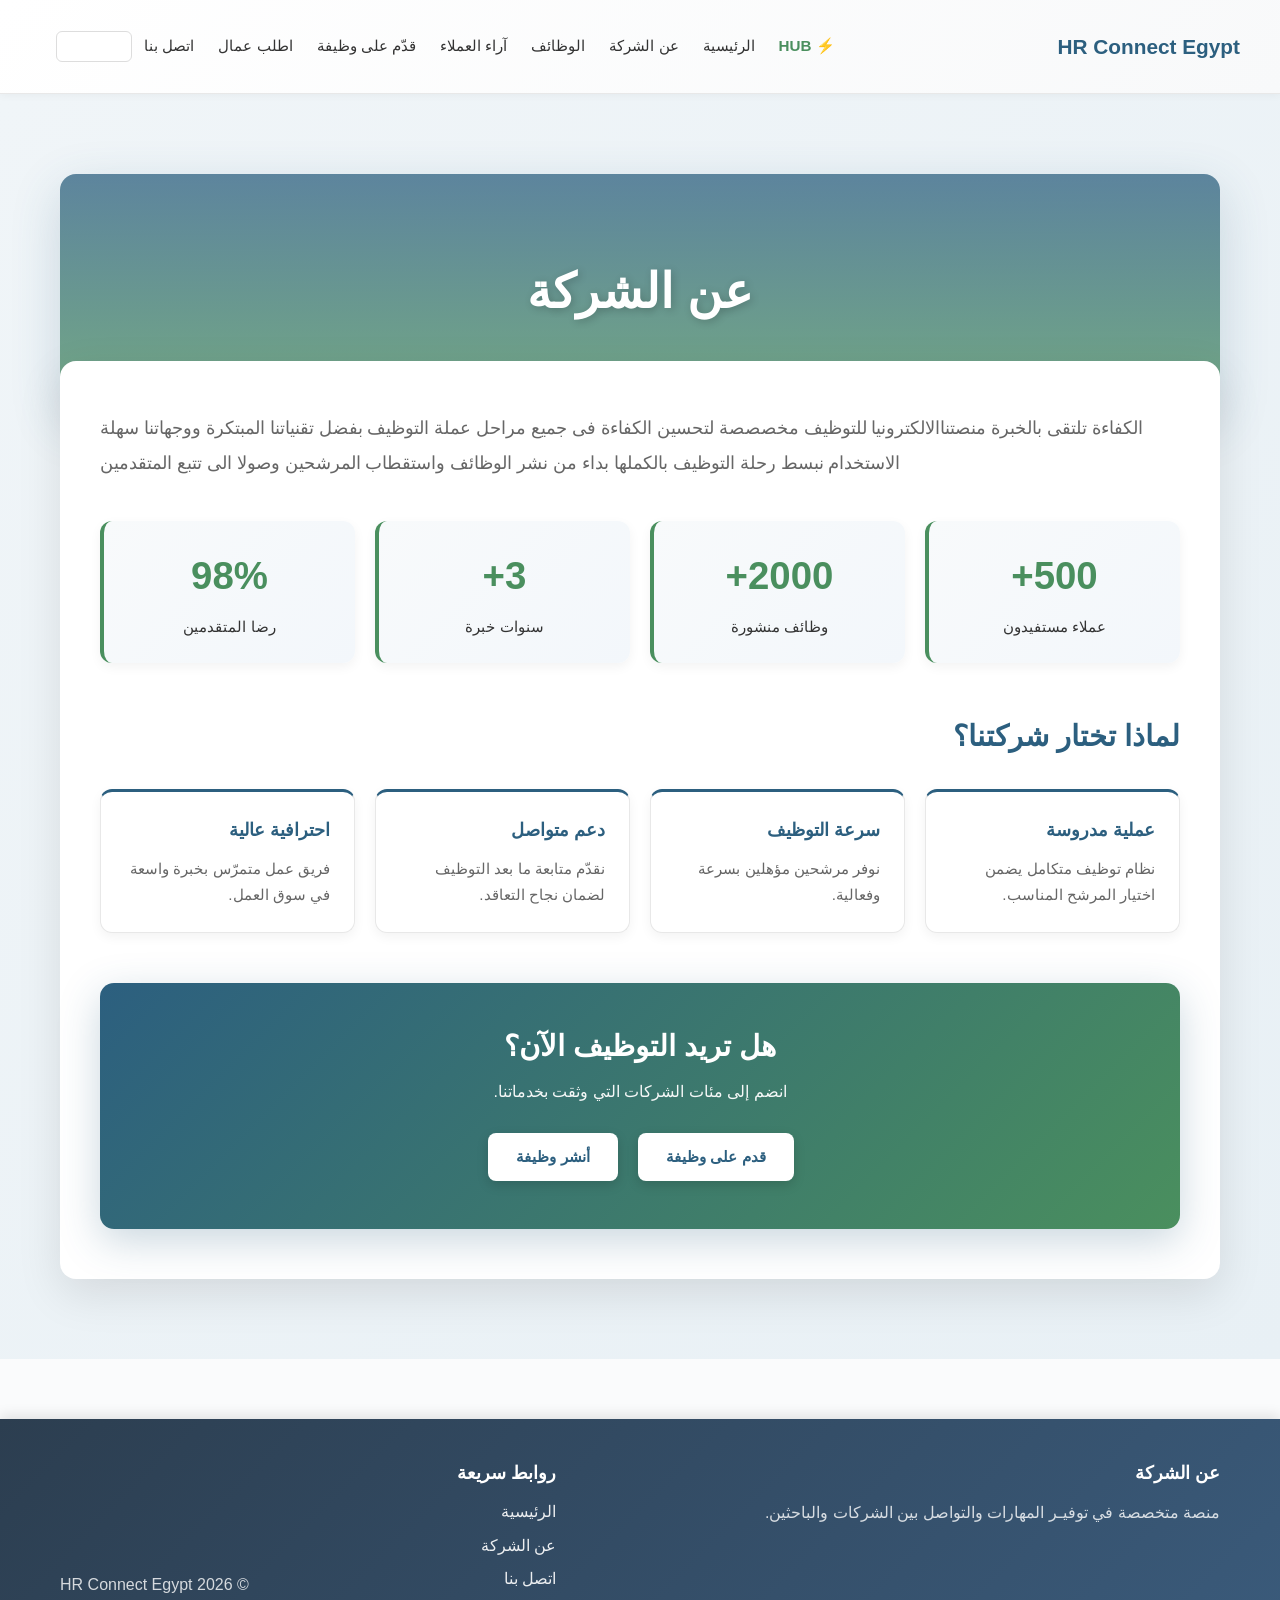
<file: about.html>
<!DOCTYPE html>
<html lang="ar">
<head>
  <meta charset="UTF-8">
  <meta name="viewport" content="width=device-width, initial-scale=1.0">
  <meta name="theme-color" content="#2c5f7f">
  <title>عن الشركة - HR Connect Egypt</title>
  <link rel="stylesheet" href="index.css">
  <style>
    :root{--primary:#2c5f7f;--accent:#4a8f5e;--light-bg:#f0f5f8;--text:#333;--text-light:#666}
    body{font-family:'Segoe UI',Tahoma,Geneva,Verdana,sans-serif;margin:0;color:var(--text);background:#fafbfc}
    .container{max-width:1200px;margin:0 auto;padding:0 20px}
    .navbar{background:linear-gradient(135deg,#fff 0%,#f8f9fa 100%);border-bottom:1px solid #e8e8e8;box-shadow:0 2px 8px rgba(0,0,0,0.04)}
    .navbar .container{display:flex;align-items:center;justify-content:space-between;padding:14px 0}
    .nav-brand{font-size:1.3rem;font-weight:700;color:var(--primary);display:flex;align-items:center;gap:6px}
    .nav-links{list-style:none;margin:0;padding:0;display:flex;gap:24px;align-items:center}
    .nav-links a{color:var(--text);text-decoration:none;font-weight:500;transition:color 0.3s;font-size:0.95rem}
    .nav-links a:hover{color:var(--accent)}
    .lang-switch{display:flex;gap:8px}
    .lang-btn{padding:7px 14px;border-radius:6px;border:1.5px solid #ddd;background:#fff;cursor:pointer;font-weight:600;font-size:0.8rem;transition:all 0.3s}
    .lang-btn:hover{border-color:var(--primary);color:var(--primary)}
    .lang-btn.active{background:linear-gradient(135deg,var(--primary),var(--accent));color:#fff;border-color:transparent;box-shadow:0 4px 12px rgba(44,95,127,0.2)}

    .about-page{padding:80px 0;background:linear-gradient(135deg,#f0f5f8 0%,#e8f0f5 100%);min-height:100vh}
    .about-page-header{background:linear-gradient(rgba(44,95,127,0.75),rgba(74,143,94,0.75)),url('https://images.unsplash.com/photo-1552664730-d307ca884978?w=1200&h=600&fit=crop');background-size:cover;background-position:center;padding:80px 40px;border-radius:16px;color:#fff;text-align:center;box-shadow:0 15px 50px rgba(44,95,127,0.2);animation:slideDown 0.6s ease}
    @keyframes slideDown{from{opacity:0;transform:translateY(-20px)}to{opacity:1;transform:translateY(0)}}
    .about-page-header h1{margin:0;font-size:3rem;font-weight:800;text-shadow:2px 2px 8px rgba(0,0,0,0.2)}
    .about-container{background:#fff;margin-top:-50px;padding:50px 40px;border-radius:16px;box-shadow:0 15px 45px rgba(0,0,0,0.1);position:relative;z-index:2;animation:slideUp 0.6s ease}
    @keyframes slideUp{from{opacity:0;transform:translateY(20px)}to{opacity:1;transform:translateY(0)}}
    .about-description{font-size:1.1rem;line-height:2;color:var(--text-light);text-align:left;margin-bottom:2rem}
    .stats{display:grid;grid-template-columns:repeat(auto-fit,minmax(200px,1fr));gap:20px;margin-top:40px}
    .stat{background:linear-gradient(135deg,#f8fafb 0%,#f3f7fb 100%);padding:24px;border-radius:12px;text-align:center;border-left:4px solid var(--accent);transition:all 0.3s;box-shadow:0 4px 12px rgba(0,0,0,0.05)}
    .stat:hover{transform:translateY(-4px);box-shadow:0 8px 24px rgba(74,143,94,0.15)}
    .stat h3{margin:0 0 0.5rem 0;color:var(--accent);font-size:2.4rem;font-weight:800}
    .stat p{margin:0;color:var(--text);font-weight:500;font-size:0.95rem}
    .about-features{margin-top:50px}
    .about-features h2{color:var(--primary);font-size:1.8rem;margin-bottom:30px;font-weight:700}
    .features-grid{display:grid;grid-template-columns:repeat(auto-fit,minmax(240px,1fr));gap:20px;margin-top:30px}
    .feature{background:#fff;padding:24px;border-radius:12px;border:1px solid #e8e8e8;transition:all 0.3s;box-shadow:0 4px 12px rgba(0,0,0,0.05);border-top:3px solid var(--primary)}
    .feature:hover{transform:translateY(-6px);box-shadow:0 12px 32px rgba(44,95,127,0.15);border-top-color:var(--accent)}
    .feature h3{color:var(--primary);font-size:1.1rem;margin-top:0;margin-bottom:12px;font-weight:700}
    .feature p{color:var(--text-light);line-height:1.7;margin:0;font-size:0.95rem}
    .cta-section{background:linear-gradient(135deg,var(--primary) 0%,var(--accent) 100%);color:#fff;padding:40px;border-radius:14px;margin-top:50px;text-align:center;box-shadow:0 12px 40px rgba(44,95,127,0.25);transition:all 0.3s}
    .cta-section:hover{transform:translateY(-4px);box-shadow:0 16px 50px rgba(44,95,127,0.35)}
    .cta-section h2{font-size:1.8rem;margin:0 0 10px 0;font-weight:700}
    .cta-section p{margin:0 0 20px 0;opacity:0.95;font-size:1rem}
    .cta-btn{display:inline-block;background:#fff;color:var(--primary);padding:12px 28px;border-radius:8px;text-decoration:none;font-weight:700;font-size:0.95rem;transition:all 0.3s;margin:8px;box-shadow:0 4px 12px rgba(0,0,0,0.15)}
    .cta-btn:hover{transform:translateY(-2px);box-shadow:0 6px 20px rgba(0,0,0,0.2)}

    footer{background:linear-gradient(135deg,#2c3e50 0%,#3a5a7a 100%);color:#fff;padding:40px 0 20px;margin-top:60px;box-shadow:0 -4px 12px rgba(0,0,0,0.1)}
    footer .container{display:flex;justify-content:space-between;flex-wrap:wrap;gap:30px}
    footer h4{color:#fff;font-size:1.1rem;margin-bottom:12px;font-weight:700}
    footer p{color:rgba(255,255,255,0.8);line-height:1.8;margin:0}
    footer a{color:rgba(255,255,255,0.9);text-decoration:none;transition:color 0.3s}
    footer a:hover{color:#fff}
    footer ul{list-style:none;padding:0;margin:0}
    footer li{margin-bottom:8px}

    /* language helpers */
    .lang-en{display:none}
    [dir="ltr"] .lang-en{display:block}
    [dir="ltr"] .lang-ar{display:none}
    [dir="rtl"] .lang-ar{display:block}
    [dir="rtl"] .lang-en{display:none}

    @media(max-width:768px){
      .about-page-header{padding:50px 20px}
      .about-page-header h1{font-size:2rem}
      .about-container{padding:30px 20px;margin-top:-30px}
      .stats{grid-template-columns:repeat(auto-fit,minmax(140px,1fr));gap:15px}
      .stat{padding:18px}
      .stat h3{font-size:1.8rem}
      .features-grid{grid-template-columns:1fr}
      .cta-section{padding:30px 20px}
      .cta-btn{display:block;margin:10px auto;width:90%}
    }
  </style>
</head>
<body>

  <nav class="navbar">
    <div class="container">
      <div class="nav-brand">HR Connect Egypt</div>
      <div style="display:flex;align-items:center;gap:12px">
        <ul class="nav-links" style="margin:0;display:flex;align-items:center">
          <li><a href="start.html" style="color:#4a8f5e;font-weight:700"><span class="lang-ar">⚡ HUB</span><span class="lang-en">⚡ HUB</span></a></li>
          <li><a href="landing.html"><span class="lang-ar">الرئيسية</span><span class="lang-en">Home</span></a></li>
          <li><a href="about.html"><span class="lang-ar">عن الشركة</span><span class="lang-en">About</span></a></li>
          <li><a href="jobs.html"><span class="lang-ar">الوظائف</span><span class="lang-en">Jobs</span></a></li>
          <li><a href="testimonials.html"><span class="lang-ar">آراء العملاء</span><span class="lang-en">Testimonials</span></a></li>
          <li><a href="worker.html"><span class="lang-ar">قدّم على وظيفة</span><span class="lang-en">Apply for Job</span></a></li>
          <li><a href="company.html"><span class="lang-ar">اطلب عمال</span><span class="lang-en">Request Workers</span></a></li>
          <li><a href="index.html#contact"><span class="lang-ar">اتصل بنا</span><span class="lang-en">Contact</span></a></li>
        </ul>
        <div class="lang-switch" style="margin-left:16px">
          <button id="btnAr" class="lang-btn">عربى</button>
          <button id="btnEn" class="lang-btn">English</button>
        </div>
      </div>
    </div>
  </nav>

  <section class="about-page">
    <div class="container">
      <div class="about-page-header">
        <h1><span class="lang-ar">عن الشركة</span><span class="lang-en">About the Company</span></h1>
      </div>

      <div class="about-container">
        <p class="about-description">
          <span class="lang-ar">الكفاءة تلتقى بالخبرة منصتناالالكترونيا للتوظيف مخصصصة لتحسين الكفاءة فى جميع مراحل عملة التوظيف بفضل تقنياتنا المبتكرة  ووجهاتنا سهلة الاستخدام نبسط رحلة التوظيف بالكملها بداء من نشر الوظائف واستقطاب المرشحين وصولا الى تتبع المتقدمين</span>
          <span class="lang-en">Efficiency meets experience. Our online recruitment platform is designed to enhance efficiency at every stage of the hiring process through our innovative technologies and user-friendly interface. We simplify the entire hiring journey from job posting to candidate tracking.</span>
        </p>

        <div class="stats">
          <div class="stat">
            <h3>500+</h3>
            <p><span class="lang-ar">عملاء مستفيدون</span><span class="lang-en">Clients Served</span></p>
          </div>
          <div class="stat">
            <h3>2000+</h3>
            <p><span class="lang-ar">وظائف منشورة</span><span class="lang-en">Jobs Posted</span></p>
          </div>
          <div class="stat">
            <h3>3+</h3>
            <p><span class="lang-ar">سنوات خبرة</span><span class="lang-en">Years of Experience</span></p>
          </div>
          <div class="stat">
            <h3>98%</h3>
            <p><span class="lang-ar">رضا المتقدمين</span><span class="lang-en">Candidate Satisfaction</span></p>
          </div>
        </div>

        <div class="about-features">
          <h2><span class="lang-ar">لماذا تختار شركتنا؟</span><span class="lang-en">Why choose us?</span></h2>
          <div class="features-grid">
            <div class="feature">
              <h3><span class="lang-ar">عملية مدروسة</span><span class="lang-en">Structured Process</span></h3>
              <p><span class="lang-ar">نظام توظيف متكامل يضمن اختيار المرشح المناسب.</span><span class="lang-en">A complete recruitment system that ensures the right fit.</span></p>
            </div>
            <div class="feature">
              <h3><span class="lang-ar">سرعة التوظيف</span><span class="lang-en">Fast Hiring</span></h3>
              <p><span class="lang-ar">نوفر مرشحين مؤهلين بسرعة وفعالية.</span><span class="lang-en">We deliver qualified candidates quickly and effectively.</span></p>
            </div>
            <div class="feature">
              <h3><span class="lang-ar">دعم متواصل</span><span class="lang-en">Ongoing Support</span></h3>
              <p><span class="lang-ar">نقدّم متابعة ما بعد التوظيف لضمان نجاح التعاقد.</span><span class="lang-en">We provide post-hire follow-up to ensure success.</span></p>
            </div>
            <div class="feature">
              <h3><span class="lang-ar">احترافية عالية</span><span class="lang-en">High Professionalism</span></h3>
              <p><span class="lang-ar">فريق عمل متمرّس بخبرة واسعة في سوق العمل.</span><span class="lang-en">An experienced team with deep market knowledge.</span></p>
            </div>
          </div>
        </div>

        <div class="cta-section">
          <h2><span class="lang-ar">هل تريد التوظيف الآن؟</span><span class="lang-en">Ready to hire?</span></h2>
          <p><span class="lang-ar">انضم إلى مئات الشركات التي وثقت بخدماتنا.</span><span class="lang-en">Join hundreds of companies that trusted our services.</span></p>
          <div style="margin-top:16px">
            <a href="worker.html" class="cta-btn"><span class="lang-ar">قدم على وظيفة</span><span class="lang-en">Apply for a job</span></a>
            <a href="company.html" class="cta-btn" style="margin-left:10px"><span class="lang-ar">أنشر وظيفة</span><span class="lang-en">Post a job</span></a>
          </div>
        </div>

      </div>
    </div>
  </section>

  <footer>
    <div class="container">
      <div>
        <h4><span class="lang-ar">عن الشركة</span><span class="lang-en">About</span></h4>
        <p><span class="lang-ar">منصة متخصصة في توفيـر المهارات والتواصل بين الشركات والباحثين.</span><span class="lang-en">A platform specialized in matching skills and connecting companies with seekers.</span></p>
      </div>
      <div>
        <h4><span class="lang-ar">روابط سريعة</span><span class="lang-en">Quick Links</span></h4>
        <ul>
          <li><a href="landing.html"><span class="lang-ar">الرئيسية</span><span class="lang-en">Home</span></a></li>
          <li><a href="about.html"><span class="lang-ar">عن الشركة</span><span class="lang-en">About</span></a></li>
          <li><a href="index.html#contact"><span class="lang-ar">اتصل بنا</span><span class="lang-en">Contact</span></a></li>
        </ul>
      </div>
      <div style="align-self:flex-end">
        <p>&copy; 2026 HR Connect Egypt</p>
      </div>
    </div>
  </footer>

  <script>
    (function(){
      const btnAr = document.getElementById('btnAr');
      const btnEn = document.getElementById('btnEn');
      function setLang(lang){
        if(lang==='en'){
          document.documentElement.lang='en';
          document.documentElement.dir='ltr';
          btnEn.classList.add('active'); btnAr.classList.remove('active');
        } else {
          document.documentElement.lang='ar';
          document.documentElement.dir='rtl';
          btnAr.classList.add('active'); btnEn.classList.remove('active');
        }
        // show only the opposite-language button
        updateLangButtons(lang);
        localStorage.setItem('siteLang',lang);
      }

      function updateLangButtons(lang){
        if(lang==='en'){
          btnAr.style.display = 'inline-block';
          btnEn.style.display = 'none';
        } else {
          btnEn.style.display = 'inline-block';
          btnAr.style.display = 'none';
        }
      }

      btnAr.addEventListener('click',()=>setLang('ar'));
      btnEn.addEventListener('click',()=>setLang('en'));
      // initialize
      const saved = localStorage.getItem('siteLang') || 'ar';
      setLang(saved);
    })();
  </script>
</body>
</html>
</file>
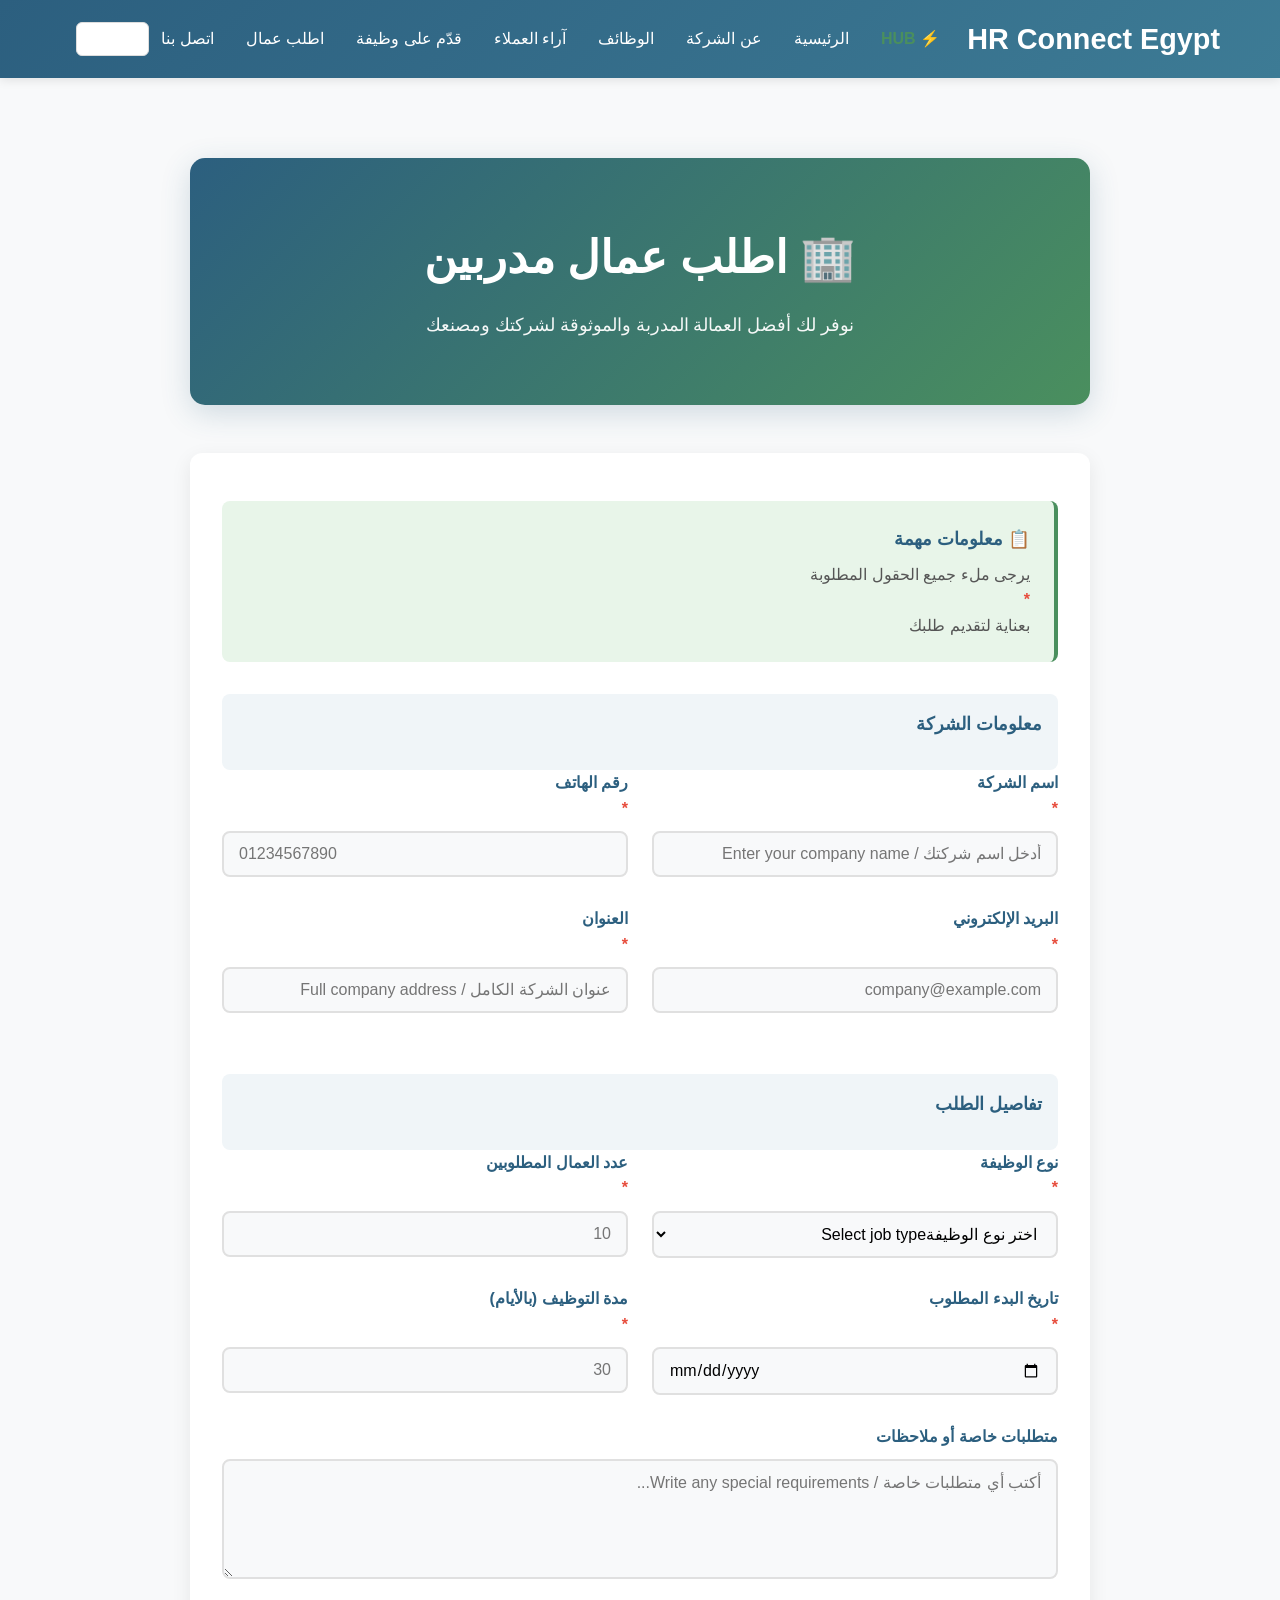
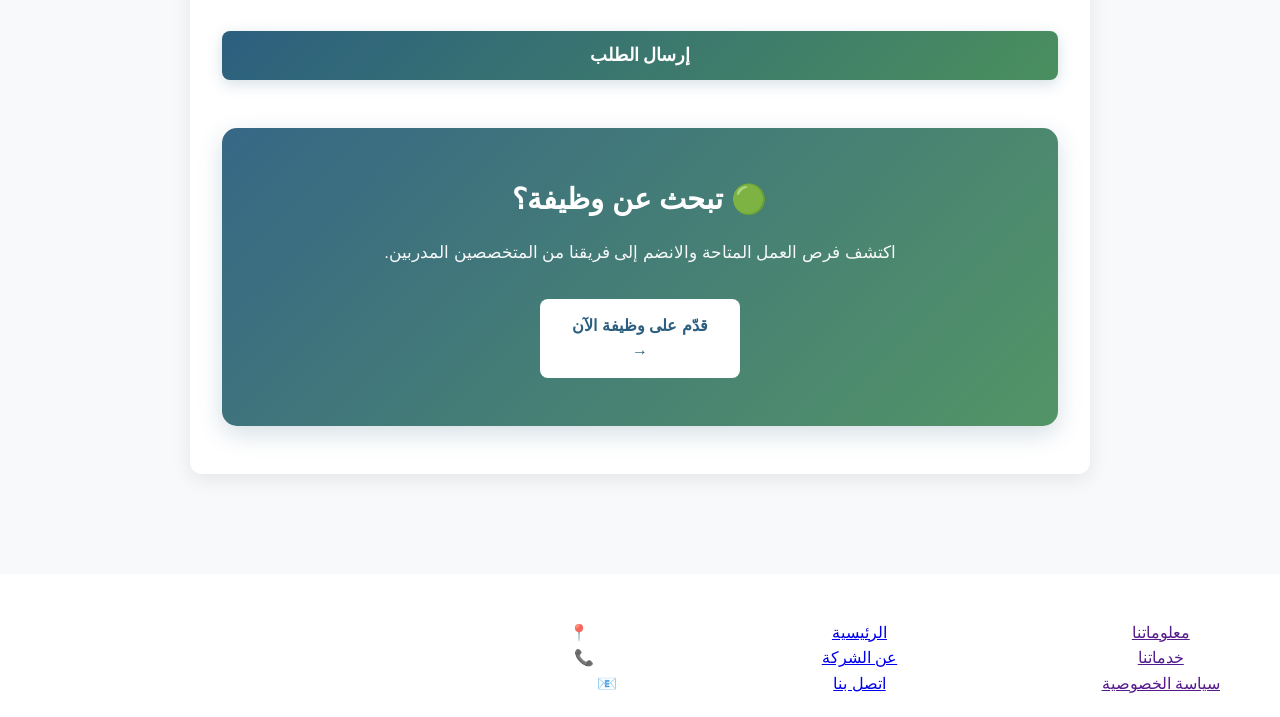
<file: company.html>
<!DOCTYPE html>
<html lang="ar">
<head>
  <meta charset="UTF-8">
  <meta name="viewport" content="width=device-width, initial-scale=1.0">
  <meta name="theme-color" content="#2c5f7f">
  <title>اطلب عمال - HR Connect Egypt</title>
  <link rel="stylesheet" href="index.css">
  <style>
    /* language helpers */
    :root{--primary:#2c5f7f;--accent:#4a8f5e}
    .lang-en{display:none}
    [dir="ltr"] .lang-en{display:block}
    [dir="ltr"] .lang-ar{display:none}
    [dir="rtl"] .lang-ar{display:block}
    [dir="rtl"] .lang-en{display:none}

    .lang-btn{padding:8px 12px;border-radius:6px;border:1px solid #ddd;background:#fff;cursor:pointer}
    .lang-btn.active{background:var(--primary);color:#fff;border-color:var(--primary)}

    /* Request Workers Page Styles */
    .request-page {
      padding: 80px 20px;
      background-color: #f8f9fa;
      min-height: 100vh;
    }

    .request-container {
      max-width: 900px;
      margin: 0 auto;
    }

    .request-header {
      background: linear-gradient(135deg, #2c5f7f 0%, #4a8f5e 100%);
      color: white;
      padding: 4rem 2rem;
      border-radius: 15px;
      text-align: center;
      margin-bottom: 3rem;
      box-shadow: 0 8px 30px rgba(44, 95, 127, 0.2);
    }

    .request-header h1 {
      font-size: 2.8rem;
      margin-bottom: 1rem;
      font-weight: bold;
    }

    .request-header p {
      font-size: 1.1rem;
      opacity: 0.95;
      line-height: 1.8;
    }

    .request-form-wrapper {
      background: white;
      padding: 3rem 2rem;
      border-radius: 12px;
      box-shadow: 0 6px 20px rgba(0, 0, 0, 0.08);
    }

    .form-group {
      margin-bottom: 1.8rem;
    }

    .form-group label {
      display: block;
      margin-bottom: 0.6rem;
      font-weight: 600;
      color: #2c5f7f;
      font-size: 1rem;
    }

    .form-group input,
    .form-group select,
    .form-group textarea {
      width: 100%;
      padding: 12px 15px;
      border: 2px solid #e0e0e0;
      border-radius: 8px;
      font-size: 1rem;
      font-family: inherit;
      transition: all 0.3s ease;
      background-color: #f8f9fa;
    }

    .form-group input:focus,
    .form-group select:focus,
    .form-group textarea:focus {
      outline: none;
      border-color: #4a8f5e;
      background-color: white;
      box-shadow: 0 0 0 3px rgba(74, 143, 94, 0.1);
    }

    .form-group textarea {
      resize: vertical;
      min-height: 120px;
    }

    .form-row {
      display: grid;
      grid-template-columns: 1fr 1fr;
      gap: 1.5rem;
    }

    .form-group-full {
      grid-column: 1 / -1;
    }

    .btn-submit {
      width: 100%;
      padding: 14px 30px;
      background: linear-gradient(135deg, #2c5f7f 0%, #4a8f5e 100%);
      color: white;
      border: none;
      border-radius: 8px;
      font-size: 1.1rem;
      font-weight: 600;
      cursor: pointer;
      transition: all 0.3s ease;
      box-shadow: 0 4px 15px rgba(44, 95, 127, 0.2);
      margin-top: 1rem;
    }

    .btn-submit:hover {
      transform: translateY(-3px);
      box-shadow: 0 6px 25px rgba(44, 95, 127, 0.3);
    }

    .btn-submit:active {
      transform: translateY(-1px);
    }

    .form-info {
      background: #e8f5e9;
      padding: 1.5rem;
      border-radius: 8px;
      margin-bottom: 2rem;
      border-right: 4px solid #4a8f5e;
    }

    .form-info h3 {
      color: #2c5f7f;
      margin-bottom: 0.5rem;
      font-size: 1.1rem;
    }

    .form-info p {
      color: #555;
      margin: 0;
      line-height: 1.6;
    }

    .required {
      color: #e74c3c;
      font-weight: bold;
    }

    .form-columns {
      display: grid;
      grid-template-columns: 1fr 1fr;
      gap: 1.5rem;
    }

    .form-column {
      padding: 1rem;
      background: #f0f5f8;
      border-radius: 8px;
    }

    .form-column h3 {
      color: #2c5f7f;
      margin-bottom: 1rem;
      font-size: 1.1rem;
    }

    @media (max-width: 768px) {
      .request-page {
        padding: 40px 15px;
      }

      .request-header {
        padding: 3rem 1.5rem;
      }

      .request-header h1 {
        font-size: 2rem;
      }

      .request-form-wrapper {
        padding: 2rem 1.5rem;
      }

      .form-row {
        grid-template-columns: 1fr;
      }

      .form-columns {
        grid-template-columns: 1fr;
      }

      .form-column {
        padding: 1rem;
      }
    }

    .success-message {
      display: none;
      background: #d4edda;
      color: #155724;
      padding: 1.5rem;
      border-radius: 8px;
      margin-bottom: 1.5rem;
      border-left: 4px solid #28a745;
    }

    .success-message.show {
      display: block;
    }
  </style>
</head>
<body>

  <!-- شريط التنقل -->
  <nav class="navbar">
    <div class="container">
      <div class="nav-brand">HR Connect Egypt</div>
      <div style="display:flex;align-items:center;gap:12px">
        <ul class="nav-links" style="margin:0;display:flex;align-items:center">
          <li><a href="start.html" style="color:#4a8f5e;font-weight:700"><span class="lang-ar">⚡ HUB</span><span class="lang-en">⚡ HUB</span></a></li>
          <li><a href="landing.html"><span class="lang-ar">الرئيسية</span><span class="lang-en">Home</span></a></li>
          <li><a href="about.html"><span class="lang-ar">عن الشركة</span><span class="lang-en">About</span></a></li>
          <li><a href="jobs.html"><span class="lang-ar">الوظائف</span><span class="lang-en">Jobs</span></a></li>
          <li><a href="testimonials.html"><span class="lang-ar">آراء العملاء</span><span class="lang-en">Testimonials</span></a></li>
          <li><a href="worker.html"><span class="lang-ar">قدّم على وظيفة</span><span class="lang-en">Apply for Job</span></a></li>
          <li><a href="company.html"><span class="lang-ar">اطلب عمال</span><span class="lang-en">Request Workers</span></a></li>
          <li><a href="index.html#contact"><span class="lang-ar">اتصل بنا</span><span class="lang-en">Contact</span></a></li>
        </ul>
        <div class="lang-switch" style="margin-left:16px;display:flex;gap:8px">
          <button id="btnAr" class="lang-btn">عربى</button>
          <button id="btnEn" class="lang-btn">English</button>
        </div>
      </div>
    </div>
  </nav>

  <!-- صفحة طلب عمال -->
  <section class="request-page">
    <div class="request-container">
      <!-- Header -->
      <div class="request-header">
        <h1 id="pageTitle"><span class="lang-ar">🏢 اطلب عمال مدربين</span><span class="lang-en">Request Trained Workers</span></h1>
        <p id="pageSubtitle"><span class="lang-ar">نوفر لك أفضل العمالة المدربة والموثوقة لشركتك ومصنعك</span><span class="lang-en">We provide the best trained and reliable workforce for your company and factory</span></p>
      </div>

      <!-- Form -->
      <div class="request-form-wrapper">
        <div class="form-info">
          <h3 id="infoTitle"><span class="lang-ar">📋 معلومات مهمة</span><span class="lang-en">Important Information</span></h3>
          <p id="infoText"><span class="lang-ar">يرجى ملء جميع الحقول المطلوبة</span><span class="lang-en">Please fill all required fields</span> <span class="required">*</span> <span class="lang-ar">بعناية لتقديم طلبك</span><span class="lang-en">carefully to submit your request</span></p>
        </div>

        <form id="companyRequestForm">
          <!-- Section 1: Company Information -->
          <div class="form-column">
            <h3 id="companyInfoTitle"><span class="lang-ar">معلومات الشركة</span><span class="lang-en">Company Information</span></h3>
          </div>

          <div class="form-row">
            <div class="form-group">
              <label for="companyNameInput" id="companyNameLabel"><span class="lang-ar">اسم الشركة</span><span class="lang-en">Company Name</span> <span class="required">*</span></label>
              <input type="text" id="companyNameInput" placeholder="أدخل اسم شركتك / Enter your company name" required>
            </div>
            <div class="form-group">
              <label for="companyPhoneInput" id="companyPhoneLabel"><span class="lang-ar">رقم الهاتف</span><span class="lang-en">Phone Number</span> <span class="required">*</span></label>
              <input type="tel" id="companyPhoneInput" placeholder="01234567890" required>
            </div>
          </div>

          <div class="form-row">
            <div class="form-group">
              <label for="companyEmailInput" id="companyEmailLabel"><span class="lang-ar">البريد الإلكتروني</span><span class="lang-en">Email</span> <span class="required">*</span></label>
              <input type="email" id="companyEmailInput" placeholder="company@example.com" required>
            </div>
            <div class="form-group">
              <label for="companyAddressInput" id="companyAddressLabel"><span class="lang-ar">العنوان</span><span class="lang-en">Address</span> <span class="required">*</span></label>
              <input type="text" id="companyAddressInput" placeholder="عنوان الشركة الكامل / Full company address" required>
            </div>
          </div>

          <!-- Section 2: Job Request Information -->
          <div class="form-column" style="margin-top: 2rem;">
            <h3 id="jobRequestTitle"><span class="lang-ar">تفاصيل الطلب</span><span class="lang-en">Request Details</span></h3>
          </div>

          <div class="form-row">
            <div class="form-group">
              <label for="jobTypeSelect" id="jobTypeLabel"><span class="lang-ar">نوع الوظيفة</span><span class="lang-en">Job Type</span> <span class="required">*</span></label>
              <select id="jobTypeSelect" required>
                <option value=""><span class="lang-ar">اختر نوع الوظيفة</span><span class="lang-en">Select job type</span></option>
                <option value="electrical"><span class="lang-ar">كهربائي</span><span class="lang-en">Electrical</span></option>
                <option value="mechanical"><span class="lang-ar">ميكانيكي</span><span class="lang-en">Mechanical</span></option>
                <option value="construction"><span class="lang-ar">عمال بناء</span><span class="lang-en">Construction</span></option>
                <option value="security"><span class="lang-ar">أمن وحراسة</span><span class="lang-en">Security</span></option>
                <option value="cleaning"><span class="lang-ar">نظافة</span><span class="lang-en">Cleaning</span></option>
                <option value="maintenance"><span class="lang-ar">صيانة</span><span class="lang-en">Maintenance</span></option>
                <option value="other"><span class="lang-ar">أخرى</span><span class="lang-en">Other</span></option>
              </select>
            </div>
            <div class="form-group">
              <label for="numWorkersInput" id="numWorkersLabel"><span class="lang-ar">عدد العمال المطلوبين</span><span class="lang-en">Number of Workers</span> <span class="required">*</span></label>
              <input type="number" id="numWorkersInput" min="1" max="1000" placeholder="10" required>
            </div>
          </div>

          <div class="form-row">
            <div class="form-group">
              <label for="startDateInput" id="startDateLabel"><span class="lang-ar">تاريخ البدء المطلوب</span><span class="lang-en">Start Date</span> <span class="required">*</span></label>
              <input type="date" id="startDateInput" required>
            </div>
            <div class="form-group">
              <label for="durationInput" id="durationLabel"><span class="lang-ar">مدة التوظيف (بالأيام)</span><span class="lang-en">Duration (Days)</span> <span class="required">*</span></label>
              <input type="number" id="durationInput" min="1" max="365" placeholder="30" required>
            </div>
          </div>

          <!-- Section 3: Special Requirements -->
          <div class="form-group form-group-full">
            <label for="requirementsInput" id="requirementsLabel"><span class="lang-ar">متطلبات خاصة أو ملاحظات</span><span class="lang-en">Special Requirements or Notes</span></label>
            <textarea id="requirementsInput" placeholder="أكتب أي متطلبات خاصة / Write any special requirements..."></textarea>
          </div>

          <!-- Submit Button -->
          <button type="submit" class="btn-submit" id="submitBtn"><span class="lang-ar">إرسال الطلب</span><span class="lang-en">Submit Request</span></button>
        </form>

        <div class="success-message" id="successMessage">
          <strong><span class="lang-ar">✓ تم إرسال طلبك بنجاح!</span><span class="lang-en">✓ Your request submitted successfully!</span></strong> <span class="lang-ar">سيقوم فريقنا بالتواصل معك قريباً.</span><span class="lang-en">Our team will contact you soon.</span>
        </div>

        <!-- Cross Promotion CTA -->
        <div style="background:linear-gradient(135deg,rgba(44,95,127,0.95),rgba(74,143,94,0.95));color:white;padding:3rem 2rem;border-radius:15px;margin-top:3rem;text-align:center;box-shadow:0 8px 25px rgba(44,95,127,0.2)">
          <h3 style="font-size:1.8rem;margin-bottom:1rem;font-weight:bold"><span class="lang-ar">🟢 تبحث عن وظيفة؟</span><span class="lang-en">🟢 Looking for a Job?</span></h3>
          <p style="font-size:1.05rem;margin-bottom:2rem;opacity:0.95;line-height:1.7"><span class="lang-ar">اكتشف فرص العمل المتاحة والانضم إلى فريقنا من المتخصصين المدربين.</span><span class="lang-en">Discover available job opportunities and join our team of trained professionals.</span></p>
          <a href="worker.html" style="display:inline-block;background:white;color:#2c5f7f;padding:14px 32px;border-radius:8px;text-decoration:none;font-weight:700;transition:all 0.3s;font-size:1rem"><span class="lang-ar">قدّم على وظيفة الآن</span><span class="lang-en">Apply Now</span> →</a>
        </div>
      </div>
    </div>
  </section>
  <script>
    (function(){
      const btnAr = document.getElementById('btnAr');
      const btnEn = document.getElementById('btnEn');
      function setLang(lang){
        if(lang==='en'){
          document.documentElement.lang='en';
          document.documentElement.dir='ltr';
          btnEn.classList.add('active'); btnAr.classList.remove('active');
        } else {
          document.documentElement.lang='ar';
          document.documentElement.dir='rtl';
          btnAr.classList.add('active'); btnEn.classList.remove('active');
        }
        // show only the opposite-language button
        updateLangButtons(lang);
        localStorage.setItem('companySiteLang',lang);
      }

      function updateLangButtons(lang){
        if(lang==='en'){
          btnAr.style.display = 'inline-block';
          btnEn.style.display = 'none';
        } else {
          btnEn.style.display = 'inline-block';
          btnAr.style.display = 'none';
        }
      }

      btnAr.addEventListener('click',()=>setLang('ar'));
      btnEn.addEventListener('click',()=>setLang('en'));
      // initialize
      const saved = localStorage.getItem('companySiteLang') || 'ar';
      setLang(saved);
    })();

    // Handle form submission
    document.getElementById('companyRequestForm').addEventListener('submit', function(e) {
      e.preventDefault();
      
      // Get form data
      const formData = {
        companyName: document.getElementById('companyNameInput').value,
        phone: document.getElementById('companyPhoneInput').value,
        email: document.getElementById('companyEmailInput').value,
        address: document.getElementById('companyAddressInput').value,
        jobType: document.getElementById('jobTypeSelect').value,
        numWorkers: document.getElementById('numWorkersInput').value,
        startDate: document.getElementById('startDateInput').value,
        duration: document.getElementById('durationInput').value,
        requirements: document.getElementById('requirementsInput').value
      };

      // Log form data for demonstration
      console.log('Form Data:', formData);

      // Show success message
      document.getElementById('successMessage').classList.add('show');

      // Reset form
      this.reset();

      // Hide success message after 5 seconds
      setTimeout(() => {
        document.getElementById('successMessage').classList.remove('show');
      }, 5000);

      // Scroll to success message
      document.getElementById('successMessage').scrollIntoView({ behavior: 'smooth' });
    });
  </script>
  <script src="index.js"></script>
  <!-- Footer Start -->
  <footer class="footer" style="background:#fff;padding:20px 0;margin-top:20px">
    <div class="container" style="display:flex;justify-content:space-between;flex-wrap:wrap;gap:16px">
      <div>
        <h4><span class="lang-ar">الشركة</span><span class="lang-en">Company</span></h4>
        <ul style="list-style:none;padding:0;margin:0">
          <li><a href=""><span class="lang-ar">معلوماتنا</span><span class="lang-en">About Us</span></a></li>
          <li><a href=""><span class="lang-ar">خدماتنا</span><span class="lang-en">Services</span></a></li>
          <li><a href=""><span class="lang-ar">سياسة الخصوصية</span><span class="lang-en">Privacy Policy</span></a></li>
        </ul>
      </div>
      <div>
        <h4><span class="lang-ar">روابط سريعة</span><span class="lang-en">Quick Links</span></h4>
        <ul style="list-style:none;padding:0;margin:0">
          <li><a href="landing.html"><span class="lang-ar">الرئيسية</span><span class="lang-en">Home</span></a></li>
          <li><a href="about.html"><span class="lang-ar">عن الشركة</span><span class="lang-en">About</span></a></li>
          <li><a href="index.html#contact"><span class="lang-ar">اتصل بنا</span><span class="lang-en">Contact</span></a></li>
        </ul>
      </div>
      <div>
        <h4><span class="lang-ar">اتصل بنا</span><span class="lang-en">Contact Us</span></h4>
        <p style="margin:0"><span class="lang-ar">📍 القاهرة, مصر</span><span class="lang-en">📍 Cairo, Egypt</span></p>
        <p style="margin:0"><span class="lang-ar">📞 01096705064</span><span class="lang-en">📞 +20 109 6705064</span></p>
        <p style="margin:0">📧 hirenow@gmail.com</p>
      </div>
      <div style="align-self:flex-end">
        <p>&copy; 2026 HR Connect Egypt</p>
      </div>
    </div>
  </footer>
</body>
</html>
</file>
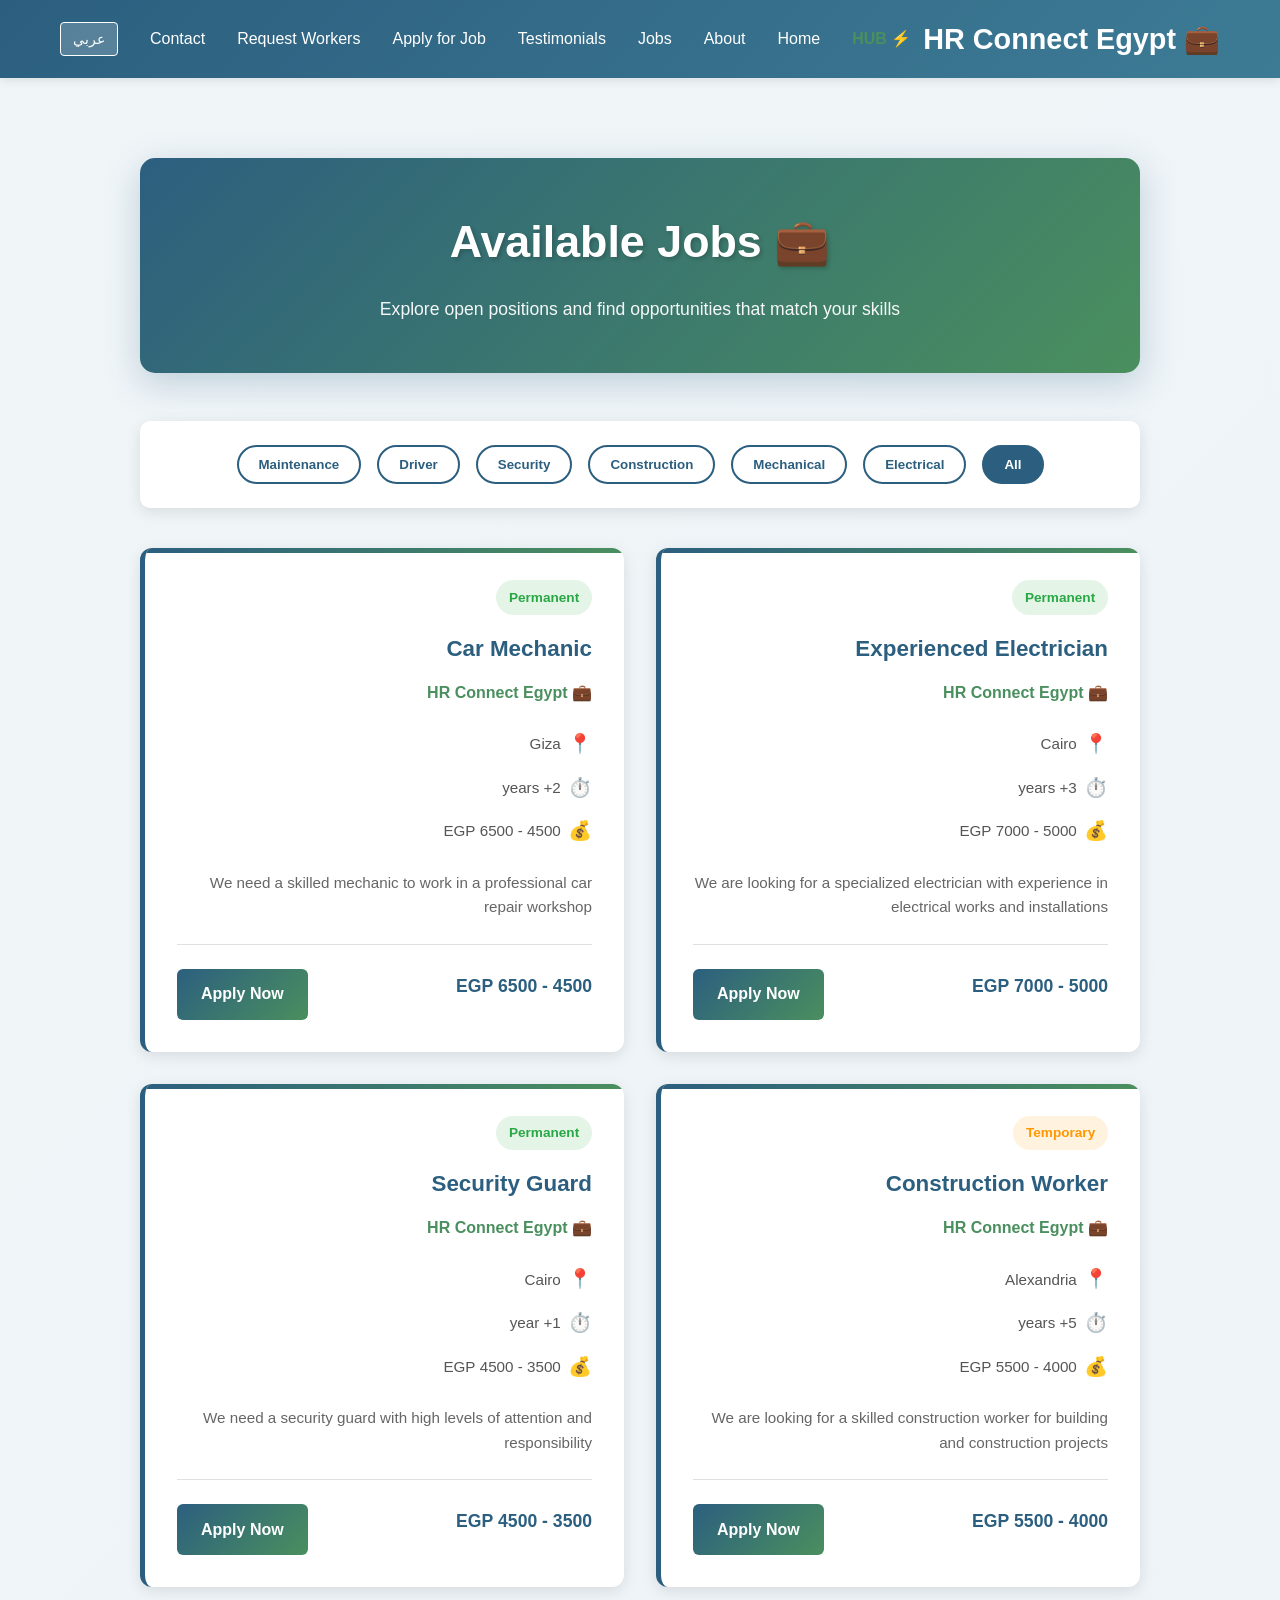
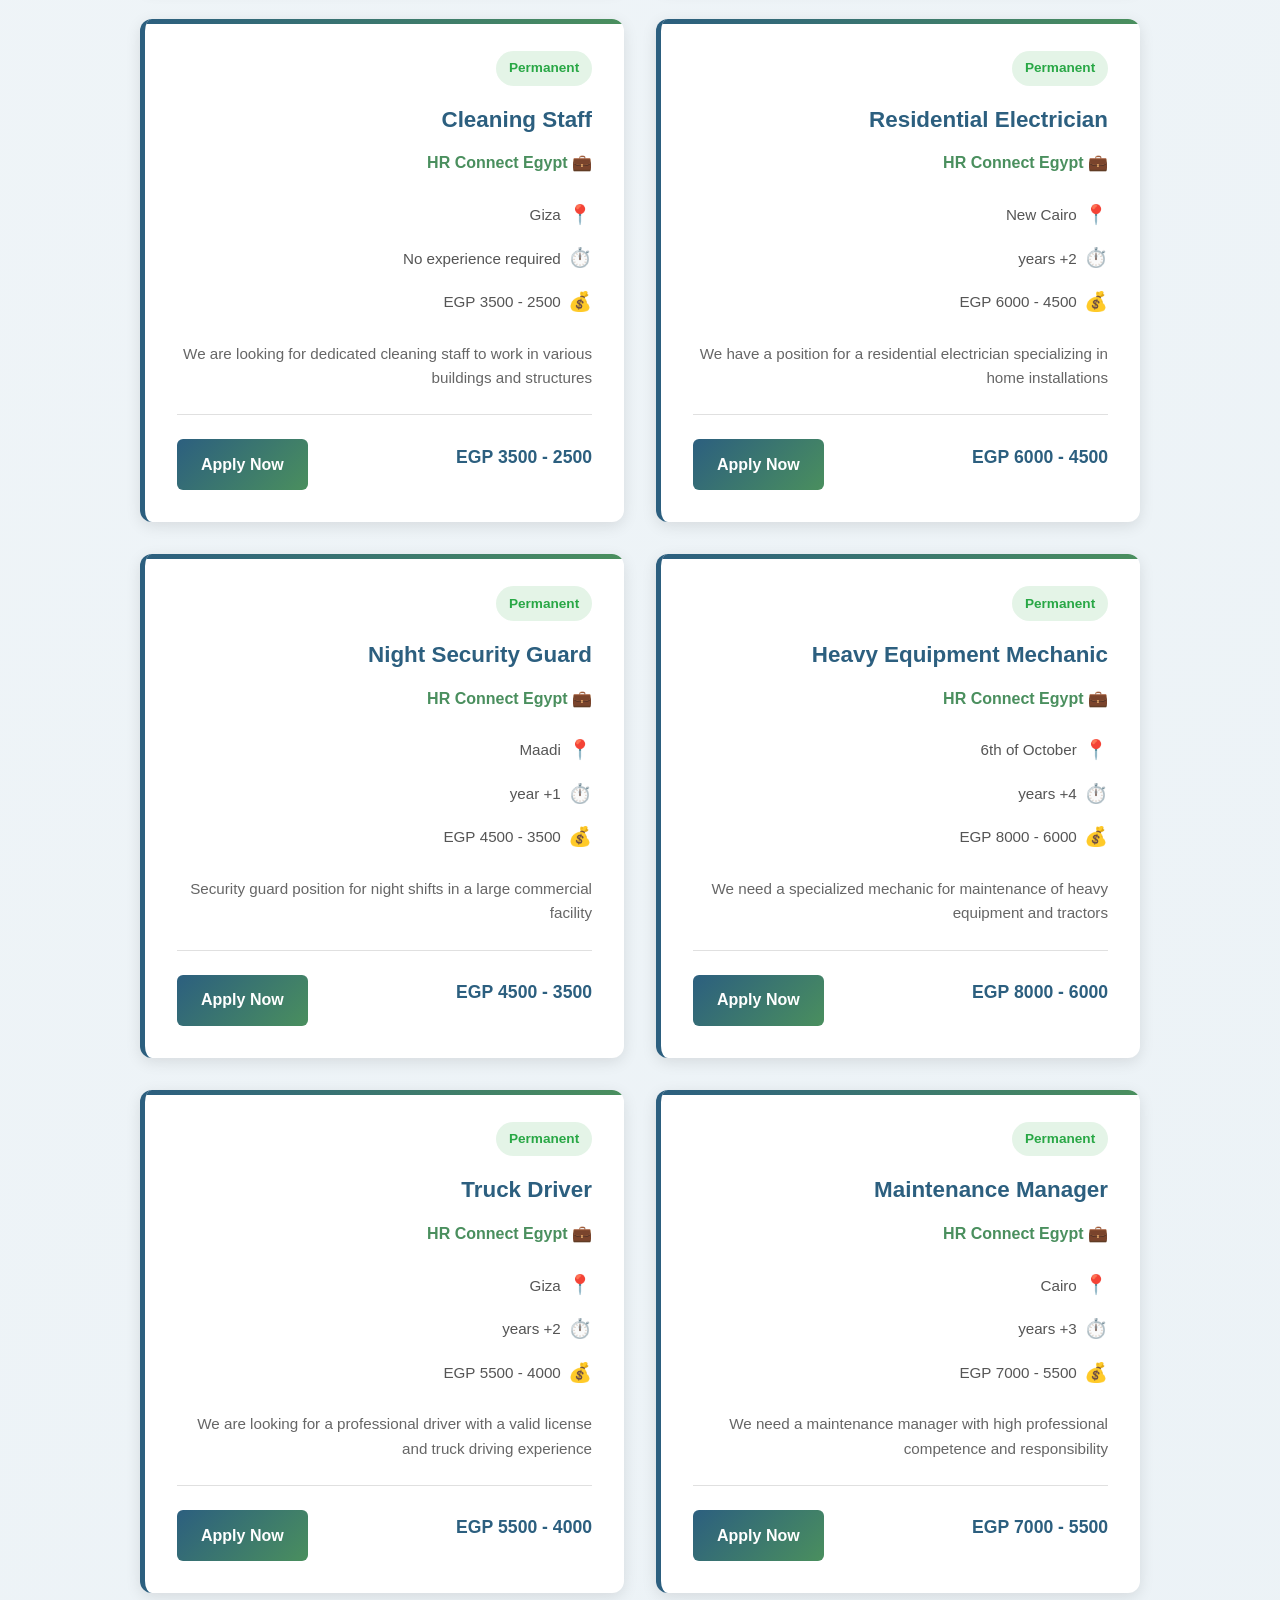
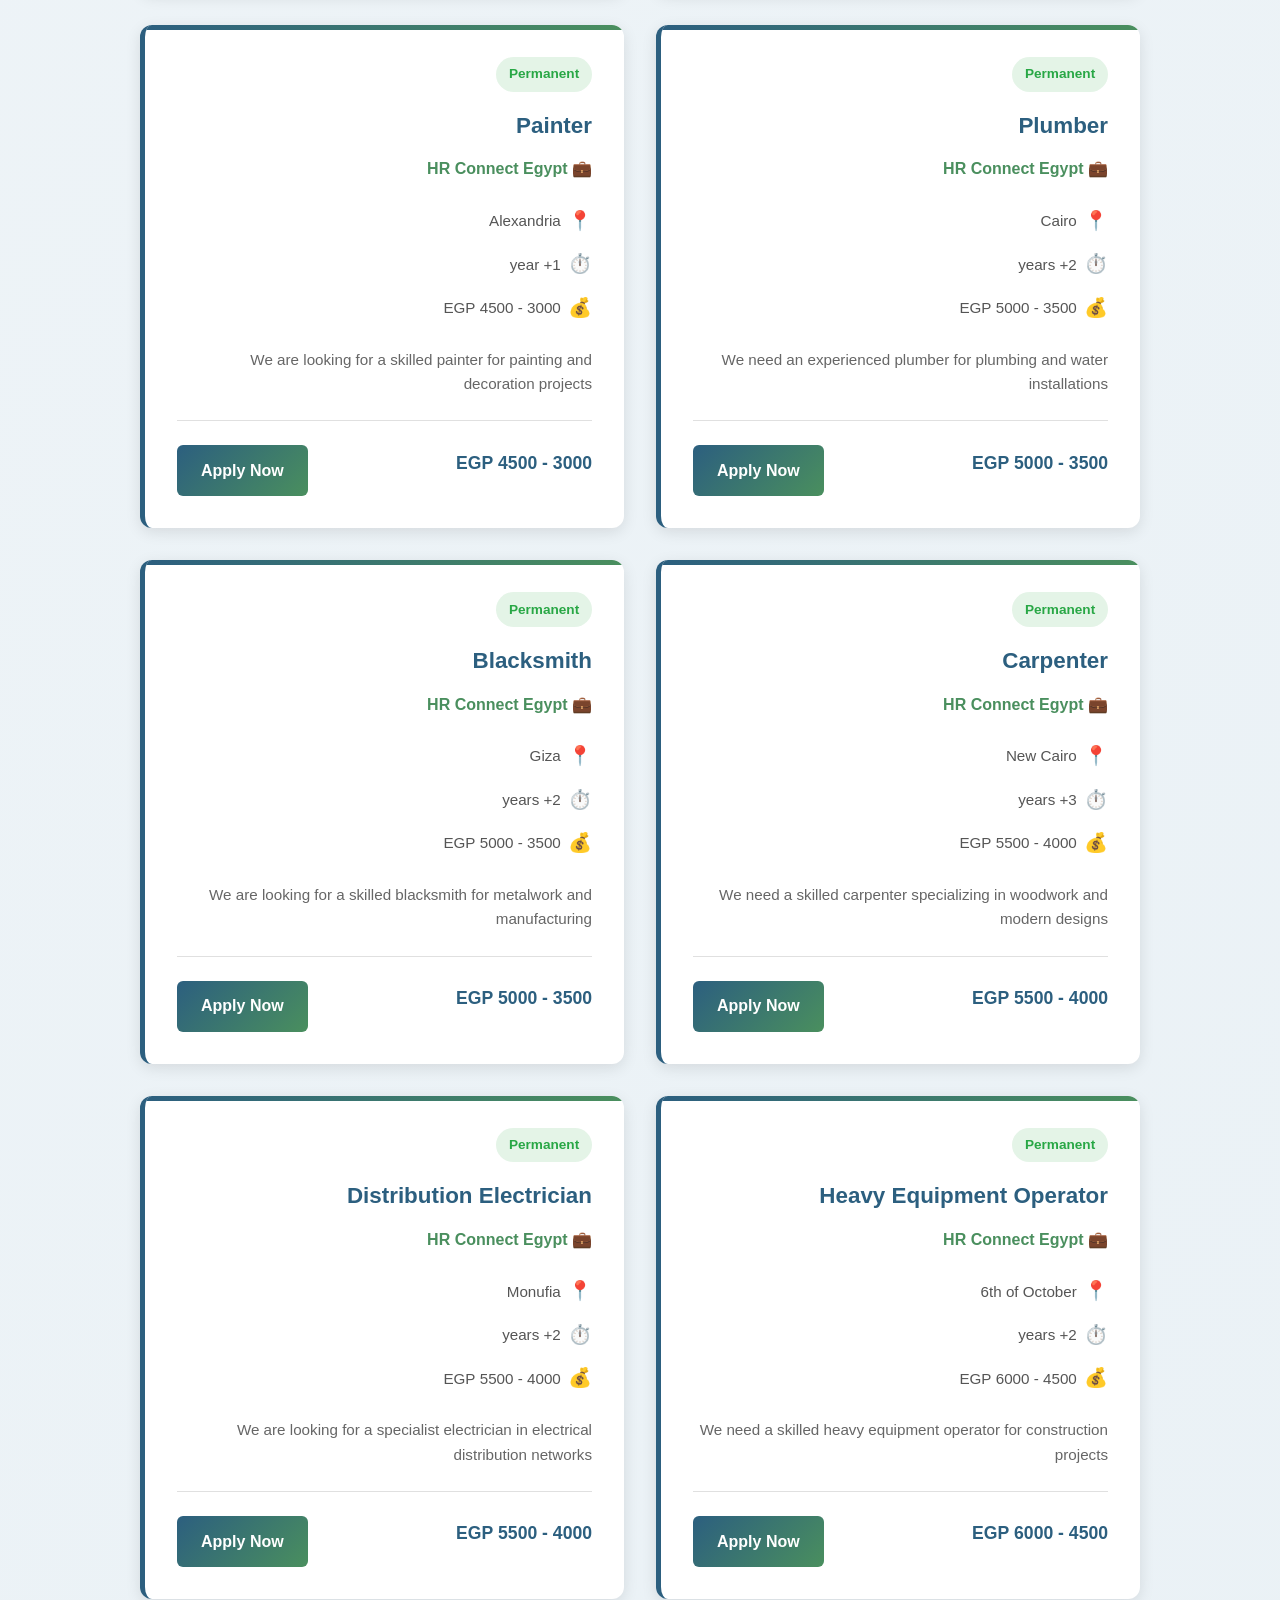
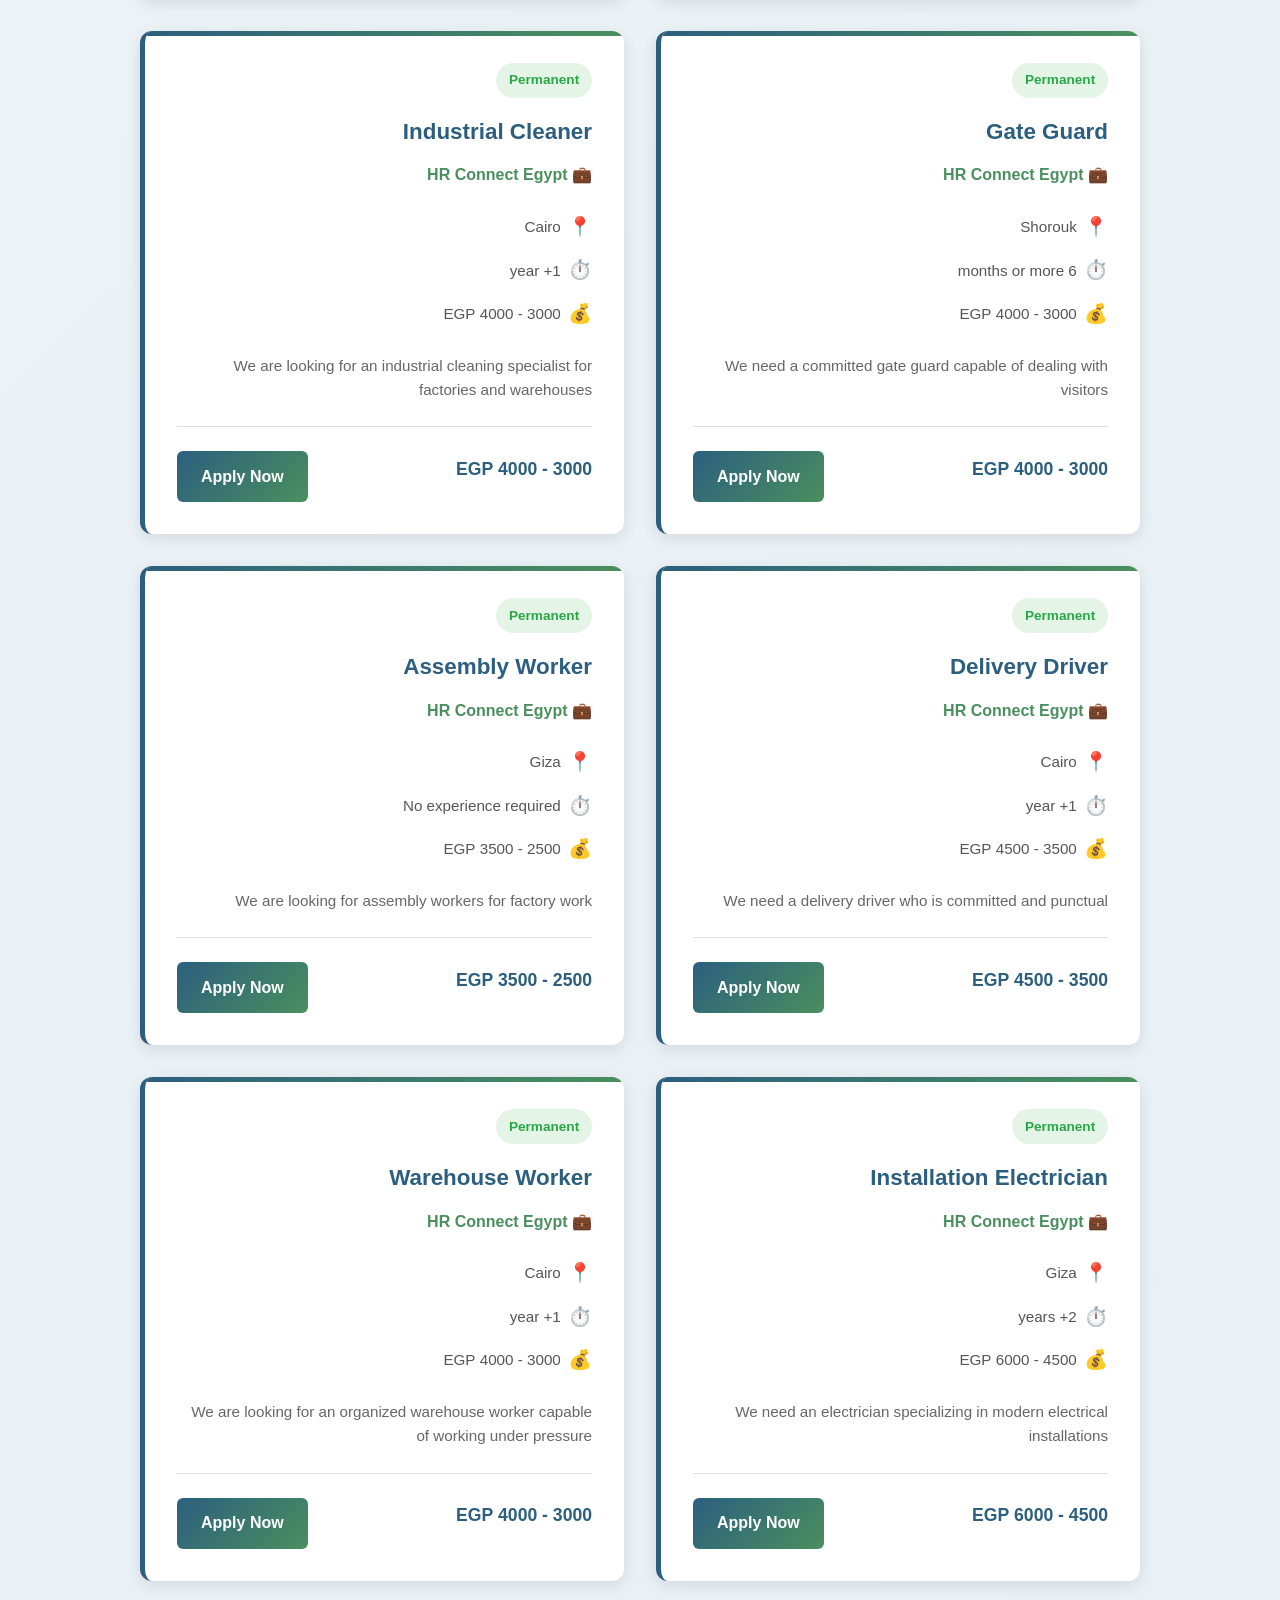
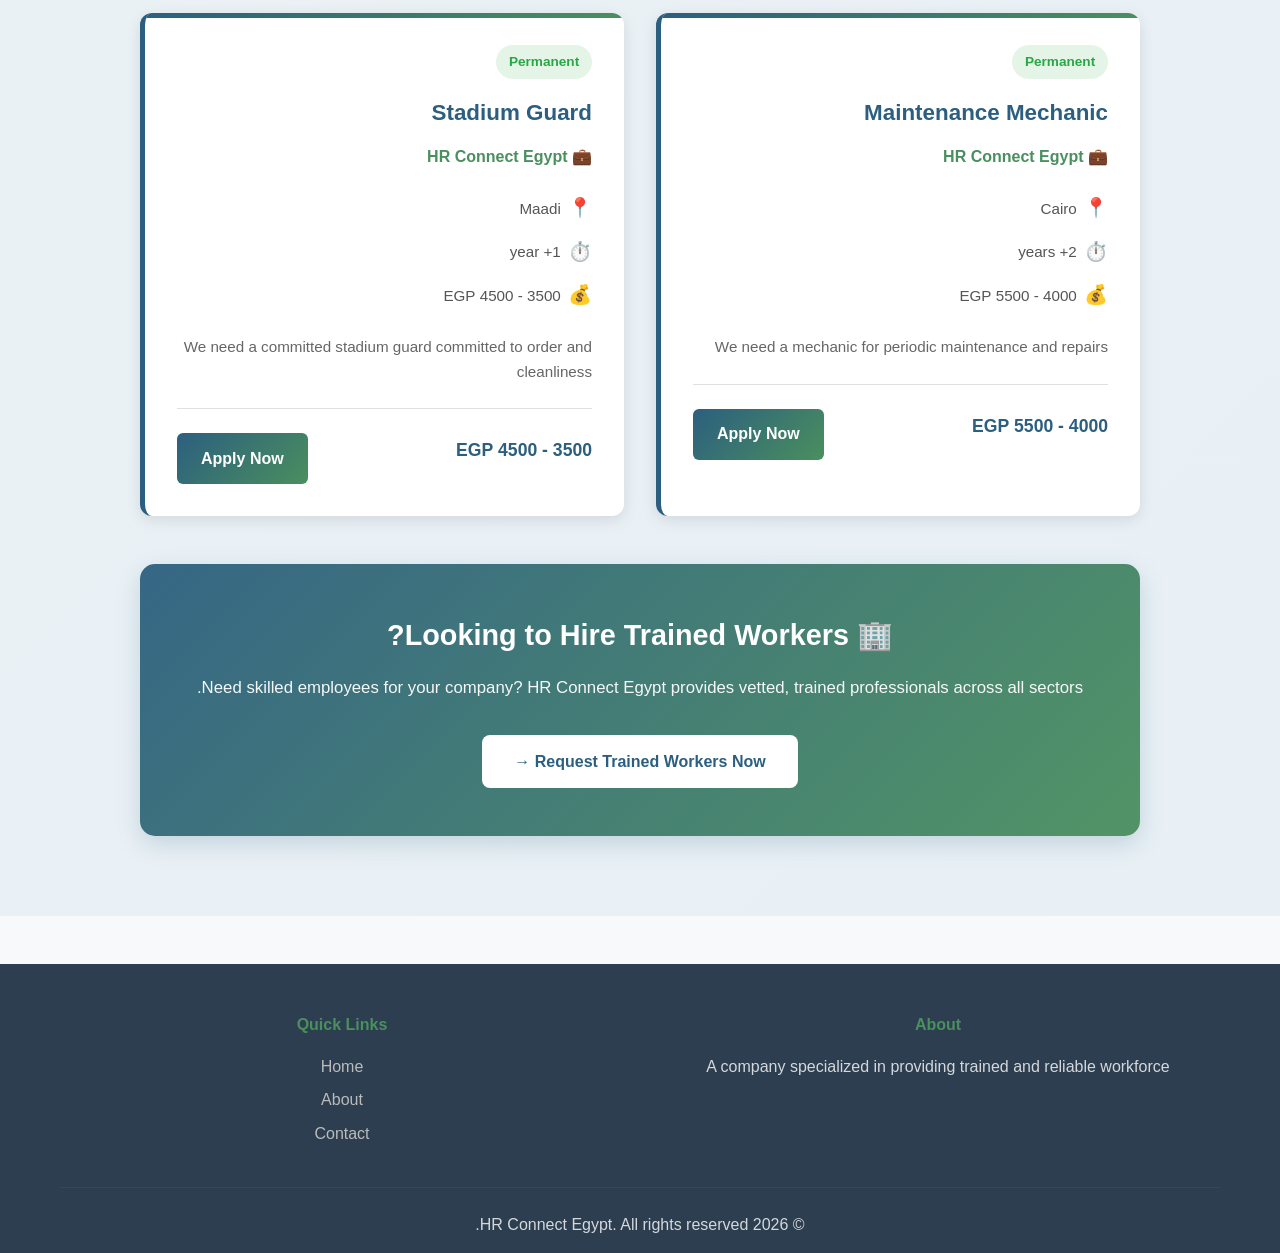
<file: jobs.html>
<!DOCTYPE html>
<html lang="en">
<head>
  <meta charset="UTF-8">
  <meta name="viewport" content="width=device-width, initial-scale=1.0">
  <meta name="description" content="Available jobs at HR Connect Egypt">
  <meta name="theme-color" content="#2c5f7f">
  <title>Available Jobs - HR Connect Egypt</title>
  <link rel="stylesheet" href="index.css">
  <style>
    .lang-btn.hidden { display: none; }
    .rtl { direction: rtl; }
    /* Jobs Page Styles */
    .jobs-page {
      padding: 80px 20px;
      background: linear-gradient(135deg, #f0f5f8 0%, #e8f0f5 100%);
      min-height: 100vh;
    }

    .jobs-container {
      max-width: 1000px;
      margin: 0 auto;
    }

    .jobs-header {
      background: linear-gradient(135deg, #2c5f7f 0%, #4a8f5e 100%);
      color: white;
      padding: 3rem 2rem;
      border-radius: 15px;
      text-align: center;
      margin-bottom: 3rem;
      box-shadow: 0 10px 35px rgba(44, 95, 127, 0.25);
      animation: slideDown 0.6s ease;
    }

    @keyframes slideDown {
      from {
        opacity: 0;
        transform: translateY(-30px);
      }
      to {
        opacity: 1;
        transform: translateY(0);
      }
    }

    .jobs-header h1 {
      font-size: 2.8rem;
      margin-bottom: 1rem;
      font-weight: bold;
      text-shadow: 2px 2px 4px rgba(0, 0, 0, 0.2);
    }

    .jobs-header p {
      font-size: 1.1rem;
      opacity: 0.95;
      line-height: 1.8;
    }

    .jobs-filter {
      background: white;
      padding: 1.5rem;
      border-radius: 10px;
      margin-bottom: 2.5rem;
      box-shadow: 0 4px 15px rgba(0, 0, 0, 0.1);
      display: flex;
      gap: 1rem;
      flex-wrap: wrap;
      align-items: center;
      justify-content: center;
    }

    .filter-btn {
      padding: 10px 20px;
      border: 2px solid #2c5f7f;
      background: white;
      color: #2c5f7f;
      border-radius: 25px;
      cursor: pointer;
      font-weight: 600;
      transition: all 0.3s ease;
    }

    .filter-btn:hover,
    .filter-btn.active {
      background: #2c5f7f;
      color: white;
    }

    .jobs-grid {
      display: grid;
      grid-template-columns: repeat(auto-fill, minmax(320px, 1fr));
      gap: 2rem;
      animation: slideUp 0.6s ease;
    }

    @keyframes slideUp {
      from {
        opacity: 0;
        transform: translateY(30px);
      }
      to {
        opacity: 1;
        transform: translateY(0);
      }
    }

    .job-card {
      background: white;
      padding: 2rem;
      border-radius: 12px;
      box-shadow: 0 4px 15px rgba(0, 0, 0, 0.1);
      transition: all 0.3s ease;
      border-left: 5px solid #2c5f7f;
      cursor: pointer;
      position: relative;
      overflow: hidden;
    }

    .job-card:hover {
      transform: translateY(-8px);
      box-shadow: 0 8px 30px rgba(44, 95, 127, 0.2);
      border-left-color: #4a8f5e;
    }

    .job-card::before {
      content: '';
      position: absolute;
      top: 0;
      left: 0;
      right: 0;
      height: 5px;
      background: linear-gradient(90deg, #2c5f7f 0%, #4a8f5e 100%);
    }

    .job-badge {
      display: inline-block;
      background: #e8f5e9;
      color: #2c5f7f;
      padding: 0.4rem 0.8rem;
      border-radius: 20px;
      font-size: 0.85rem;
      font-weight: 600;
      margin-bottom: 1rem;
    }

    .job-title {
      font-size: 1.4rem;
      font-weight: bold;
      color: #2c5f7f;
      margin-bottom: 0.8rem;
    }

    .job-company {
      color: #4a8f5e;
      font-weight: 600;
      margin-bottom: 0.5rem;
    }

    .job-details {
      display: flex;
      flex-direction: column;
      gap: 0.8rem;
      margin: 1.5rem 0;
      font-size: 0.95rem;
      color: #555;
    }

    .job-detail {
      display: flex;
      align-items: center;
      gap: 0.7rem;
    }

    .job-detail-icon {
      font-size: 1.2rem;
      color: #4a8f5e;
      width: 20px;
      text-align: center;
    }

    .job-description {
      color: #666;
      line-height: 1.6;
      margin: 1.5rem 0;
      font-size: 0.95rem;
    }

    .job-footer {
      display: flex;
      justify-content: space-between;
      align-items: center;
      padding-top: 1.5rem;
      border-top: 1px solid #e0e0e0;
      margin-top: 1.5rem;
    }

    .job-salary {
      font-weight: 600;
      color: #2c5f7f;
      font-size: 1.1rem;
    }

    .job-apply-btn {
      background: linear-gradient(135deg, #2c5f7f 0%, #4a8f5e 100%);
      color: white;
      border: none;
      padding: 0.8rem 1.5rem;
      border-radius: 6px;
      cursor: pointer;
      font-weight: 600;
      transition: all 0.3s ease;
      text-decoration: none;
    }

    .job-apply-btn:hover {
      transform: scale(1.05);
      box-shadow: 0 4px 12px rgba(44, 95, 127, 0.3);
    }

    .empty-state {
      text-align: center;
      padding: 3rem;
      color: #666;
    }

    .empty-state h3 {
      color: #2c5f7f;
      font-size: 1.5rem;
      margin-bottom: 1rem;
    }

    @media (max-width: 768px) {
      .jobs-page {
        padding: 40px 15px;
      }

      .jobs-header {
        padding: 2rem 1.5rem;
      }

      .jobs-header h1 {
        font-size: 2rem;
      }

      .jobs-grid {
        grid-template-columns: 1fr;
      }

      .jobs-filter {
        flex-direction: column;
        align-items: stretch;
      }

      .filter-btn {
        width: 100%;
      }

      .job-footer {
        flex-direction: column;
        gap: 1rem;
        text-align: center;
      }

      .job-apply-btn {
        width: 100%;
      }
    }
  </style>
</head>
<body>

  <nav class="navbar">
    <div class="container">
      <div class="nav-brand">💼 HR Connect Egypt</div>
      <ul class="nav-links">
        <li><a href="start.html" style="color:#4a8f5e;font-weight:700">⚡ HUB</a></li>
        <li><a href="landing.html" id="navHome">Home</a></li>
        <li><a href="about.html" id="navAbout">About</a></li>
        <li><a href="jobs.html" id="navJobs">Jobs</a></li>
        <li><a href="testimonials.html" id="navTestimonials">Testimonials</a></li>
        <li><a href="worker.html" id="navApply">Apply for Job</a></li>
        <li><a href="company.html" id="navRequest">Request Workers</a></li>
        <li><a href="index.html#contact" id="navContact">Contact</a></li>
        <li class="lang-switch">
          <button onclick="setLanguage('ar')" class="lang-btn hidden" id="btnArabic">عربي</button>
          <button onclick="setLanguage('en')" class="lang-btn hidden" id="btnEnglish">EN</button>
        </li>
      </ul>
    </div>
  </nav>

  <section class="jobs-page">
    <div class="jobs-container">
      <!-- Header -->
      <div class="jobs-header">
        <h1 id="jobsPageTitle">💼 Available Jobs</h1>
        <p id="jobsPageSubtitle">Explore open positions and find opportunities that match your skills</p>
      </div>

      <!-- Filter -->
      <div class="jobs-filter">
        <button class="filter-btn active" onclick="filterJobs(event,'all')" id="filterAll">All</button>
        <button class="filter-btn" onclick="filterJobs(event,'electrical')" id="filterElectrical">Electrical</button>
        <button class="filter-btn" onclick="filterJobs(event,'mechanical')" id="filterMechanical">Mechanical</button>
        <button class="filter-btn" onclick="filterJobs(event,'construction')" id="filterConstruction">Construction</button>
        <button class="filter-btn" onclick="filterJobs(event,'security')" id="filterSecurity">Security</button>
        <button class="filter-btn" onclick="filterJobs(event,'driver')" id="filterDriver">Driver</button>
        <button class="filter-btn" onclick="filterJobs(event,'maintenance')" id="filterMaintenance">Maintenance</button>
      </div>

      <!-- Jobs Grid -->
      <div class="jobs-grid" id="jobsGrid">
        <!-- Jobs will be inserted here by JavaScript -->
      </div>

      <!-- Cross Promotion CTA -->
      <div style="background:linear-gradient(135deg,rgba(44,95,127,0.95),rgba(74,143,94,0.95));color:white;padding:3rem 2rem;border-radius:15px;margin-top:3rem;text-align:center;box-shadow:0 8px 25px rgba(44,95,127,0.2)">
        <h3 style="font-size:1.8rem;margin-bottom:1rem;font-weight:bold">🏢 Looking to Hire Trained Workers?</h3>
        <p style="font-size:1.05rem;margin-bottom:2rem;opacity:0.95;line-height:1.7">Need skilled employees for your company? HR Connect Egypt provides vetted, trained professionals across all sectors.</p>
        <a href="company.html" style="display:inline-block;background:white;color:#2c5f7f;padding:14px 32px;border-radius:8px;text-decoration:none;font-weight:700;transition:all 0.3s;font-size:1rem">Request Trained Workers Now →</a>
      </div>
    </div>
  </section>

  <footer class="footer">
    <div class="container">
      <div class="footer-content">
        <div class="footer-section">
          <h4 id="footerAbout">About</h4>
          <p id="footerAboutText">A company specialized in providing trained and reliable workforce</p>
        </div>
        <div class="footer-section">
          <h4 id="footerLinks">Quick Links</h4>
          <ul>
            <li><a href="landing.html" id="footerHome">Home</a></li>
            <li><a href="about.html" id="footerAboutLink">About</a></li>
            <li><a href="index.html#contact" id="footerContact">Contact</a></li>
          </ul>
        </div>
      </div>
      <hr>
      <p id="footerText">&copy; 2026 HR Connect Egypt. All rights reserved.</p>
    </div>
  </footer>

  <script>
    // Jobs Data
    const jobsData = {
      ar: [
        {
          id: 1,
          title: 'كهربائي متخصص',
          category: 'electrical',
          location: 'القاهرة',
          salary: '5000 - 7000 جنيه',
          experience: '3+ سنوات',
          type: 'دائم',
          description: 'نبحث عن كهربائي متخصص بخبرة في الأعمال التنقسية والتركيبات الكهربائية'
        },
        {
          id: 2,
          title: 'ميكانيكي سيارات',
          category: 'mechanical',
          location: 'الجيزة',
          salary: '4500 - 6500 جنيه',
          experience: '2+ سنوات',
          type: 'دائم',
          description: 'متطلب ميكانيكي ذو كفاءة عالية للعمل في ورشة إصلاح سيارات محترفة'
        },
        {
          id: 3,
          title: 'عامل بناء ماهر',
          category: 'construction',
          location: 'الإسكندرية',
          salary: '4000 - 5500 جنيه',
          experience: '5+ سنوات',
          type: 'مؤقت',
          description: 'نحتاج عامل بناء متميز للعمل في مشاريع البناء والتشييد'
        },
        {
          id: 4,
          title: 'حارس أمن',
          category: 'security',
          location: 'القاهرة',
          salary: '3500 - 4500 جنيه',
          experience: 'سنة فأكثر',
          type: 'دائم',
          description: 'بحثاً عن حارس أمن على درجة عالية من الانتباه والمسؤولية'
        },
        {
          id: 5,
          title: 'كهربائي منازل',
          category: 'electrical',
          location: 'القاهرة الجديدة',
          salary: '4500 - 6000 جنيه',
          experience: '2+ سنوات',
          type: 'دائم',
          description: 'لدينا طلب على كهربائي متخصص في أعمال المنازل والتركيبات الداخلية'
        },
        {
          id: 6,
          title: 'عامل نظافة',
          category: 'construction',
          location: 'الجيزة',
          salary: '2500 - 3500 جنيه',
          experience: 'بدون خبرة',
          type: 'دائم',
          description: 'نبحث عن عمال نظافة جادين وملتزمين للعمل في مباني وهياكل متعددة'
        },
        {
          id: 7,
          title: 'ميكانيكي معدات ثقيلة',
          category: 'mechanical',
          location: 'السادس من أكتوبر',
          salary: '6000 - 8000 جنيه',
          experience: '4+ سنوات',
          type: 'دائم',
          description: 'متطلب ميكانيكي متخصص في صيانة المعدات الثقيلة والجرارات'
        },
        {
          id: 8,
          title: 'حارس أمن ليلي',
          category: 'security',
          location: 'المعادي',
          salary: '3500 - 4500 جنيه',
          experience: 'سنة فأكثر',
          type: 'دائم',
          description: 'وظيفة حارس أمن للعمل بنوبات ليلية في منشأة تجارية كبرى'
        },
        {
          id: 9,
          title: 'مسؤول صيانة',
          category: 'electrical',
          location: 'القاهرة',
          salary: '5500 - 7000 جنيه',
          experience: '3+ سنوات',
          type: 'دائم',
          description: 'نحتاج لمسؤول صيانة على درجة عالية من الكفاءة والمسؤولية المهنية'
        },
        {
          id: 10,
          title: 'سائق شاحنة',
          category: 'driver',
          location: 'الجيزة',
          salary: '4000 - 5500 جنيه',
          experience: '2+ سنوات',
          type: 'دائم',
          description: 'نبحث عن سائق محترف برخصة سياقة سارية مع خبرة في قيادة الشاحنات'
        },
        {
          id: 11,
          title: 'سباك متخصص',
          category: 'maintenance',
          location: 'القاهرة',
          salary: '3500 - 5000 جنيه',
          experience: '2+ سنوات',
          type: 'دائم',
          description: 'متطلب سباك ذو خبرة في أعمال السباكة والتركيبات المائية'
        },
        {
          id: 12,
          title: 'عامل دهان',
          category: 'construction',
          location: 'الإسكندرية',
          salary: '3000 - 4500 جنيه',
          experience: '1+ سنة',
          type: 'دائم',
          description: 'نبحث عن عامل دهان ماهر للعمل على مشاريع الدهان والزخرفة'
        },
        {
          id: 13,
          title: 'نجار متخصص',
          category: 'maintenance',
          location: 'القاهرة الجديدة',
          salary: '4000 - 5500 جنيه',
          experience: '3+ سنوات',
          type: 'دائم',
          description: 'متطلب نجار متخصص في الأعمال الخشبية والتصاميم الحديثة'
        },
        {
          id: 14,
          title: 'حداد',
          category: 'mechanical',
          location: 'الجيزة',
          salary: '3500 - 5000 جنيه',
          experience: '2+ سنوات',
          type: 'دائم',
          description: 'نبحث عن حداد ماهر للعمل على الأعمال المعدنية والتصنيع'
        },
        {
          id: 15,
          title: 'مشغل معدات ثقيلة',
          category: 'mechanical',
          location: 'السادس من أكتوبر',
          salary: '4500 - 6000 جنيه',
          experience: '2+ سنوات',
          type: 'دائم',
          description: 'متطلب مشغل معدات ثقيلة بكفاءة عالية للمشاريع الإنشائية'
        },
        {
          id: 16,
          title: 'كهربائي توزيع',
          category: 'electrical',
          location: 'المنوفية',
          salary: '4000 - 5500 جنيه',
          experience: '2+ سنوات',
          type: 'دائم',
          description: 'نبحث عن كهربائي متخصص في شبكات التوزيع الكهربائية'
        },
        {
          id: 17,
          title: 'حارس بوابة',
          category: 'security',
          location: 'الشروق',
          salary: '3000 - 4000 جنيه',
          experience: '6 أشهر فأكثر',
          type: 'دائم',
          description: 'متطلب حارس بوابة ملتزم وقابل للتعامل مع الزوار'
        },
        {
          id: 18,
          title: 'عامل تنظيف صناعي',
          category: 'construction',
          location: 'القاهرة',
          salary: '3000 - 4000 جنيه',
          experience: '1+ سنة',
          type: 'دائم',
          description: 'نبحث عن عامل تنظيف صناعي متخصص في تنظيف المصانع والمستودعات'
        },
        {
          id: 19,
          title: 'سائق توصيل',
          category: 'driver',
          location: 'القاهرة',
          salary: '3500 - 4500 جنيه',
          experience: '1+ سنة',
          type: 'دائم',
          description: 'متطلب سائق توصيل بخبرة ملتزم ودقيق في التوقيت'
        },
        {
          id: 20,
          title: 'عامل تجميع',
          category: 'maintenance',
          location: 'الجيزة',
          salary: '2500 - 3500 جنيه',
          experience: 'بدون خبرة',
          type: 'دائم',
          description: 'نبحث عن عمال تجميع جادين للعمل في المصنع'
        },
        {
          id: 21,
          title: 'كهربائي تركيبات',
          category: 'electrical',
          location: 'الجيزة',
          salary: '4500 - 6000 جنيه',
          experience: '2+ سنوات',
          type: 'دائم',
          description: 'متطلب كهربائي متخصص في التركيبات الكهربائية الحديثة'
        },
        {
          id: 22,
          title: 'عامل مستودع',
          category: 'construction',
          location: 'القاهرة',
          salary: '3000 - 4000 جنيه',
          experience: '1+ سنة',
          type: 'دائم',
          description: 'نبحث عن عامل مستودع منظم وقابل للعمل تحت الضغط'
        },
        {
          id: 23,
          title: 'ميكانيكي صيانة',
          category: 'mechanical',
          location: 'القاهرة',
          salary: '4000 - 5500 جنيه',
          experience: '2+ سنوات',
          type: 'دائم',
          description: 'متطلب ميكانيكي للصيانة الدورية والإصلاحات'
        },
        {
          id: 24,
          title: 'حارس ملعب',
          category: 'security',
          location: 'المعادي',
          salary: '3500 - 4500 جنيه',
          experience: '1+ سنة',
          type: 'دائم',
          description: 'متطلب حارس ملعب ملتزم بالنظام والنظافة'
        }
      ],
      en: [
        {
          id: 1,
          title: 'Experienced Electrician',
          category: 'electrical',
          location: 'Cairo',
          salary: '5000 - 7000 EGP',
          experience: '3+ years',
          type: 'Permanent',
          description: 'We are looking for a specialized electrician with experience in electrical works and installations'
        },
        {
          id: 2,
          title: 'Car Mechanic',
          category: 'mechanical',
          location: 'Giza',
          salary: '4500 - 6500 EGP',
          experience: '2+ years',
          type: 'Permanent',
          description: 'We need a skilled mechanic to work in a professional car repair workshop'
        },
        {
          id: 3,
          title: 'Construction Worker',
          category: 'construction',
          location: 'Alexandria',
          salary: '4000 - 5500 EGP',
          experience: '5+ years',
          type: 'Temporary',
          description: 'We are looking for a skilled construction worker for building and construction projects'
        },
        {
          id: 4,
          title: 'Security Guard',
          category: 'security',
          location: 'Cairo',
          salary: '3500 - 4500 EGP',
          experience: '1+ year',
          type: 'Permanent',
          description: 'We need a security guard with high levels of attention and responsibility'
        },
        {
          id: 5,
          title: 'Residential Electrician',
          category: 'electrical',
          location: 'New Cairo',
          salary: '4500 - 6000 EGP',
          experience: '2+ years',
          type: 'Permanent',
          description: 'We have a position for a residential electrician specializing in home installations'
        },
        {
          id: 6,
          title: 'Cleaning Staff',
          category: 'construction',
          location: 'Giza',
          salary: '2500 - 3500 EGP',
          experience: 'No experience required',
          type: 'Permanent',
          description: 'We are looking for dedicated cleaning staff to work in various buildings and structures'
        },
        {
          id: 7,
          title: 'Heavy Equipment Mechanic',
          category: 'mechanical',
          location: '6th of October',
          salary: '6000 - 8000 EGP',
          experience: '4+ years',
          type: 'Permanent',
          description: 'We need a specialized mechanic for maintenance of heavy equipment and tractors'
        },
        {
          id: 8,
          title: 'Night Security Guard',
          category: 'security',
          location: 'Maadi',
          salary: '3500 - 4500 EGP',
          experience: '1+ year',
          type: 'Permanent',
          description: 'Security guard position for night shifts in a large commercial facility'
        },
        {
          id: 9,
          title: 'Maintenance Manager',
          category: 'electrical',
          location: 'Cairo',
          salary: '5500 - 7000 EGP',
          experience: '3+ years',
          type: 'Permanent',
          description: 'We need a maintenance manager with high professional competence and responsibility'
        },
        {
          id: 10,
          title: 'Truck Driver',
          category: 'driver',
          location: 'Giza',
          salary: '4000 - 5500 EGP',
          experience: '2+ years',
          type: 'Permanent',
          description: 'We are looking for a professional driver with a valid license and truck driving experience'
        },
        {
          id: 11,
          title: 'Plumber',
          category: 'maintenance',
          location: 'Cairo',
          salary: '3500 - 5000 EGP',
          experience: '2+ years',
          type: 'Permanent',
          description: 'We need an experienced plumber for plumbing and water installations'
        },
        {
          id: 12,
          title: 'Painter',
          category: 'construction',
          location: 'Alexandria',
          salary: '3000 - 4500 EGP',
          experience: '1+ year',
          type: 'Permanent',
          description: 'We are looking for a skilled painter for painting and decoration projects'
        },
        {
          id: 13,
          title: 'Carpenter',
          category: 'maintenance',
          location: 'New Cairo',
          salary: '4000 - 5500 EGP',
          experience: '3+ years',
          type: 'Permanent',
          description: 'We need a skilled carpenter specializing in woodwork and modern designs'
        },
        {
          id: 14,
          title: 'Blacksmith',
          category: 'mechanical',
          location: 'Giza',
          salary: '3500 - 5000 EGP',
          experience: '2+ years',
          type: 'Permanent',
          description: 'We are looking for a skilled blacksmith for metalwork and manufacturing'
        },
        {
          id: 15,
          title: 'Heavy Equipment Operator',
          category: 'mechanical',
          location: '6th of October',
          salary: '4500 - 6000 EGP',
          experience: '2+ years',
          type: 'Permanent',
          description: 'We need a skilled heavy equipment operator for construction projects'
        },
        {
          id: 16,
          title: 'Distribution Electrician',
          category: 'electrical',
          location: 'Monufia',
          salary: '4000 - 5500 EGP',
          experience: '2+ years',
          type: 'Permanent',
          description: 'We are looking for a specialist electrician in electrical distribution networks'
        },
        {
          id: 17,
          title: 'Gate Guard',
          category: 'security',
          location: 'Shorouk',
          salary: '3000 - 4000 EGP',
          experience: '6 months or more',
          type: 'Permanent',
          description: 'We need a committed gate guard capable of dealing with visitors'
        },
        {
          id: 18,
          title: 'Industrial Cleaner',
          category: 'construction',
          location: 'Cairo',
          salary: '3000 - 4000 EGP',
          experience: '1+ year',
          type: 'Permanent',
          description: 'We are looking for an industrial cleaning specialist for factories and warehouses'
        },
        {
          id: 19,
          title: 'Delivery Driver',
          category: 'driver',
          location: 'Cairo',
          salary: '3500 - 4500 EGP',
          experience: '1+ year',
          type: 'Permanent',
          description: 'We need a delivery driver who is committed and punctual'
        },
        {
          id: 20,
          title: 'Assembly Worker',
          category: 'maintenance',
          location: 'Giza',
          salary: '2500 - 3500 EGP',
          experience: 'No experience required',
          type: 'Permanent',
          description: 'We are looking for assembly workers for factory work'
        },
        {
          id: 21,
          title: 'Installation Electrician',
          category: 'electrical',
          location: 'Giza',
          salary: '4500 - 6000 EGP',
          experience: '2+ years',
          type: 'Permanent',
          description: 'We need an electrician specializing in modern electrical installations'
        },
        {
          id: 22,
          title: 'Warehouse Worker',
          category: 'construction',
          location: 'Cairo',
          salary: '3000 - 4000 EGP',
          experience: '1+ year',
          type: 'Permanent',
          description: 'We are looking for an organized warehouse worker capable of working under pressure'
        },
        {
          id: 23,
          title: 'Maintenance Mechanic',
          category: 'mechanical',
          location: 'Cairo',
          salary: '4000 - 5500 EGP',
          experience: '2+ years',
          type: 'Permanent',
          description: 'We need a mechanic for periodic maintenance and repairs'
        },
        {
          id: 24,
          title: 'Stadium Guard',
          category: 'security',
          location: 'Maadi',
          salary: '3500 - 4500 EGP',
          experience: '1+ year',
          type: 'Permanent',
          description: 'We need a committed stadium guard committed to order and cleanliness'
        }
      ]
    };

    let currentLanguage = localStorage.getItem('language') || 'en';
    let currentFilter = 'all';

    // Create Job Cards
    function createJobCard(job) {
      const typeColor = job.type.includes('دائم') || job.type === 'Permanent' ? '#28a745' : '#ff9800';
      return `
        <div class="job-card" data-category="${job.category}">
          <div class="job-badge" style="background-color: ${typeColor}20; color: ${typeColor};">${job.type}</div>
          <h3 class="job-title">${job.title}</h3>
          <p class="job-company">💼 HR Connect Egypt</p>
          
          <div class="job-details">
            <div class="job-detail">
              <span class="job-detail-icon">📍</span>
              <span>${job.location}</span>
            </div>
            <div class="job-detail">
              <span class="job-detail-icon">⏱️</span>
              <span>${job.experience}</span>
            </div>
            <div class="job-detail">
              <span class="job-detail-icon">💰</span>
              <span>${job.salary}</span>
            </div>
          </div>

          <p class="job-description">${job.description}</p>

          <div class="job-footer">
            <span class="job-salary">${job.salary}</span>
            <a href="worker.html" class="job-apply-btn">${currentLanguage === 'ar' ? 'تقدم الآن' : 'Apply Now'}</a>
          </div>
        </div>
      `;
    }

    // Render Jobs
    function renderJobs() {
      const jobs = jobsData[currentLanguage] || [];
      const jobsGrid = document.getElementById('jobsGrid');
      if (!jobsGrid) return;

      if (currentFilter === 'all') {
        jobsGrid.innerHTML = jobs.map(job => createJobCard(job)).join('');
      } else {
        const filteredJobs = jobs.filter(job => job.category === currentFilter);
        if (filteredJobs.length === 0) {
          jobsGrid.innerHTML = `
            <div class="empty-state" style="grid-column: 1 / -1;">
              <h3>${currentLanguage === 'ar' ? 'لا توجد وظائف في هذه الفئة' : 'No jobs in this category'}</h3>
              <p>${currentLanguage === 'ar' ? 'يرجى اختيار فئة أخرى أو تفقد جميع الوظائف' : 'Please select another category or view all jobs'}</p>
            </div>
          `;
        } else {
          jobsGrid.innerHTML = filteredJobs.map(job => createJobCard(job)).join('');
        }
      }
    }

    // Filter Jobs
    function filterJobs(e, category) {
      currentFilter = category || 'all';
      document.querySelectorAll('.filter-btn').forEach(btn => btn.classList.remove('active'));
      if (e && e.target) e.target.classList.add('active');
      renderJobs();
    }

    // Set language and update visible texts
    const texts = {
      en: {
        navHome: 'Home', navAbout: 'About', navJobs: 'Jobs', navTestimonials: 'Testimonials', navContact: 'Contact',
        jobsPageTitle: '💼 Available Jobs', jobsPageSubtitle: 'Explore open positions and find opportunities that match your skills',
        filterAll: 'All', filterElectrical: 'Electrical', filterMechanical: 'Mechanical', filterConstruction: 'Construction', filterSecurity: 'Security', filterDriver: 'Driver', filterMaintenance: 'Maintenance',
        footerAbout: 'About', footerAboutText: 'A company specialized in providing trained and reliable workforce', footerLinks: 'Quick Links', footerHome: 'Home', footerAboutLink: 'About', footerContact: 'Contact', footerText: '&copy; 2026 HR Connect Egypt. All rights reserved.'
      },
      ar: {
        navHome: 'الرئيسية', navAbout: 'عن الشركة', navJobs: 'الوظائف', navTestimonials: 'آراء العملاء', navContact: 'اتصل بنا',
        jobsPageTitle: '💼 الوظائف المتاحة', jobsPageSubtitle: 'استكشف فرص العمل المتاحة لدينا واختر ما يناسب مهاراتك وطموحاتك',
        filterAll: 'جميع الوظائف', filterElectrical: 'كهربائي', filterMechanical: 'ميكانيكي', filterConstruction: 'بناء', filterSecurity: 'أمن', filterDriver: 'سائق', filterMaintenance: 'صيانة',
        footerAbout: 'عن الشركة', footerAboutText: 'شركة متخصصة في توفير العمالة المدربة والموثوقة', footerLinks: 'الروابط السريعة', footerHome: 'الرئيسية', footerAboutLink: 'عن الشركة', footerContact: 'اتصل بنا', footerText: '&copy; 2026 شركة توظيف عمال. جميع الحقوق محفوظة.'
      }
    };

    function setLanguage(lang) {
      currentLanguage = lang;
      localStorage.setItem('language', lang);
      document.documentElement.lang = lang;
      document.body.dir = lang === 'ar' ? 'rtl' : 'ltr';

      // Toggle language buttons: show the other language button
      const btnAr = document.getElementById('btnArabic');
      const btnEn = document.getElementById('btnEnglish');
      if (btnAr) btnAr.classList.toggle('hidden', lang === 'ar');
      if (btnEn) btnEn.classList.toggle('hidden', lang === 'en');

      // Update static texts
      const t = texts[lang] || texts.en;
      const setIf = (id, value) => { const el = document.getElementById(id); if (el) el.innerHTML = value; };
      setIf('navHome', t.navHome);
      setIf('navAbout', t.navAbout);
      setIf('navJobs', t.navJobs);
      setIf('navTestimonials', t.navTestimonials);
      setIf('navContact', t.navContact);

      setIf('jobsPageTitle', t.jobsPageTitle);
      setIf('jobsPageSubtitle', t.jobsPageSubtitle);

      setIf('filterAll', t.filterAll);
      setIf('filterElectrical', t.filterElectrical);
      setIf('filterMechanical', t.filterMechanical);
      setIf('filterConstruction', t.filterConstruction);
      setIf('filterSecurity', t.filterSecurity);
      setIf('filterDriver', t.filterDriver);
      setIf('filterMaintenance', t.filterMaintenance);

      setIf('footerAbout', t.footerAbout);
      setIf('footerAboutText', t.footerAboutText);
      setIf('footerLinks', t.footerLinks);
      setIf('footerHome', t.footerHome);
      setIf('footerAboutLink', t.footerAboutLink);
      setIf('footerContact', t.footerContact);
      setIf('footerText', t.footerText);

      renderJobs();
    }

    // Initialize
    document.addEventListener('DOMContentLoaded', function() {
      setLanguage(currentLanguage);
      const btnAr = document.getElementById('btnArabic');
      const btnEn = document.getElementById('btnEnglish');
      if (btnAr) btnAr.classList.toggle('hidden', currentLanguage === 'ar');
      if (btnEn) btnEn.classList.toggle('hidden', currentLanguage === 'en');
      renderJobs();
    });
  </script>
  <script src="index.js"></script>
</body>
</html>
</file>
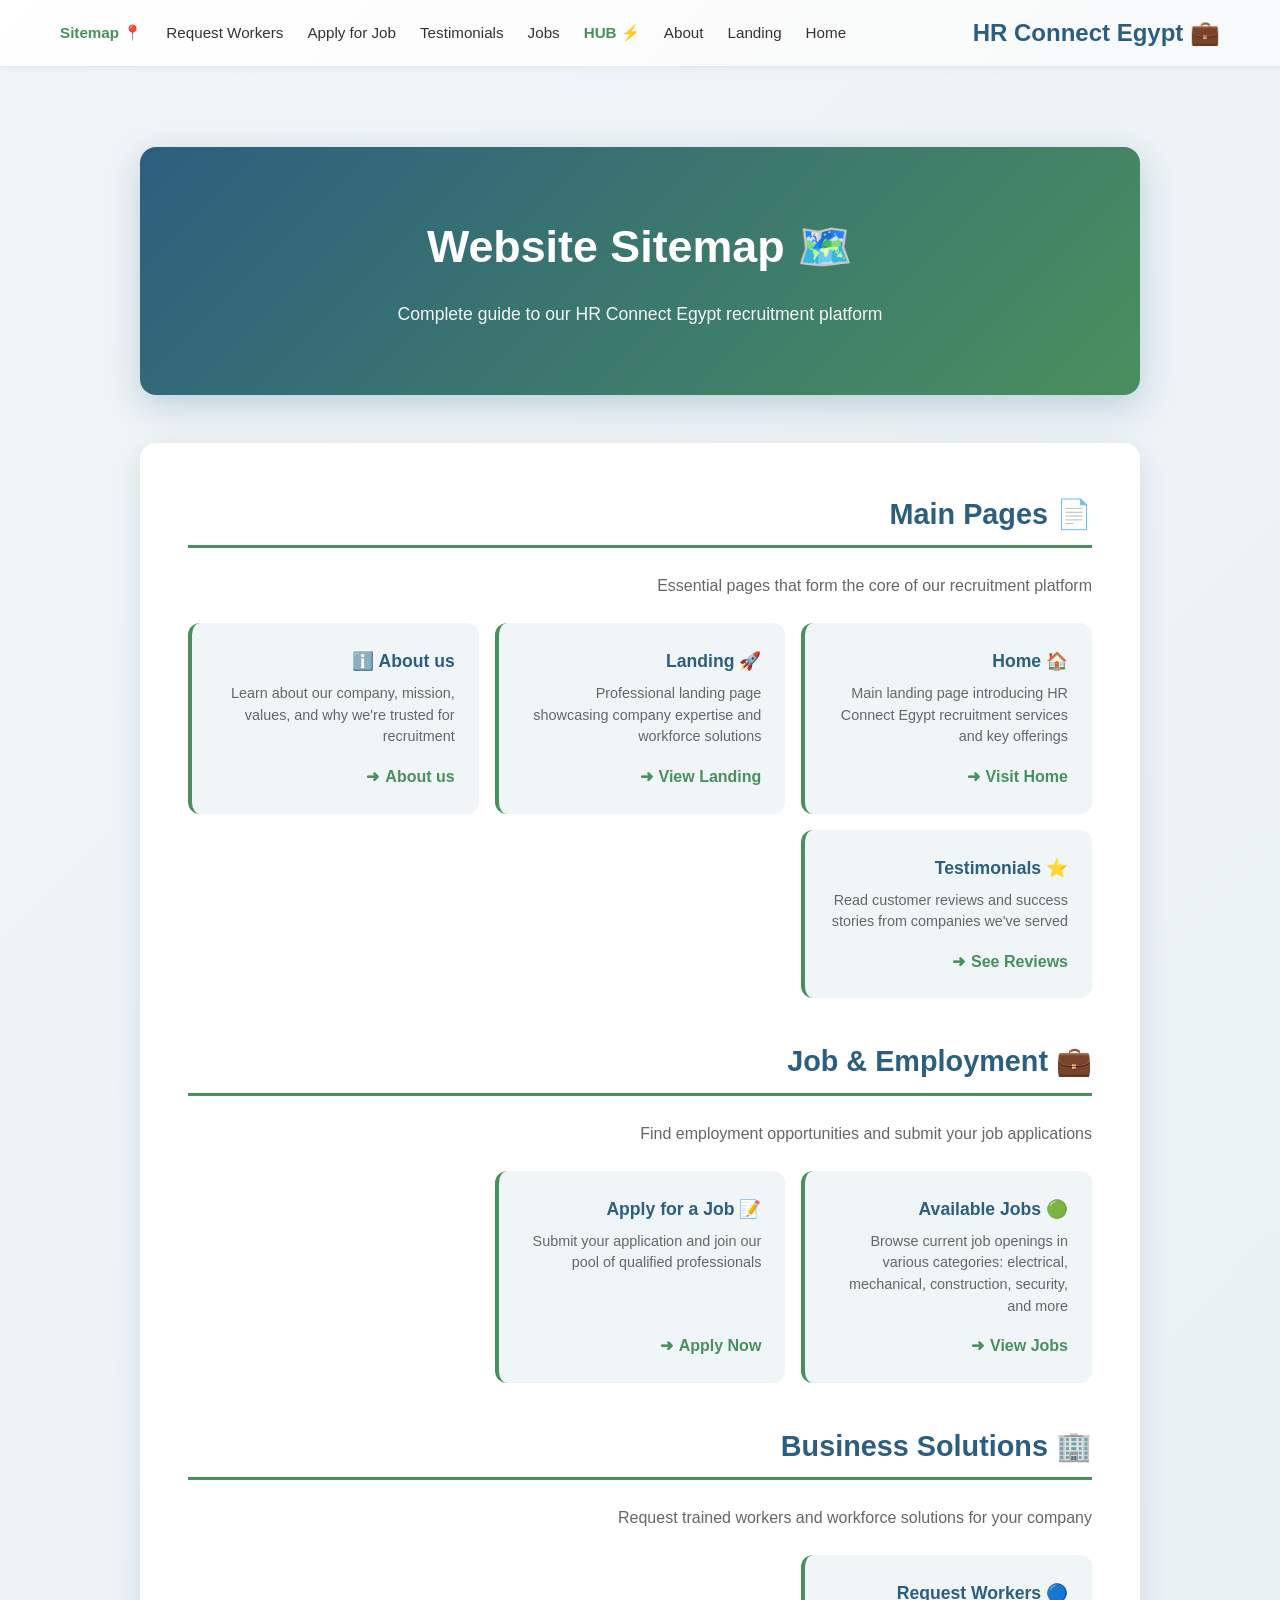
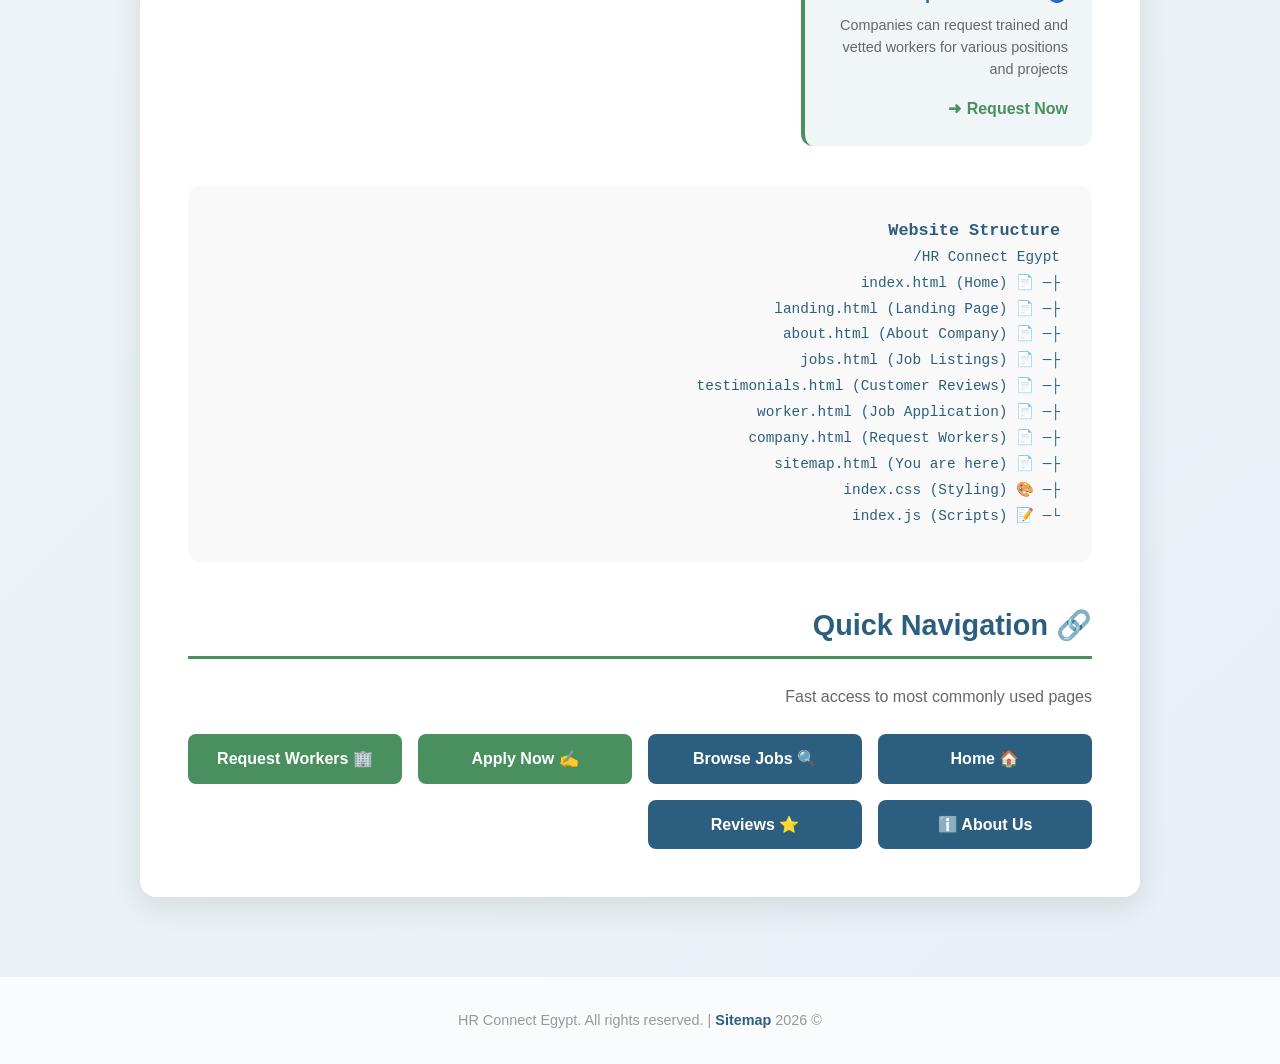
<file: sitemap.html>
<!DOCTYPE html>
<html lang="en">
<head>
  <meta charset="UTF-8">
  <meta name="viewport" content="width=device-width, initial-scale=1.0">
  <meta name="description" content="Sitemap - HR Connect Egypt - Workforce Recruitment Solutions">
  <meta name="theme-color" content="#2c5f7f">
  <title>Sitemap - HR Connect Egypt</title>
  <link rel="stylesheet" href="index.css">
  <style>
    body { font-family: 'Segoe UI', Tahoma, Geneva, Verdana, sans-serif; margin: 0; background: #fafbfc; color: #333; }
    
    :root {
      --primary: #2c5f7f;
      --accent: #4a8f5e;
      --light-bg: #f0f5f8;
    }

    .navbar {
      background: linear-gradient(135deg, #fff 0%, #f8f9fa 100%);
      border-bottom: 1px solid #e8e8e8;
      box-shadow: 0 2px 8px rgba(0,0,0,0.04);
      padding: 14px 0;
    }

    .container { max-width: 1200px; margin: 0 auto; padding: 0 20px; }
    .navbar .container { display: flex; align-items: center; justify-content: space-between; }
    
    .nav-brand { font-size: 1.5rem; font-weight: 700; color: var(--primary); }
    
    .nav-links {
      list-style: none;
      margin: 0;
      padding: 0;
      display: flex;
      gap: 24px;
      align-items: center;
      flex-wrap: wrap;
    }

    .nav-links a {
      color: #333;
      text-decoration: none;
      font-weight: 500;
      transition: color 0.3s;
      font-size: 0.95rem;
    }

    .nav-links a:hover { color: var(--accent); }

    .sitemap-page {
      padding: 80px 20px;
      background: linear-gradient(135deg, var(--light-bg) 0%, #e8f0f5 100%);
      min-height: 100vh;
    }

    .sitemap-container { max-width: 1000px; margin: 0 auto; }

    .sitemap-header {
      background: linear-gradient(135deg, var(--primary) 0%, var(--accent) 100%);
      color: white;
      padding: 4rem 2rem;
      border-radius: 16px;
      text-align: center;
      margin-bottom: 3rem;
      box-shadow: 0 10px 35px rgba(44, 95, 127, 0.25);
      animation: slideDown 0.6s ease;
    }

    @keyframes slideDown {
      from { opacity: 0; transform: translateY(-30px); }
      to { opacity: 1; transform: translateY(0); }
    }

    .sitemap-header h1 {
      font-size: 2.8rem;
      margin: 0 0 1rem 0;
      font-weight: bold;
    }

    .sitemap-header p {
      font-size: 1.1rem;
      opacity: 0.95;
      line-height: 1.8;
      margin: 0;
    }

    .sitemap-content {
      background: white;
      padding: 3rem;
      border-radius: 16px;
      box-shadow: 0 8px 30px rgba(0, 0, 0, 0.1);
      animation: slideUp 0.6s ease;
    }

    @keyframes slideUp {
      from { opacity: 0; transform: translateY(30px); }
      to { opacity: 1; transform: translateY(0); }
    }

    .section {
      margin-bottom: 2.5rem;
    }

    .section:last-child { margin-bottom: 0; }

    .section h2 {
      color: var(--primary);
      font-size: 1.8rem;
      margin-bottom: 1.5rem;
      padding-bottom: 0.5rem;
      border-bottom: 3px solid var(--accent);
      display: flex;
      align-items: center;
      gap: 10px;
    }

    .section-description {
      color: #666;
      margin-bottom: 1.5rem;
      line-height: 1.7;
    }

    .links-list {
      display: grid;
      grid-template-columns: repeat(auto-fill, minmax(280px, 1fr));
      gap: 1rem;
    }

    .link-card {
      background: #f0f5f8;
      padding: 1.5rem;
      border-radius: 12px;
      border-left: 4px solid var(--accent);
      transition: all 0.3s ease;
      display: flex;
      flex-direction: column;
    }

    .link-card:hover {
      background: #e8f0f5;
      transform: translateX(5px);
      box-shadow: 0 4px 15px rgba(44, 95, 127, 0.15);
    }

    .link-card h3 {
      color: var(--primary);
      margin: 0 0 0.5rem 0;
      font-size: 1.1rem;
    }

    .link-card p {
      color: #666;
      margin: 0 0 1rem 0;
      font-size: 0.9rem;
      line-height: 1.5;
      flex-grow: 1;
    }

    .link-card a {
      color: var(--accent);
      text-decoration: none;
      font-weight: 600;
      display: inline-flex;
      align-items: center;
      gap: 6px;
      transition: gap 0.3s;
    }

    .link-card a:hover { gap: 10px; }

    .link-card a::after { content: "➜"; }

    .sitemap-structure {
      background: #f9f9f9;
      padding: 2rem;
      border-radius: 12px;
      margin-top: 2rem;
      font-family: 'Courier New', monospace;
      font-size: 0.9rem;
      overflow-x: auto;
    }

    .site-tree {
      color: var(--primary);
      line-height: 1.8;
    }

    .tree-item { margin-left: 20px; }
    .tree-line { color: #ccc; }

    footer {
      text-align: center;
      padding: 2rem;
      color: #999;
      font-size: 0.9rem;
    }

    @media (max-width: 768px) {
      .sitemap-page { padding: 40px 15px; }
      .sitemap-header { padding: 2.5rem 1.5rem; }
      .sitemap-header h1 { font-size: 2rem; }
      .sitemap-content { padding: 1.5rem; }
      .links-list { grid-template-columns: 1fr; }
    }
  </style>
</head>
<body>

  <!-- Navigation -->
  <nav class="navbar">
    <div class="container" style="display:flex;align-items:center;gap:20px;flex-wrap:wrap">
      <div class="nav-brand">💼 HR Connect Egypt</div>
      <ul class="nav-links">
        <li><a href="index.html">Home</a></li>
        <li><a href="landing.html">Landing</a></li>
        <li><a href="about.html">About</a></li>
        <li><a href="start.html" style="color:#4a8f5e;font-weight:700">⚡ HUB</a></li>
        <li><a href="jobs.html">Jobs</a></li>
        <li><a href="testimonials.html">Testimonials</a></li>
        <li><a href="worker.html">Apply for Job</a></li>
        <li><a href="company.html">Request Workers</a></li>
        <li><a href="sitemap.html" style="color:var(--accent);font-weight:700">📍 Sitemap</a></li>
      </ul>
    </div>
  </nav>

  <!-- Main Content -->
  <section class="sitemap-page">
    <div class="sitemap-container">
      
      <!-- Header -->
      <div class="sitemap-header">
        <h1>🗺️ Website Sitemap</h1>
        <p>Complete guide to our HR Connect Egypt recruitment platform</p>
      </div>

      <!-- Content -->
      <div class="sitemap-content">

        <!-- Main Pages Section -->
        <div class="section">
          <h2>📄 Main Pages</h2>
          <p class="section-description">Essential pages that form the core of our recruitment platform</p>
          <div class="links-list">
            <div class="link-card">
              <h3>🏠 Home</h3>
              <p>Main landing page introducing HR Connect Egypt recruitment services and key offerings</p>
              <a href="index.html">Visit Home</a>
            </div>
            <div class="link-card">
              <h3>🚀 Landing</h3>
              <p>Professional landing page showcasing company expertise and workforce solutions</p>
              <a href="landing.html">View Landing</a>
            </div>
            <div class="link-card">
              <h3>ℹ️ About us</h3>
              <p>Learn about our company, mission, values, and why we're trusted for recruitment</p>
              <a href="about.html">About us</a>
            </div>
            <div class="link-card">
              <h3>⭐ Testimonials</h3>
              <p>Read customer reviews and success stories from companies we've served</p>
              <a href="testimonials.html">See Reviews</a>
            </div>
          </div>
        </div>

        <!-- Job Opportunities Section -->
        <div class="section">
          <h2>💼 Job & Employment</h2>
          <p class="section-description">Find employment opportunities and submit your job applications</p>
          <div class="links-list">
            <div class="link-card">
              <h3>🟢 Available Jobs</h3>
              <p>Browse current job openings in various categories: electrical, mechanical, construction, security, and more</p>
              <a href="jobs.html">View Jobs</a>
            </div>
            <div class="link-card">
              <h3>📝 Apply for a Job</h3>
              <p>Submit your application and join our pool of qualified professionals</p>
              <a href="worker.html">Apply Now</a>
            </div>
          </div>
        </div>

        <!-- Business Solutions Section -->
        <div class="section">
          <h2>🏢 Business Solutions</h2>
          <p class="section-description">Request trained workers and workforce solutions for your company</p>
          <div class="links-list">
            <div class="link-card">
              <h3>🔵 Request Workers</h3>
              <p>Companies can request trained and vetted workers for various positions and projects</p>
              <a href="company.html">Request Now</a>
            </div>
          </div>
        </div>

        <!-- Site Structure -->
        <div class="sitemap-structure">
          <h3 style="color:var(--primary);margin-top:0">Website Structure</h3>
          <div class="site-tree">
            HR Connect Egypt/
            <div class="tree-item">├─ 📄 index.html (Home)</div>
            <div class="tree-item">├─ 📄 landing.html (Landing Page)</div>
            <div class="tree-item">├─ 📄 about.html (About Company)</div>
            <div class="tree-item">├─ 📄 jobs.html (Job Listings)</div>
            <div class="tree-item">├─ 📄 testimonials.html (Customer Reviews)</div>
            <div class="tree-item">├─ 📄 worker.html (Job Application)</div>
            <div class="tree-item">├─ 📄 company.html (Request Workers)</div>
            <div class="tree-item">├─ 📄 sitemap.html (You are here)</div>
            <div class="tree-item">├─ 🎨 index.css (Styling)</div>
            <div class="tree-item">└─ 📝 index.js (Scripts)</div>
          </div>
        </div>

        <!-- Quick Links Section -->
        <div class="section" style="margin-top:2.5rem">
          <h2>🔗 Quick Navigation</h2>
          <p class="section-description">Fast access to most commonly used pages</p>
          <div style="display:grid;grid-template-columns:repeat(auto-fill,minmax(200px,1fr));gap:1rem">
            <a href="index.html" style="display:inline-block;padding:12px 20px;background:var(--primary);color:white;text-decoration:none;border-radius:8px;text-align:center;transition:background 0.3s;font-weight:600" onmouseover="this.style.background='var(--accent)'"  onmouseout="this.style.background='var(--primary)'">
              🏠 Home
            </a>
            <a href="jobs.html" style="display:inline-block;padding:12px 20px;background:var(--primary);color:white;text-decoration:none;border-radius:8px;text-align:center;transition:background 0.3s;font-weight:600" onmouseover="this.style.background='var(--accent)'"  onmouseout="this.style.background='var(--primary)'">
              🔍 Browse Jobs
            </a>
            <a href="worker.html" style="display:inline-block;padding:12px 20px;background:var(--accent);color:white;text-decoration:none;border-radius:8px;text-align:center;transition:background 0.3s;font-weight:600" onmouseover="this.style.background='var(--primary)'"  onmouseout="this.style.background='var(--accent)'">
              ✍️ Apply Now
            </a>
            <a href="company.html" style="display:inline-block;padding:12px 20px;background:var(--accent);color:white;text-decoration:none;border-radius:8px;text-align:center;transition:background 0.3s;font-weight:600" onmouseover="this.style.background='var(--primary)'"  onmouseout="this.style.background='var(--accent)'">
              🏢 Request Workers
            </a>
            <a href="about.html" style="display:inline-block;padding:12px 20px;background:var(--primary);color:white;text-decoration:none;border-radius:8px;text-align:center;transition:background 0.3s;font-weight:600" onmouseover="this.style.background='var(--accent)'"  onmouseout="this.style.background='var(--primary)'">
              ℹ️ About Us
            </a>
            <a href="testimonials.html" style="display:inline-block;padding:12px 20px;background:var(--primary);color:white;text-decoration:none;border-radius:8px;text-align:center;transition:background 0.3s;font-weight:600" onmouseover="this.style.background='var(--accent)'"  onmouseout="this.style.background='var(--primary)'">
              ⭐ Reviews
            </a>
          </div>
        </div>

      </div>

    </div>
  </section>

  <footer>
    <p>&copy; 2026 HR Connect Egypt. All rights reserved. | <a href="sitemap.html" style="color:#2c5f7f;text-decoration:none;font-weight:600">Sitemap</a></p>
  </footer>

</body>
</html>
</file>
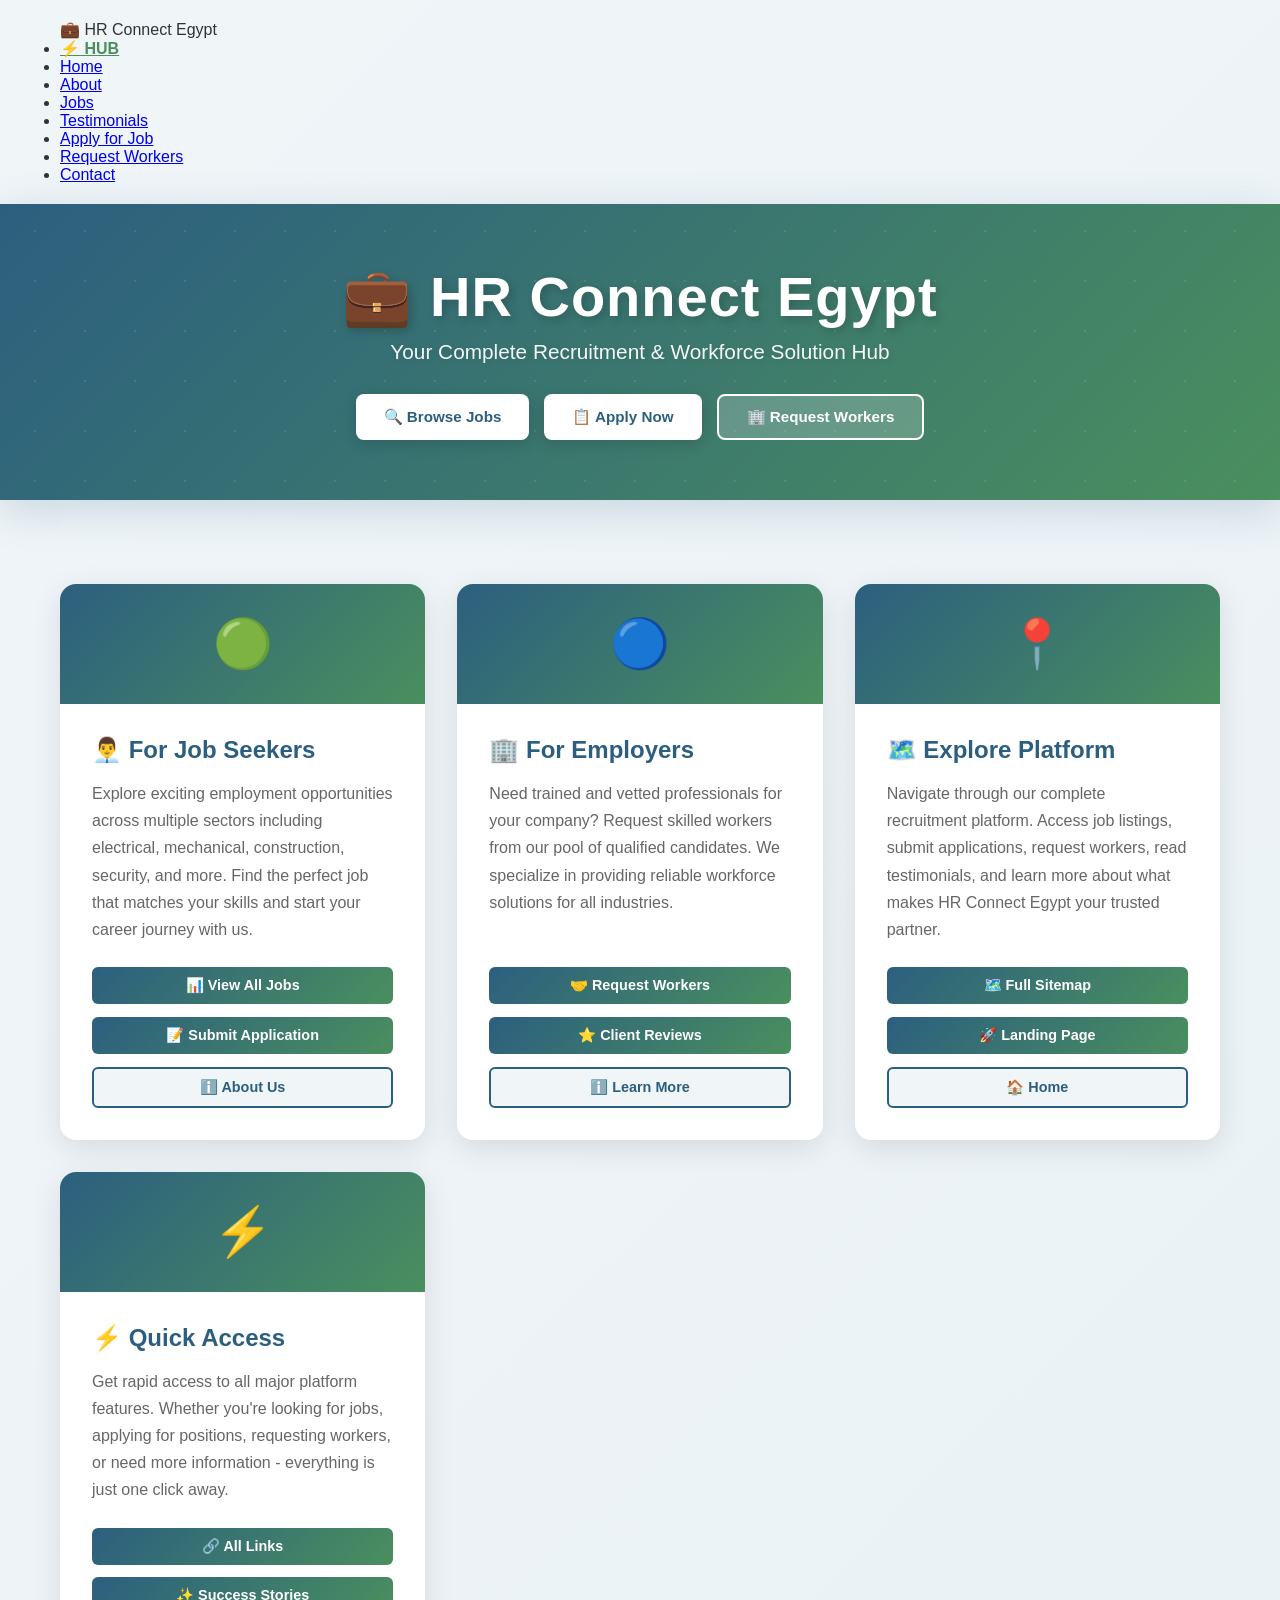
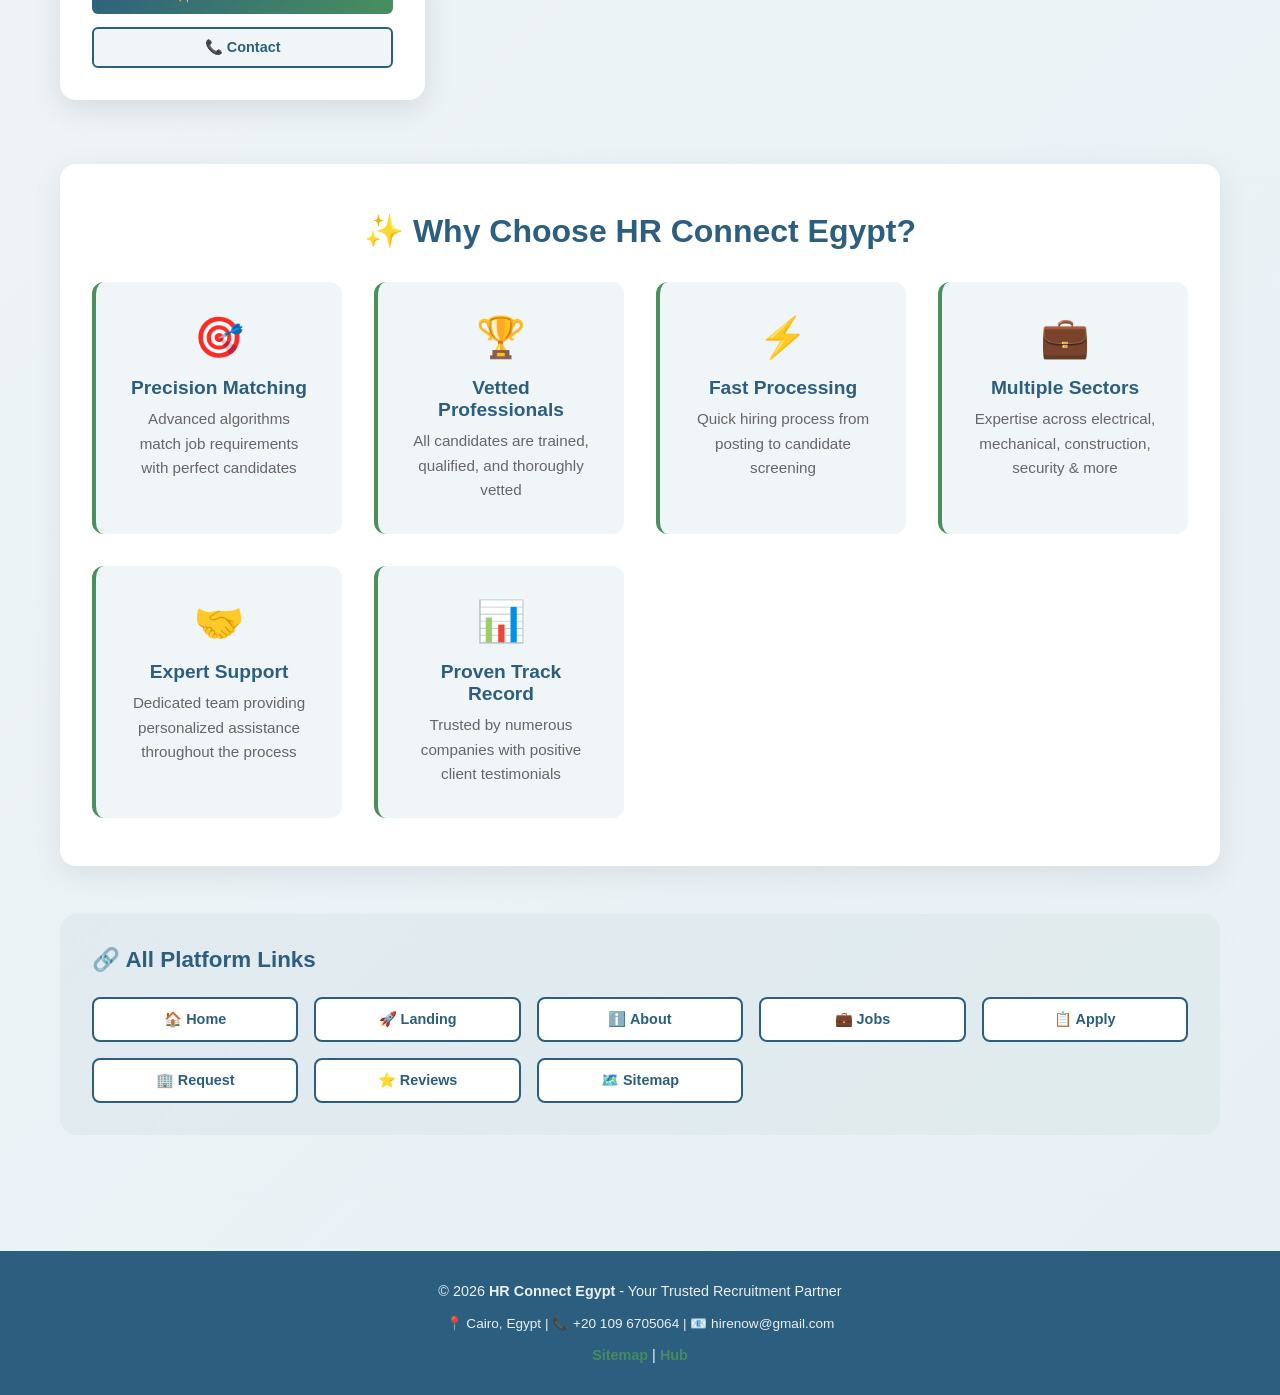
<file: start.html>
<!DOCTYPE html>
<html lang="en">
<head>
  <meta charset="UTF-8">
  <meta name="viewport" content="width=device-width, initial-scale=1.0">
  <meta name="description" content="HR Connect Egypt - Unified Recruitment Platform Hub">
  <meta name="theme-color" content="#2c5f7f">
  <title>HR Connect Egypt - Unified Hub</title>
  <style>
    * {
      margin: 0;
      padding: 0;
      box-sizing: border-box;
    }

    body {
      font-family: 'Segoe UI', Tahoma, Geneva, Verdana, sans-serif;
      background: linear-gradient(135deg, #f0f5f8 0%, #e8f0f5 100%);
      min-height: 100vh;
      color: #333;
    }

    :root {
      --primary: #2c5f7f;
      --accent: #4a8f5e;
      --light: #f0f5f8;
    }

    .container {
      max-width: 1200px;
      margin: 0 auto;
      padding: 20px;
    }

    /* Header */
    header {
      background: linear-gradient(135deg, var(--primary) 0%, var(--accent) 100%);
      color: white;
      padding: 60px 20px;
      text-align: center;
      box-shadow: 0 10px 40px rgba(44, 95, 127, 0.2);
      position: relative;
      overflow: hidden;
    }

    header::before {
      content: '';
      position: absolute;
      top: -50%;
      right: -50%;
      width: 200%;
      height: 200%;
      background: radial-gradient(circle, rgba(255,255,255,0.1) 1px, transparent 1px);
      background-size: 50px 50px;
      animation: moveBackground 20s linear infinite;
    }

    @keyframes moveBackground {
      0% { transform: translate(0, 0); }
      100% { transform: translate(50px, 50px); }
    }

    header > * {
      position: relative;
      z-index: 1;
    }

    header h1 {
      font-size: 3.5rem;
      margin-bottom: 10px;
      font-weight: 800;
      text-shadow: 3px 3px 10px rgba(0, 0, 0, 0.2);
      letter-spacing: 1px;
    }

    header p {
      font-size: 1.3rem;
      opacity: 0.95;
      margin-bottom: 30px;
      text-shadow: 2px 2px 6px rgba(0, 0, 0, 0.1);
    }

    .header-buttons {
      display: flex;
      gap: 15px;
      justify-content: center;
      flex-wrap: wrap;
    }

    .btn {
      padding: 12px 28px;
      border: none;
      border-radius: 8px;
      font-weight: 700;
      cursor: pointer;
      transition: all 0.3s ease;
      text-decoration: none;
      display: inline-flex;
      align-items: center;
      gap: 8px;
      font-size: 0.95rem;
    }

    .btn-primary {
      background: white;
      color: var(--primary);
      box-shadow: 0 4px 15px rgba(0, 0, 0, 0.15);
    }

    .btn-primary:hover {
      transform: translateY(-3px);
      box-shadow: 0 8px 25px rgba(0, 0, 0, 0.2);
    }

    .btn-secondary {
      background: rgba(255, 255, 255, 0.2);
      color: white;
      border: 2px solid white;
    }

    .btn-secondary:hover {
      background: white;
      color: var(--primary);
    }

    /* Main Content */
    .main-hub {
      display: grid;
      grid-template-columns: repeat(auto-fit, minmax(320px, 1fr));
      gap: 2rem;
      margin: 4rem 0;
    }

    .hub-card {
      background: white;
      border-radius: 16px;
      overflow: hidden;
      box-shadow: 0 8px 30px rgba(0, 0, 0, 0.1);
      transition: all 0.3s ease;
      display: flex;
      flex-direction: column;
    }

    .hub-card:hover {
      transform: translateY(-10px);
      box-shadow: 0 15px 50px rgba(44, 95, 127, 0.2);
    }

    .card-header {
      background: linear-gradient(135deg, var(--primary) 0%, var(--accent) 100%);
      color: white;
      padding: 2rem;
      text-align: center;
      font-size: 3rem;
      min-height: 100px;
      display: flex;
      align-items: center;
      justify-content: center;
    }

    .card-content {
      padding: 2rem;
      flex-grow: 1;
      display: flex;
      flex-direction: column;
    }

    .card-title {
      font-size: 1.5rem;
      font-weight: 700;
      color: var(--primary);
      margin-bottom: 1rem;
    }

    .card-description {
      color: #666;
      line-height: 1.7;
      margin-bottom: 1.5rem;
      flex-grow: 1;
    }

    .card-links {
      display: flex;
      flex-direction: column;
      gap: 0.8rem;
    }

    .card-link {
      display: inline-block;
      padding: 10px 16px;
      background: linear-gradient(135deg, var(--primary), var(--accent));
      color: white;
      text-decoration: none;
      border-radius: 6px;
      font-weight: 600;
      text-align: center;
      transition: all 0.3s ease;
      font-size: 0.9rem;
    }

    .card-link:hover {
      transform: translateX(5px);
      box-shadow: 0 6px 20px rgba(44, 95, 127, 0.3);
    }

    .card-link.secondary {
      background: #f0f5f8;
      color: var(--primary);
      border: 2px solid var(--primary);
    }

    .card-link.secondary:hover {
      background: var(--primary);
      color: white;
    }

    /* Features Grid */
    .features {
      background: white;
      padding: 3rem 2rem;
      border-radius: 16px;
      margin: 3rem 0;
      box-shadow: 0 8px 30px rgba(0, 0, 0, 0.08);
    }

    .features h2 {
      text-align: center;
      color: var(--primary);
      font-size: 2rem;
      margin-bottom: 2rem;
    }

    .feature-grid {
      display: grid;
      grid-template-columns: repeat(auto-fit, minmax(250px, 1fr));
      gap: 2rem;
    }

    .feature-item {
      text-align: center;
      padding: 2rem;
      background: var(--light);
      border-radius: 12px;
      transition: all 0.3s ease;
      border-left: 4px solid var(--accent);
    }

    .feature-item:hover {
      transform: translateY(-5px);
      box-shadow: 0 8px 25px rgba(74, 143, 94, 0.15);
    }

    .feature-icon {
      font-size: 2.5rem;
      margin-bottom: 1rem;
    }

    .feature-title {
      font-size: 1.2rem;
      font-weight: 700;
      color: var(--primary);
      margin-bottom: 0.5rem;
    }

    .feature-text {
      color: #666;
      font-size: 0.95rem;
      line-height: 1.6;
    }

    /* Quick Links */
    .quick-links {
      background: linear-gradient(135deg, rgba(44, 95, 127, 0.05), rgba(74, 143, 94, 0.05));
      padding: 2rem;
      border-radius: 16px;
      margin: 2rem 0;
    }

    .quick-links h3 {
      color: var(--primary);
      margin-bottom: 1.5rem;
      font-size: 1.4rem;
    }

    .links-grid {
      display: grid;
      grid-template-columns: repeat(auto-fill, minmax(180px, 1fr));
      gap: 1rem;
    }

    .quick-link {
      display: inline-block;
      padding: 12px 20px;
      background: white;
      color: var(--primary);
      text-decoration: none;
      border-radius: 8px;
      text-align: center;
      font-weight: 600;
      border: 2px solid var(--primary);
      transition: all 0.3s ease;
      font-size: 0.9rem;
    }

    .quick-link:hover {
      background: var(--primary);
      color: white;
      transform: translateY(-3px);
    }

    /* Footer */
    footer {
      background: var(--primary);
      color: white;
      padding: 2rem;
      text-align: center;
      margin-top: 4rem;
      font-size: 0.9rem;
    }

    footer p {
      opacity: 0.9;
    }

    footer a {
      color: var(--accent);
      text-decoration: none;
      font-weight: 600;
    }

    footer a:hover {
      text-decoration: underline;
    }

    /* Responsive */
    @media (max-width: 768px) {
      header h1 {
        font-size: 2.2rem;
      }

      header p {
        font-size: 1rem;
      }

      .header-buttons {
        flex-direction: column;
      }

      .btn {
        width: 100%;
        justify-content: center;
      }

      .main-hub {
        grid-template-columns: 1fr;
        gap: 1.5rem;
      }

      .links-grid {
        grid-template-columns: repeat(auto-fill, minmax(150px, 1fr));
      }
    }

    /* Animations */
    .fade-in {
      animation: fadeIn 0.6s ease-out;
    }

    @keyframes fadeIn {
      from {
        opacity: 0;
        transform: translateY(20px);
      }
      to {
        opacity: 1;
        transform: translateY(0);
      }
    }

    .hub-card {
      animation: fadeIn 0.6s ease-out;
    }

    .hub-card:nth-child(2) {
      animation-delay: 0.1s;
    }

    .hub-card:nth-child(3) {
      animation-delay: 0.2s;
    }

    .hub-card:nth-child(4) {
      animation-delay: 0.3s;
    }
  </style>
</head>
<body>

  <nav class="navbar">
    <div class="container">
      <div class="nav-brand">💼 HR Connect Egypt</div>
      <ul class="nav-links">
        <li><a href="start.html" style="color:#4a8f5e;font-weight:700">⚡ HUB</a></li>
        <li><a href="landing.html">Home</a></li>
        <li><a href="about.html">About</a></li>
        <li><a href="jobs.html">Jobs</a></li>
        <li><a href="testimonials.html">Testimonials</a></li>
        <li><a href="worker.html">Apply for Job</a></li>
        <li><a href="company.html">Request Workers</a></li>
        <li><a href="index.html#contact">Contact</a></li>
      </ul>
    </div>
  </nav>

  <!-- Header -->
  <header>
    <h1>💼 HR Connect Egypt</h1>
    <p>Your Complete Recruitment & Workforce Solution Hub</p>
    <div class="header-buttons">
      <a href="#jobs-section" class="btn btn-primary">🔍 Browse Jobs</a>
      <a href="#apply-section" class="btn btn-primary">📋 Apply Now</a>
      <a href="#request-section" class="btn btn-secondary">🏢 Request Workers</a>
    </div>
  </header>

  <div class="container">

    <!-- Main Hub -->
    <section class="main-hub">

      <!-- Job Seeker Hub -->
      <div class="hub-card" id="jobs-section">
        <div class="card-header">🟢</div>
        <div class="card-content">
          <h2 class="card-title">👨‍💼 For Job Seekers</h2>
          <p class="card-description">
            Explore exciting employment opportunities across multiple sectors including electrical, mechanical, construction, security, and more. Find the perfect job that matches your skills and start your career journey with us.
          </p>
          <div class="card-links">
            <a href="jobs.html" class="card-link">📊 View All Jobs</a>
            <a href="worker.html" class="card-link">📝 Submit Application</a>
            <a href="about.html" class="card-link secondary">ℹ️ About Us</a>
          </div>
        </div>
      </div>

      <!-- Employer Hub -->
      <div class="hub-card" id="request-section">
        <div class="card-header">🔵</div>
        <div class="card-content">
          <h2 class="card-title">🏢 For Employers</h2>
          <p class="card-description">
            Need trained and vetted professionals for your company? Request skilled workers from our pool of qualified candidates. We specialize in providing reliable workforce solutions for all industries.
          </p>
          <div class="card-links">
            <a href="company.html" class="card-link">🤝 Request Workers</a>
            <a href="testimonials.html" class="card-link">⭐ Client Reviews</a>
            <a href="about.html" class="card-link secondary">ℹ️ Learn More</a>
          </div>
        </div>
      </div>

      <!-- Explore Hub -->
      <div class="hub-card">
        <div class="card-header">📍</div>
        <div class="card-content">
          <h2 class="card-title">🗺️ Explore Platform</h2>
          <p class="card-description">
            Navigate through our complete recruitment platform. Access job listings, submit applications, request workers, read testimonials, and learn more about what makes HR Connect Egypt your trusted partner.
          </p>
          <div class="card-links">
            <a href="sitemap.html" class="card-link">🗺️ Full Sitemap</a>
            <a href="landing.html" class="card-link">🚀 Landing Page</a>
            <a href="index.html" class="card-link secondary">🏠 Home</a>
          </div>
        </div>
      </div>

      <!-- Quick Access -->
      <div class="hub-card">
        <div class="card-header">⚡</div>
        <div class="card-content">
          <h2 class="card-title">⚡ Quick Access</h2>
          <p class="card-description">
            Get rapid access to all major platform features. Whether you're looking for jobs, applying for positions, requesting workers, or need more information - everything is just one click away.
          </p>
          <div class="card-links">
            <a href="#" class="card-link" onclick="document.querySelector('.quick-links').scrollIntoView({behavior:'smooth'}); return false;">🔗 All Links</a>
            <a href="testimonials.html" class="card-link">✨ Success Stories</a>
            <a href="index.html#contact" class="card-link secondary">📞 Contact</a>
          </div>
        </div>
      </div>

    </section>

    <!-- Features Section -->
    <section class="features">
      <h2>✨ Why Choose HR Connect Egypt?</h2>
      <div class="feature-grid">
        <div class="feature-item">
          <div class="feature-icon">🎯</div>
          <div class="feature-title">Precision Matching</div>
          <div class="feature-text">Advanced algorithms match job requirements with perfect candidates</div>
        </div>
        <div class="feature-item">
          <div class="feature-icon">🏆</div>
          <div class="feature-title">Vetted Professionals</div>
          <div class="feature-text">All candidates are trained, qualified, and thoroughly vetted</div>
        </div>
        <div class="feature-item">
          <div class="feature-icon">⚡</div>
          <div class="feature-title">Fast Processing</div>
          <div class="feature-text">Quick hiring process from posting to candidate screening</div>
        </div>
        <div class="feature-item">
          <div class="feature-icon">💼</div>
          <div class="feature-title">Multiple Sectors</div>
          <div class="feature-text">Expertise across electrical, mechanical, construction, security & more</div>
        </div>
        <div class="feature-item">
          <div class="feature-icon">🤝</div>
          <div class="feature-title">Expert Support</div>
          <div class="feature-text">Dedicated team providing personalized assistance throughout the process</div>
        </div>
        <div class="feature-item">
          <div class="feature-icon">📊</div>
          <div class="feature-title">Proven Track Record</div>
          <div class="feature-text">Trusted by numerous companies with positive client testimonials</div>
        </div>
      </div>
    </section>

    <!-- Quick Links Section -->
    <section class="quick-links">
      <h3>🔗 All Platform Links</h3>
      <div class="links-grid">
        <a href="index.html" class="quick-link">🏠 Home</a>
        <a href="landing.html" class="quick-link">🚀 Landing</a>
        <a href="about.html" class="quick-link">ℹ️ About</a>
        <a href="jobs.html" class="quick-link">💼 Jobs</a>
        <a href="worker.html" class="quick-link">📋 Apply</a>
        <a href="company.html" class="quick-link">🏢 Request</a>
        <a href="testimonials.html" class="quick-link">⭐ Reviews</a>
        <a href="sitemap.html" class="quick-link">🗺️ Sitemap</a>
      </div>
    </section>

  </div>

  <!-- Footer -->
  <footer>
    <p>&copy; 2026 <strong>HR Connect Egypt</strong> - Your Trusted Recruitment Partner</p>
    <p style="margin-top: 1rem; font-size: 0.85rem;">
      📍 Cairo, Egypt | 📞 +20 109 6705064 | 📧 hirenow@gmail.com
    </p>
    <p style="margin-top: 1rem;">
      <a href="sitemap.html">Sitemap</a> | <a href="start.html">Hub</a>
    </p>
  </footer>

  <script>
    // Add animations on scroll
    const observerOptions = {
      threshold: 0.1,
      rootMargin: '0px 0px -100px 0px'
    };

    const observer = new IntersectionObserver(function(entries) {
      entries.forEach(entry => {
        if (entry.isIntersecting) {
          entry.target.classList.add('fade-in');
        }
      });
    }, observerOptions);

    document.querySelectorAll('.hub-card, .feature-item').forEach(el => {
      observer.observe(el);
    });
  </script>

</body>
</html>
</file>
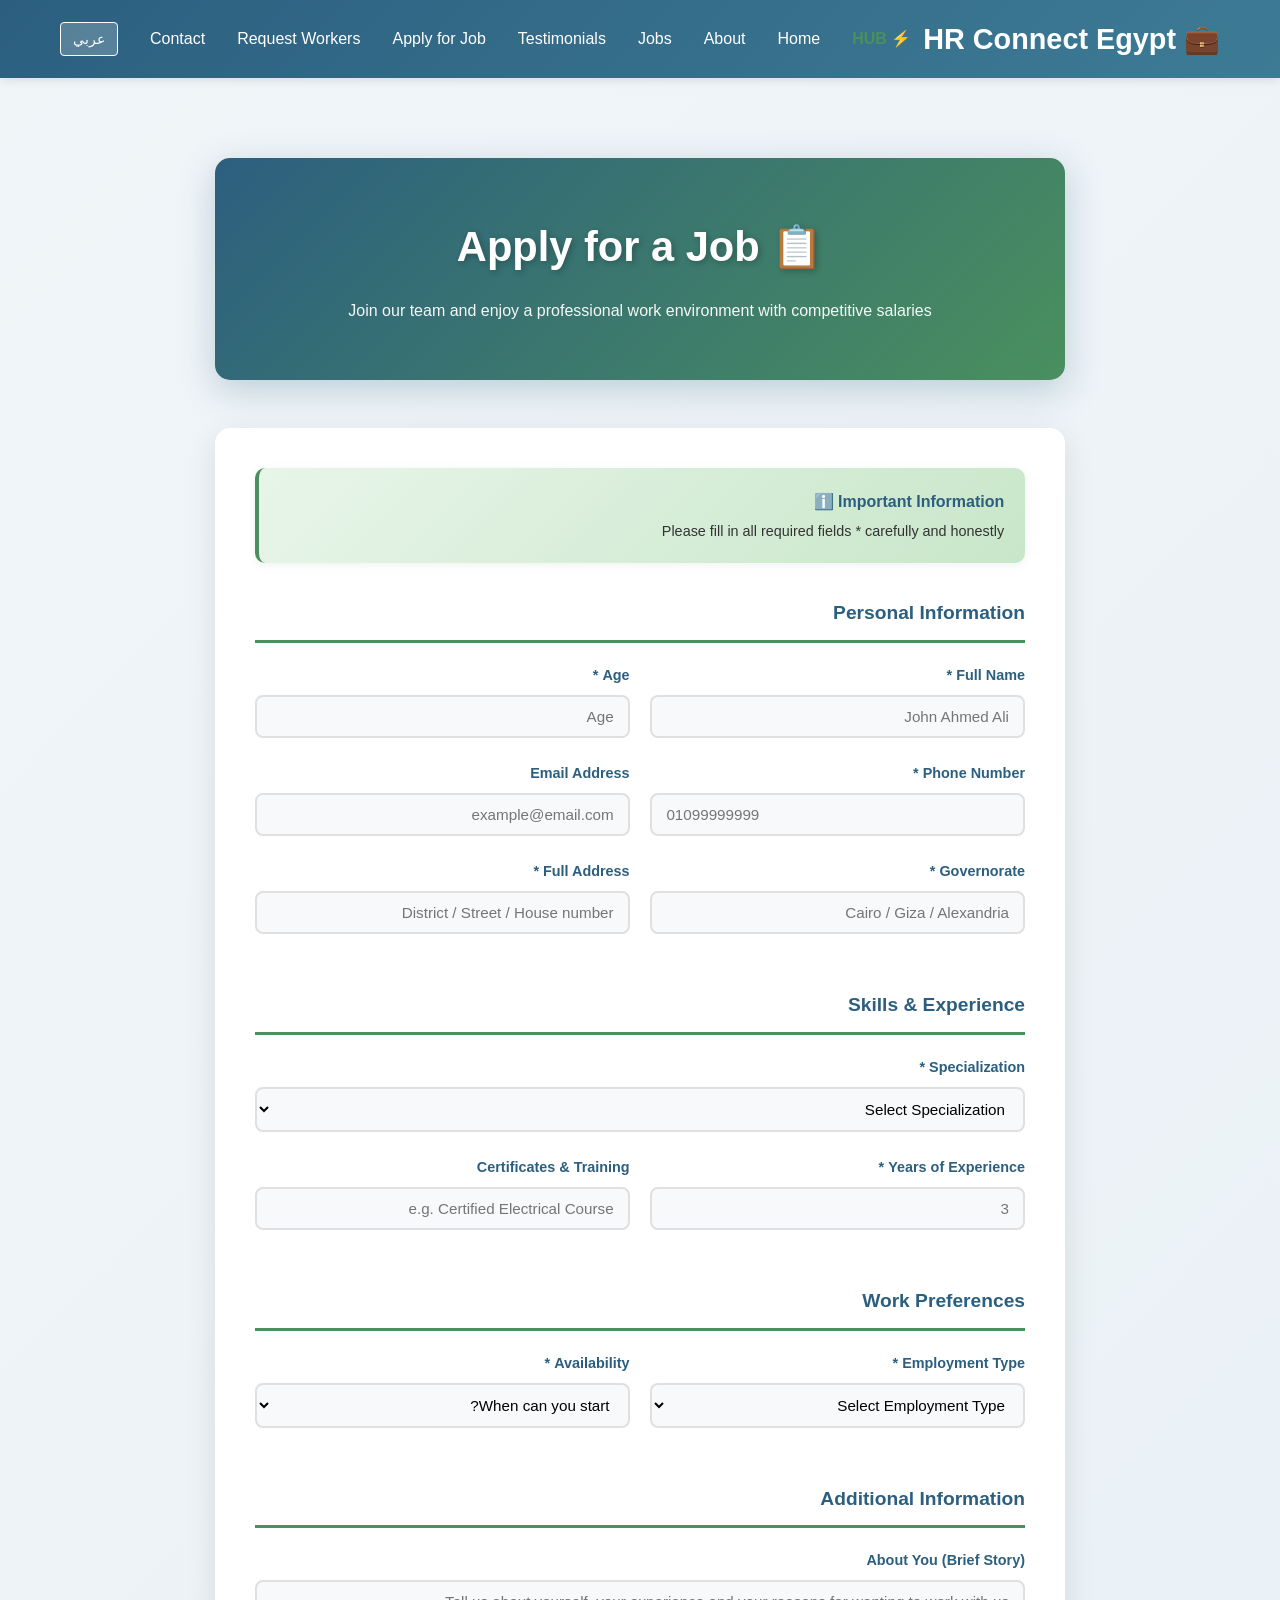
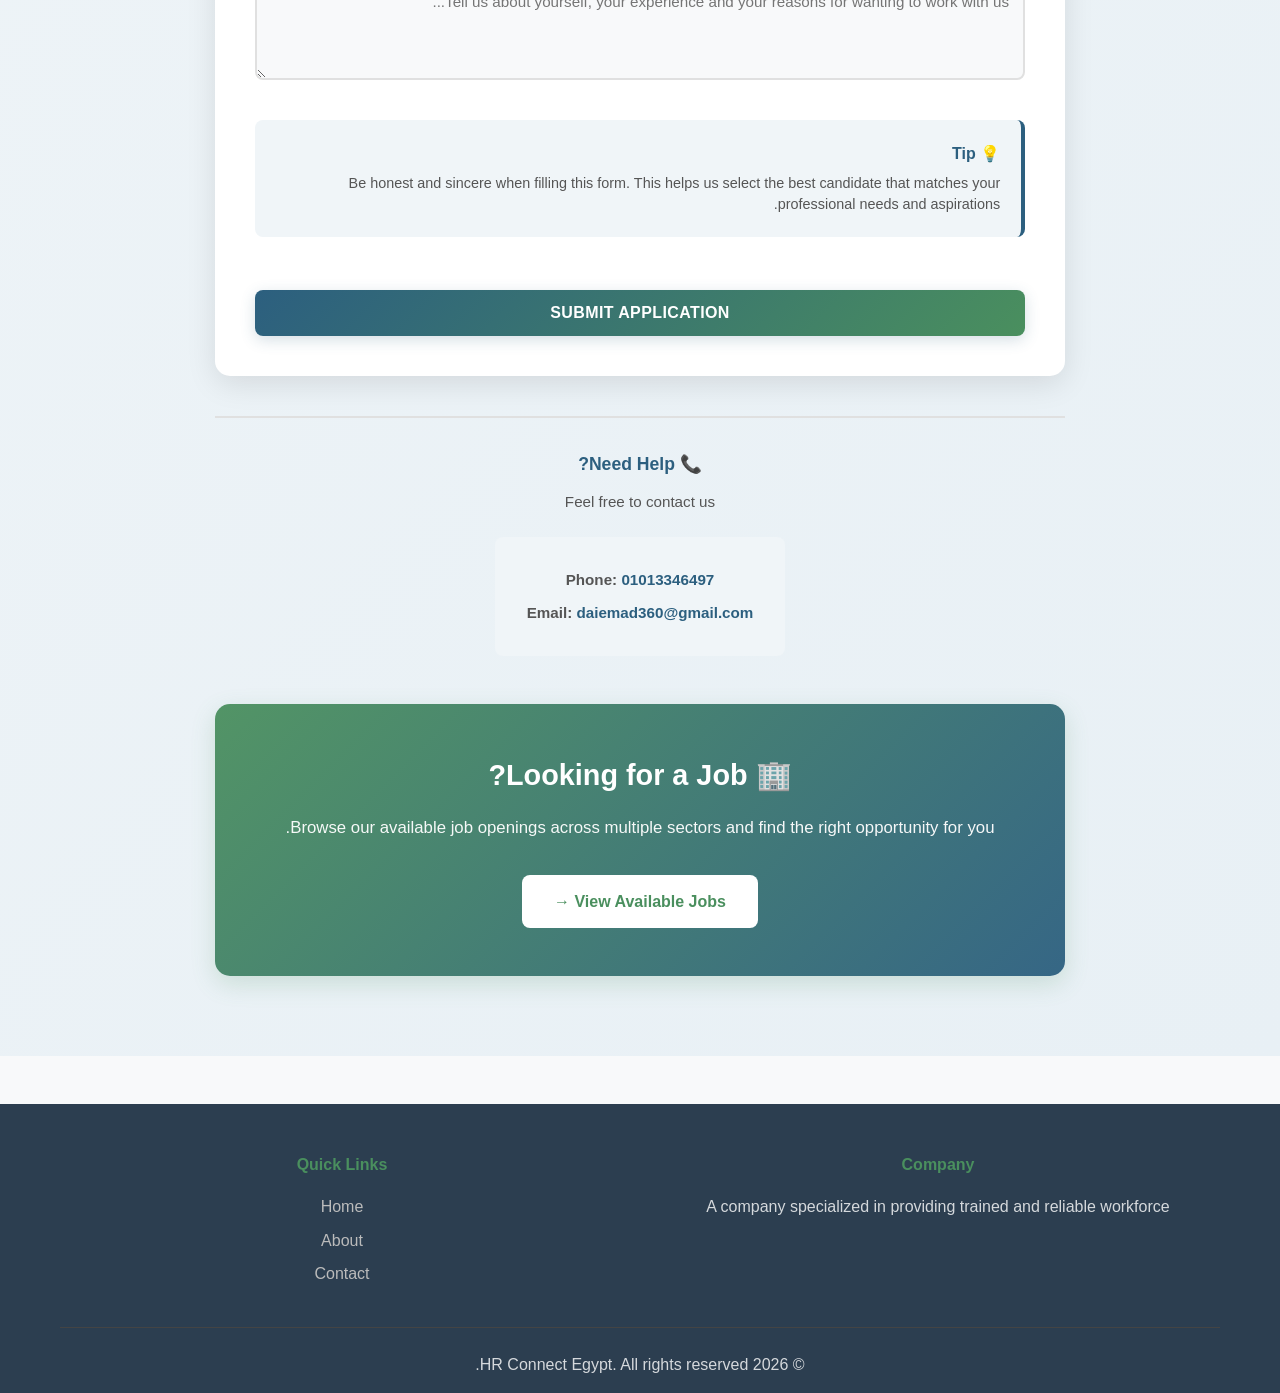
<file: worker.html>
<!DOCTYPE html>
<html lang="en">
<head>
  <meta charset="UTF-8">
  <meta name="viewport" content="width=device-width, initial-scale=1.0">
  <meta name="description" content="Apply for a job at HR Connect Egypt">
  <meta name="theme-color" content="#2c5f7f">
  <title>Apply for a Job - HR Connect Egypt</title>
  <link rel="stylesheet" href="index.css">
  <style>
    .worker-page {
      padding: 80px 20px;
      background: linear-gradient(135deg, #f0f5f8 0%, #e8f0f5 100%);
      min-height: 100vh;
    }

    .worker-container {
      max-width: 850px;
      margin: 0 auto;
    }

    .worker-header {
      background: linear-gradient(135deg, #2c5f7f 0%, #4a8f5e 100%);
      color: white;
      padding: 3.5rem 2rem;
      border-radius: 15px;
      text-align: center;
      margin-bottom: 3rem;
      box-shadow: 0 10px 35px rgba(44, 95, 127, 0.25);
      animation: slideDown 0.6s ease;
    }

    @keyframes slideDown {
      from { opacity: 0; transform: translateY(-30px); }
      to { opacity: 1; transform: translateY(0); }
    }

    .worker-header h1 {
      font-size: 2.6rem;
      margin-bottom: 1rem;
      margin-top: 0;
      font-weight: 800;
      text-shadow: 2px 2px 6px rgba(0, 0, 0, 0.25);
    }

    .worker-header p {
      font-size: 1rem;
      opacity: 0.95;
      line-height: 1.7;
    }

    .worker-form-wrapper {
      background: white;
      padding: 2.5rem;
      border-radius: 15px;
      box-shadow: 0 8px 30px rgba(0, 0, 0, 0.1);
      animation: slideUp 0.6s ease;
    }

    @keyframes slideUp {
      from { opacity: 0; transform: translateY(30px); }
      to { opacity: 1; transform: translateY(0); }
    }

    .form-info {
      background: linear-gradient(135deg, #e8f5e9 0%, #c8e6c9 100%);
      padding: 1.3rem;
      border-radius: 10px;
      margin-bottom: 2.2rem;
      border-left: 4px solid #4a8f5e;
      box-shadow: 0 2px 8px rgba(74, 143, 94, 0.1);
    }

    .form-info h3 {
      color: #2c5f7f;
      margin-bottom: 0.4rem;
      font-size: 1rem;
      font-weight: 700;
    }

    .form-info p {
      color: #333;
      margin: 0;
      line-height: 1.5;
      font-size: 0.9rem;
    }

    .form-section-title {
      color: #2c5f7f;
      font-size: 1.2rem;
      margin-top: 2rem;
      margin-bottom: 1.3rem;
      padding-bottom: 0.7rem;
      border-bottom: 3px solid #4a8f5e;
      font-weight: 700;
    }

    .form-section-title:first-child {
      margin-top: 0;
    }

    .form-group {
      margin-bottom: 1.5rem;
    }

    .form-group label {
      display: block;
      margin-bottom: 0.5rem;
      font-weight: 600;
      color: #2c5f7f;
      font-size: 0.9rem;
    }

    .required {
      color: #e74c3c;
      font-weight: bold;
      margin-left: 0.3rem;
    }

    .form-group input,
    .form-group select,
    .form-group textarea {
      width: 100%;
      padding: 11px 14px;
      border: 2px solid #e0e0e0;
      border-radius: 8px;
      font-size: 0.95rem;
      font-family: inherit;
      transition: all 0.3s ease;
      background-color: #f8f9fa;
    }

    .form-group input:focus,
    .form-group select:focus,
    .form-group textarea:focus {
      outline: none;
      border-color: #4a8f5e;
      background-color: white;
      box-shadow: 0 0 0 3px rgba(74, 143, 94, 0.12);
      transform: translateY(-1px);
    }

    .form-group textarea {
      resize: vertical;
      min-height: 100px;
    }

    .form-row {
      display: grid;
      grid-template-columns: 1fr 1fr;
      gap: 1.3rem;
    }

    .form-group-full {
      grid-column: 1 / -1;
    }

    .btn-submit {
      width: 100%;
      padding: 14px 28px;
      background: linear-gradient(135deg, #2c5f7f 0%, #4a8f5e 100%);
      color: white;
      border: none;
      border-radius: 8px;
      font-size: 1rem;
      font-weight: 700;
      cursor: pointer;
      transition: all 0.3s ease;
      box-shadow: 0 4px 15px rgba(44, 95, 127, 0.2);
      margin-top: 1.3rem;
      text-transform: uppercase;
      letter-spacing: 0.4px;
    }

    .btn-submit:hover {
      transform: translateY(-3px);
      box-shadow: 0 6px 25px rgba(44, 95, 127, 0.3);
    }

    .btn-submit:active {
      transform: translateY(-1px);
    }

    .btn-submit:disabled {
      background: #999;
      cursor: not-allowed;
      box-shadow: none;
    }

    .success-message {
      display: none;
      background: linear-gradient(135deg, #d4edda 0%, #c3e6cb 100%);
      color: #155724;
      padding: 1.3rem;
      border-radius: 10px;
      margin-bottom: 2rem;
      border-left: 4px solid #28a745;
      box-shadow: 0 2px 8px rgba(40, 167, 69, 0.15);
      animation: slideDown 0.5s ease;
    }

    .success-message.show {
      display: block;
    }

    .success-message strong {
      font-size: 1rem;
    }

    .contact-section {
      text-align: center;
      margin-top: 2.5rem;
      padding-top: 2rem;
      border-top: 2px solid #e0e0e0;
    }

    .contact-section h3 {
      color: #2c5f7f;
      margin-bottom: 0.8rem;
      font-size: 1.1rem;
      font-weight: 700;
    }

    .contact-section p {
      color: #555;
      margin: 0.4rem 0;
      line-height: 1.6;
      font-size: 0.95rem;
    }

    .contact-info {
      display: inline-block;
      background: #f0f5f8;
      padding: 1.3rem 2rem;
      border-radius: 8px;
      margin-top: 1rem;
    }

    .contact-info p {
      margin: 0.6rem 0;
    }

    .contact-info a {
      color: #2c5f7f;
      text-decoration: none;
      font-weight: 600;
      transition: color 0.3s ease;
    }

    .contact-info a:hover {
      color: #4a8f5e;
    }

    .form-support {
      background: #f0f5f8;
      padding: 1.3rem;
      border-radius: 8px;
      margin: 2rem 0;
      border-right: 4px solid #2c5f7f;
    }

    .form-support h4 {
      color: #2c5f7f;
      margin-bottom: 0.4rem;
      font-size: 1rem;
      font-weight: 700;
    }

    .form-support p {
      color: #555;
      margin: 0;
      font-size: 0.9rem;
      line-height: 1.5;
    }

    .lang-btn.hidden { display: none; }

    @media (max-width: 768px) {
      .worker-page { padding: 40px 15px; }
      .worker-header { padding: 2.2rem 1.5rem; }
      .worker-header h1 { font-size: 1.8rem; }
      .worker-form-wrapper { padding: 1.8rem 1.3rem; }
      .form-row { grid-template-columns: 1fr; }
      .form-section-title { font-size: 1.05rem; }
      .contact-info { display: block; }
    }
  </style>
</head>
<body>

  <nav class="navbar">
    <div class="container">
      <div class="nav-brand">💼 HR Connect Egypt</div>
      <ul class="nav-links">
        <li><a href="start.html" style="color:#4a8f5e;font-weight:700">⚡ HUB</a></li>
        <li><a href="landing.html" id="navHome">Home</a></li>
        <li><a href="about.html" id="navAbout">About</a></li>
        <li><a href="jobs.html" id="navJobs">Jobs</a></li>
        <li><a href="testimonials.html" id="navTestimonials">Testimonials</a></li>
        <li><a href="worker.html" id="navApply">Apply for Job</a></li>
        <li><a href="company.html" id="navRequest">Request Workers</a></li>
        <li><a href="index.html#contact" id="navContact">Contact</a></li>
        <li class="lang-switch">
          <button onclick="setLanguage('ar')" class="lang-btn hidden" id="btnArabic">عربي</button>
          <button onclick="setLanguage('en')" class="lang-btn hidden" id="btnEnglish">EN</button>
        </li>
      </ul>
    </div>
  </nav>

  <section class="worker-page">
    <div class="worker-container">
      <div class="worker-header">
        <h1 id="pageTitle">📋 Apply for a Job</h1>
        <p id="pageSubtitle">Join our team and enjoy a professional work environment with competitive salaries</p>
      </div>

      <div class="worker-form-wrapper">
        <div class="form-info">
          <h3 id="infoTitle">ℹ️ Important Information</h3>
          <p id="infoText">Please fill in all required fields <span class="required">*</span> carefully and honestly</p>
        </div>

        <form id="workerApplicationForm" method="post">
          <h3 class="form-section-title" id="personalInfoTitle">Personal Information</h3>

          <div class="form-row">
            <div class="form-group">
              <label for="fullNameInput" id="fullNameLabel">Full Name <span class="required">*</span></label>
              <input type="text" id="fullNameInput" name="full_name" placeholder="John Ahmed Ali" required>
            </div>
            <div class="form-group">
              <label for="ageInput" id="ageLabel">Age <span class="required">*</span></label>
              <input type="number" id="ageInput" name="age" min="18" max="70" placeholder="25" required>
            </div>
          </div>

          <div class="form-row">
            <div class="form-group">
              <label for="phoneInput" id="phoneLabel">Phone Number <span class="required">*</span></label>
              <input type="tel" id="phoneInput" name="phone" placeholder="01099999999" required>
            </div>
            <div class="form-group">
              <label for="emailInput" id="emailLabel">Email Address</label>
              <input type="email" id="emailInput" name="email" placeholder="example@email.com">
            </div>
          </div>

          <div class="form-row">
            <div class="form-group">
              <label for="cityInput" id="cityLabel">Governorate <span class="required">*</span></label>
              <input type="text" id="cityInput" name="governorate" placeholder="Cairo / Giza / Alexandria" required>
            </div>
            <div class="form-group">
              <label for="addressInput" id="addressLabel">Full Address <span class="required">*</span></label>
              <input type="text" id="addressInput" name="address" placeholder="District / Street / House number" required>
            </div>
          </div>

          <h3 class="form-section-title" id="skillsTitle">Skills & Experience</h3>

          <div class="form-group form-group-full">
            <label for="jobTypeSelect" id="jobTypeLabel">Specialization <span class="required">*</span></label>
            <select id="jobTypeSelect" name="specialization" required>
              <option value="">Select Specialization</option>
              <option value="electrical">Electrician</option>
              <option value="mechanical">Mechanic</option>
              <option value="construction">Construction Worker</option>
              <option value="security">Security Guard</option>
              <option value="cleaning">Cleaning Staff</option>
              <option value="maintenance">Maintenance Worker</option>
              <option value="driver">Driver</option>
              <option value="other">Other</option>
            </select>
          </div>

          <div class="form-row">
            <div class="form-group">
              <label for="experienceInput" id="experienceLabel">Years of Experience <span class="required">*</span></label>
              <input type="number" id="experienceInput" name="experience_years" min="0" max="50" placeholder="3" required>
            </div>
            <div class="form-group">
              <label for="certificateInput" id="certificateLabel">Certificates & Training</label>
              <input type="text" id="certificateInput" name="certificates" placeholder="e.g. Certified Electrical Course">
            </div>
          </div>

          <h3 class="form-section-title" id="preferencesTitle">Work Preferences</h3>

          <div class="form-row">
            <div class="form-group">
              <label for="employmentTypeSelect" id="employmentTypeLabel">Employment Type <span class="required">*</span></label>
              <select id="employmentTypeSelect" name="employment_type" required>
                <option value="">Select Employment Type</option>
                <option value="permanent">Permanent</option>
                <option value="temporary">Temporary</option>
                <option value="flexible">Flexible</option>
              </select>
            </div>
            <div class="form-group">
              <label for="availabilitySelect" id="availabilityLabel">Availability <span class="required">*</span></label>
              <select id="availabilitySelect" name="availability" required>
                <option value="">When can you start?</option>
                <option value="immediately">Immediately</option>
                <option value="two_weeks">Two Weeks</option>
                <option value="one_month">One Month</option>
              </select>
            </div>
          </div>

          <h3 class="form-section-title" id="additionalTitle">Additional Information</h3>

          <div class="form-group form-group-full">
            <label for="bioInput" id="bioLabel">About You (Brief Story)</label>
            <textarea id="bioInput" name="bio" placeholder="Tell us about yourself, your experience and your reasons for wanting to work with us..."></textarea>
          </div>

          <div class="form-support">
            <h4 id="supportTitle">💡 Tip</h4>
            <p id="supportText">Be honest and sincere when filling this form. This helps us select the best candidate that matches your professional needs and aspirations.</p>
          </div>

          <button type="submit" class="btn-submit" id="submitBtn">Submit Application</button>
        </form>

        <div class="success-message" id="successMessage">
          <strong>✓ Your application has been submitted successfully!</strong><br>
          <span id="successText">Thank you for applying with us. Our team will review your information and contact you soon.</span>
        </div>
      </div>

      <div class="contact-section">
        <h3 id="contactTitle">📞 Need Help?</h3>
        <p id="contactDesc">Feel free to contact us</p>
        <div class="contact-info">
          <p>
            <strong>Phone:</strong> <a href="tel:01013346497">01013346497</a>
          </p>
          <p>
            <strong>Email:</strong> <a href="mailto:daiemad360@gmail.com">daiemad360@gmail.com</a>
          </p>
        </div>
      </div>
    </div>
  </section>

  <footer class="footer">
    <div class="container">
      <div class="footer-content">
        <div class="footer-section">
          <h4 id="footerCompany">Company</h4>
          <p id="footerAboutText">A company specialized in providing trained and reliable workforce</p>
        </div>
        <div class="footer-section">
          <h4 id="footerLinks">Quick Links</h4>
          <ul>
            <li><a href="">Home</a></li>
            <li><a href="">About</a></li>
            <li><a href="">Contact</a></li>
          </ul>
        </div>
      </div>
      <hr>
      <p id="footerText">&copy; 2026 HR Connect Egypt. All rights reserved.</p>
    </div>
  </footer>

  <script>
    let currentLanguage = localStorage.getItem('language') || 'en';

    const texts = {
      en: {
        navHome: 'Home', navAbout: 'About', navJobs: 'Jobs', navTestimonials: 'Testimonials', navContact: 'Contact',
        pageTitle: '📋 Apply for a Job', pageSubtitle: 'Join our team and enjoy a professional work environment with competitive salaries',
        infoTitle: 'ℹ️ Important Information', infoText: 'Please fill in all required fields * carefully and honestly',
        personalInfoTitle: 'Personal Information', fullNameLabel: 'Full Name *', fullNamePlaceholder: 'John Ahmed Ali',
        ageLabel: 'Age *', agePlaceholder: '25', phoneLabel: 'Phone Number *', phonePlaceholder: '01099999999',
        emailLabel: 'Email Address', emailPlaceholder: 'example@email.com', cityLabel: 'Governorate *', cityPlaceholder: 'Cairo / Giza / Alexandria',
        addressLabel: 'Full Address *', addressPlaceholder: 'District / Street / House number',
        skillsTitle: 'Skills & Experience', jobTypeLabel: 'Specialization *', jobTypeSelect: 'Select Specialization',
        electrician: 'Electrician', mechanic: 'Mechanic', constructionWorker: 'Construction Worker', securityGuard: 'Security Guard',
        cleaningStaff: 'Cleaning Staff', maintenanceWorker: 'Maintenance Worker', driver: 'Driver', other: 'Other',
        experienceLabel: 'Years of Experience *', experiencePlaceholder: '3', certificateLabel: 'Certificates & Training',
        certificatePlaceholder: 'e.g. Certified Electrical Course',
        preferencesTitle: 'Work Preferences', employmentTypeLabel: 'Employment Type *', employmentTypeSelect: 'Select Employment Type',
        permanent: 'Permanent', temporary: 'Temporary', flexible: 'Flexible',
        availabilityLabel: 'Availability *', availabilitySelect: 'When can you start?', immediately: 'Immediately',
        twoWeeks: 'Two Weeks', oneMonth: 'One Month',
        additionalTitle: 'Additional Information', bioLabel: 'About You (Brief Story)',
        bioPlaceholder: 'Tell us about yourself, your experience and your reasons for wanting to work with us...',
        supportTitle: '💡 Tip', supportText: 'Be honest and sincere when filling this form. This helps us select the best candidate that matches your professional needs and aspirations.',
        submitBtn: 'Submit Application', successMsg: '✓ Your application has been submitted successfully!',
        successText: 'Thank you for applying with us. Our team will review your information and contact you soon.',
        contactTitle: '📞 Need Help?', contactDesc: 'Feel free to contact us',
        footerCompany: 'Company', footerAboutText: 'A company specialized in providing trained and reliable workforce',
        footerLinks: 'Quick Links', footerText: '&copy; 2026 HR Connect Egypt. All rights reserved.'
      },
      ar: {
        navHome: 'الرئيسية', navAbout: 'عن الشركة', navJobs: 'الوظائف', navTestimonials: 'آراء العملاء', navContact: 'اتصل بنا',
        pageTitle: '📋 قدّم على وظيفة', pageSubtitle: 'انضم إلى فريقنا واستمتع ببيئة عمل احترافية وأجور منافسة',
        infoTitle: 'ℹ️ معلومات مهمة', infoText: 'يرجى ملء جميع الحقول المطلوبة * بعناية وبصدق',
        personalInfoTitle: 'البيانات الشخصية', fullNameLabel: 'الاسم الكامل *', fullNamePlaceholder: 'محمد أحمد علي',
        ageLabel: 'السن *', agePlaceholder: '25', phoneLabel: 'رقم الهاتف *', phonePlaceholder: '01099999999',
        emailLabel: 'البريد الإلكتروني', emailPlaceholder: 'example@email.com', cityLabel: 'المحافظة *', cityPlaceholder: 'القاهرة / الجيزة / الإسكندرية',
        addressLabel: 'العنوان بالتفصيل *', addressPlaceholder: 'الحي / الشارع / رقم المنزل',
        skillsTitle: 'المهارات والخبرة', jobTypeLabel: 'التخصص المطلوب *', jobTypeSelect: 'اختر التخصص',
        electrician: 'كهربائي', mechanic: 'ميكانيكي', constructionWorker: 'عامل بناء', securityGuard: 'حارس أمن',
        cleaningStaff: 'عامل نظافة', maintenanceWorker: 'عامل صيانة', driver: 'سائق', other: 'أخرى',
        experienceLabel: 'سنوات الخبرة *', experiencePlaceholder: '3', certificateLabel: 'الشهادات والتدريبات',
        certificatePlaceholder: 'مثل: دورة كهربائية معتمدة',
        preferencesTitle: 'تفضيلات العمل', employmentTypeLabel: 'نوع العقد *', employmentTypeSelect: 'اختر نوع العقد',
        permanent: 'دائم', temporary: 'مؤقت', flexible: 'مرن',
        availabilityLabel: 'توفرك للعمل *', availabilitySelect: 'متى يمكنك البدء؟', immediately: 'فوراً',
        twoWeeks: 'أسبوعين', oneMonth: 'شهر',
        additionalTitle: 'معلومات إضافية', bioLabel: 'عن نفسك (قصة قصيرة)',
        bioPlaceholder: 'اخبرنا عن نفسك وعن خبرتك وأسباب رغبتك في العمل معنا...',
        supportTitle: '💡 نصيحة', supportText: 'كن صادقاً وصريحاً في ملء النموذج. هذا يساعدنا على اختيار أفضل موظف يناسب احتياجاتك المهنية وطموحاتك.',
        submitBtn: 'إرسال الطلب', successMsg: '✓ تم إرسال طلبك بنجاح!',
        successText: 'شكراً لتقديمك على وظيفة معنا. سيقوم فريقنا بمراجعة بيانات طلبك والتواصل معك قريباً.',
        contactTitle: '📞 هل تحتاج إلى مساعدة؟', contactDesc: 'لا تتردد في التواصل معنا',
        footerCompany: 'الشركة', footerAboutText: 'شركة متخصصة في توفير العمالة المدربة والموثوقة',
        footerLinks: 'الروابط السريعة', footerText: '&copy; 2026 شركة توظيف عمال. جميع الحقوق محفوظة.'
      }
    };

    function setLanguage(lang) {
      currentLanguage = lang;
      localStorage.setItem('language', lang);
      document.documentElement.lang = lang;
      document.body.dir = lang === 'ar' ? 'rtl' : 'ltr';

      const btnAr = document.getElementById('btnArabic');
      const btnEn = document.getElementById('btnEnglish');
      if (btnAr) btnAr.classList.toggle('hidden', lang === 'ar');
      if (btnEn) btnEn.classList.toggle('hidden', lang === 'en');

      const t = texts[lang] || texts.en;
      const setIf = (id, val) => { const el = document.getElementById(id); if (el) el.innerHTML = val; };
      
      setIf('navHome', t.navHome); setIf('navAbout', t.navAbout); setIf('navJobs', t.navJobs); 
      setIf('navTestimonials', t.navTestimonials); setIf('navContact', t.navContact);
      setIf('pageTitle', t.pageTitle); setIf('pageSubtitle', t.pageSubtitle);
      setIf('infoTitle', t.infoTitle); setIf('infoText', t.infoText);
      setIf('personalInfoTitle', t.personalInfoTitle); setIf('fullNameLabel', t.fullNameLabel);
      setIf('ageLabel', t.ageLabel); setIf('phoneLabel', t.phoneLabel); setIf('emailLabel', t.emailLabel);
      setIf('cityLabel', t.cityLabel); setIf('addressLabel', t.addressLabel);
      setIf('skillsTitle', t.skillsTitle); setIf('jobTypeLabel', t.jobTypeLabel);
      setIf('experienceLabel', t.experienceLabel); setIf('certificateLabel', t.certificateLabel);
      setIf('preferencesTitle', t.preferencesTitle); setIf('employmentTypeLabel', t.employmentTypeLabel);
      setIf('availabilityLabel', t.availabilityLabel);
      setIf('additionalTitle', t.additionalTitle); setIf('bioLabel', t.bioLabel);
      setIf('supportTitle', t.supportTitle); setIf('supportText', t.supportText);
      setIf('submitBtn', t.submitBtn);
      setIf('contactTitle', t.contactTitle); setIf('contactDesc', t.contactDesc);
      setIf('footerCompany', t.footerCompany); setIf('footerAboutText', t.footerAboutText);
      setIf('footerLinks', t.footerLinks); setIf('footerText', t.footerText);

      // Update select options
      const jobTypeSelect = document.getElementById('jobTypeSelect');
      if (jobTypeSelect) {
        jobTypeSelect.innerHTML = `
          <option value="">${t.jobTypeSelect}</option>
          <option value="electrical">${t.electrician}</option>
          <option value="mechanical">${t.mechanic}</option>
          <option value="construction">${t.constructionWorker}</option>
          <option value="security">${t.securityGuard}</option>
          <option value="cleaning">${t.cleaningStaff}</option>
          <option value="maintenance">${t.maintenanceWorker}</option>
          <option value="driver">${t.driver}</option>
          <option value="other">${t.other}</option>
        `;
      }

      const employmentTypeSelect = document.getElementById('employmentTypeSelect');
      if (employmentTypeSelect) {
        employmentTypeSelect.innerHTML = `
          <option value="">${t.employmentTypeSelect}</option>
          <option value="permanent">${t.permanent}</option>
          <option value="temporary">${t.temporary}</option>
          <option value="flexible">${t.flexible}</option>
        `;
      }

      const availabilitySelect = document.getElementById('availabilitySelect');
      if (availabilitySelect) {
        availabilitySelect.innerHTML = `
          <option value="">${t.availabilitySelect}</option>
          <option value="immediately">${t.immediately}</option>
          <option value="two_weeks">${t.twoWeeks}</option>
          <option value="one_month">${t.oneMonth}</option>
        `;
      }

      // Update input placeholders
      const fullNameInput = document.getElementById('fullNameInput');
      if (fullNameInput) fullNameInput.placeholder = t.fullNamePlaceholder;
      
      const ageInput = document.getElementById('ageInput');
      if (ageInput) ageInput.placeholder = t.ageLabel.split(' ')[0];
      
      const phoneInput = document.getElementById('phoneInput');
      if (phoneInput) phoneInput.placeholder = t.phonePlaceholder;
      
      const emailInput = document.getElementById('emailInput');
      if (emailInput) emailInput.placeholder = t.emailPlaceholder;
      
      const cityInput = document.getElementById('cityInput');
      if (cityInput) cityInput.placeholder = t.cityPlaceholder;
      
      const addressInput = document.getElementById('addressInput');
      if (addressInput) addressInput.placeholder = t.addressPlaceholder;
      
      const experienceInput = document.getElementById('experienceInput');
      if (experienceInput) experienceInput.placeholder = t.experiencePlaceholder;
      
      const certificateInput = document.getElementById('certificateInput');
      if (certificateInput) certificateInput.placeholder = t.certificatePlaceholder;
      
      const bioInput = document.getElementById('bioInput');
      if (bioInput) bioInput.placeholder = t.bioPlaceholder;

      // Update success message
      const successMessage = document.getElementById('successMessage');
      if (successMessage && successMessage.classList.contains('show')) {
        successMessage.innerHTML = `<strong>${t.successMsg}</strong><br><span id="successText">${t.successText}</span>`;
      }
    }

    document.addEventListener('DOMContentLoaded', function() {
      setLanguage(currentLanguage);
      const btnAr = document.getElementById('btnArabic');
      const btnEn = document.getElementById('btnEnglish');
      if (btnAr) btnAr.classList.toggle('hidden', currentLanguage === 'ar');
      if (btnEn) btnEn.classList.toggle('hidden', currentLanguage === 'en');
    });

    document.getElementById('workerApplicationForm').addEventListener('submit', function(e) {
      e.preventDefault();

      const submitBtn = document.getElementById('submitBtn');
      const originalText = submitBtn.textContent;
      submitBtn.textContent = 'جاري الإرسال...';
      submitBtn.disabled = true;

      const formData = new FormData();
      formData.append('full_name', document.getElementById('fullNameInput').value);
      formData.append('age', document.getElementById('ageInput').value);
      formData.append('phone', document.getElementById('phoneInput').value);
      formData.append('email', document.getElementById('emailInput').value);
      formData.append('governorate', document.getElementById('cityInput').value);
      formData.append('address', document.getElementById('addressInput').value);
      formData.append('specialization', document.getElementById('jobTypeSelect').value);
      formData.append('experience_years', document.getElementById('experienceInput').value);
      formData.append('certificates', document.getElementById('certificateInput').value);
      formData.append('employment_type', document.getElementById('employmentTypeSelect').value);
      formData.append('availability', document.getElementById('availabilitySelect').value);
      formData.append('bio', document.getElementById('bioInput').value);

      fetch('submit_worker.php', {
        method: 'POST',
        body: formData
      })
      .then(response => {
        if (!response.ok) {
          // try to read text for debugging
          return response.text().then(txt => { throw new Error(txt || response.statusText); });
        }
        return response.json();
      })
      .then(data => {
        const successMessage = document.getElementById('successMessage');
        if (data.success) {
          successMessage.innerHTML = `<strong>✓ تم إرسال طلبك بنجاح!</strong><br><span>${data.message}</span>`;
          successMessage.classList.add('show');
          this.reset();
          setTimeout(() => {
            successMessage.classList.remove('show');
          }, 6000);
          successMessage.scrollIntoView({ behavior: 'smooth', block: 'center' });
        } else {
          let errorMsg = data.message;
          if (data.errors && data.errors.length > 0) {
            errorMsg += '<br><br>الأخطاء:<br>' + data.errors.join('<br>');
          }
          successMessage.innerHTML = `<strong>❌ خطأ:</strong><br><span>${errorMsg}</span>`;
          successMessage.classList.add('show');
          setTimeout(() => {
            successMessage.classList.remove('show');
          }, 8000);
        }
      })
      .catch(error => {
        console.error('Error:', error);
        const successMessage = document.getElementById('successMessage');
        let msg = 'حدث خطأ في الإرسال. يرجى المحاولة مرة أخرى.';
        if (error && error.message) {
          msg += `<br><small>${error.message}</small>`;
        }
        successMessage.innerHTML = `<strong>❌ خطأ:</strong><br><span>${msg}</span>`;
        successMessage.classList.add('show');
        setTimeout(() => {
          successMessage.classList.remove('show');
        }, 5000);
      })
      .finally(() => {
        submitBtn.textContent = originalText;
        submitBtn.disabled = false;
      });
    });

    // Add cross-link section
    const crossLinkSection = document.createElement('div');
    crossLinkSection.innerHTML = `
      <div style="background:linear-gradient(135deg,rgba(74,143,94,0.95),rgba(44,95,127,0.95));color:white;padding:3rem 2rem;border-radius:15px;margin:3rem 0 0 0;text-align:center;box-shadow:0 8px 25px rgba(74,143,94,0.2)">
        <h3 style="font-size:1.8rem;margin-bottom:1rem;font-weight:bold">🏢 Looking for a Job?</h3>
        <p style="font-size:1.05rem;margin-bottom:2rem;opacity:0.95;line-height:1.7">Browse our available job openings across multiple sectors and find the right opportunity for you.</p>
        <a href="jobs.html" style="display:inline-block;background:white;color:#4a8f5e;padding:14px 32px;border-radius:8px;text-decoration:none;font-weight:700;transition:all 0.3s;font-size:1rem">View Available Jobs →</a>
      </div>
    `;
    const contactSection = document.querySelector('.contact-section');
    if (contactSection) contactSection.parentNode.insertBefore(crossLinkSection, contactSection.nextSibling);
  </script>
  <script src="index.js"></script>
</body>
</html>
</file>
<file: index.css>
* {
  margin: 0;
  padding: 0;
  box-sizing: border-box;
}

body {
  font-family: 'Segoe UI', Tahoma, Geneva, Verdana, sans-serif;
  direction: rtl;
  background-color: #f8f9fa;
  color: #333;
  line-height: 1.6;
  transition: background-color 0.3s ease;
}

.container {
  max-width: 1200px;
  margin: 0 auto;
  padding: 0 20px;
}

/* شريط التنقل */
.navbar {
  background: linear-gradient(135deg, #2c5f7f 0%, #3d7b95 100%);
  padding: 1rem 0;
  position: sticky;
  top: 0;
  z-index: 100;
  box-shadow: 0 2px 10px rgba(0, 0, 0, 0.1);
}

.navbar .container {
  display: flex;
  justify-content: space-between;
  align-items: center;
}

.nav-brand {
  font-size: 1.8rem;
  font-weight: bold;
  color: white;
}

.nav-links {
  display: flex;
  list-style: none;
  gap: 2rem;
  align-items: center;
}

.nav-links a {
  color: white;
  text-decoration: none;
  font-weight: 500;
  transition: all 0.3s ease;
  position: relative;
  padding-bottom: 5px;
}

.nav-links a:hover {
  opacity: 0.8;
  border-bottom: 2px solid white;
}

.lang-switch {
  display: flex;
  gap: 0.5rem;
}

.lang-btn {
  padding: 8px 12px;
  background-color: rgba(255, 255, 255, 0.2);
  border: 1px solid white;
  color: white;
  border-radius: 4px;
  cursor: pointer;
  font-size: 0.9rem;
  transition: all 0.3s;
}

.lang-btn:hover {
  background-color: white;
  color: #2c5f7f;
}

/* إخفاء الأزرار غير المستخدمة */
.lang-btn.hidden {
  display: none;
}

/* القسم الرئيسي */
.hero {
  background: linear-gradient(rgba(44, 95, 127, 0.7), rgba(74, 143, 94, 0.7)), 
              url('https://images.unsplash.com/photo-1552664730-d307ca884978?w=1200&h=600&fit=crop') center/cover no-repeat;
  color: white;
  padding: 100px 20px;
  text-align: center;
  min-height: 600px;
  display: flex;
  align-items: center;
  justify-content: center;
  position: relative;
}

.hero-content h1 {
  font-size: 3.5rem;
  margin-bottom: 1rem;
  text-shadow: 2px 2px 4px rgba(0, 0, 0, 0.2);
}

.hero-content p {
  font-size: 1.3rem;
  margin-bottom: 2rem;
  opacity: 0.95;
}

/* الأزرار */
.buttons {
  display: flex;
  gap: 1rem;
  justify-content: center;
  flex-wrap: wrap;
}

.btn {
  padding: 14px 30px;
  border: none;
  font-size: 1rem;
  cursor: pointer;
  border-radius: 8px;
  transition: all 0.3s ease;
  font-weight: 600;
  box-shadow: 0 4px 15px rgba(0, 0, 0, 0.2);
  position: relative;
  overflow: hidden;
  text-decoration: none;
  display: inline-block;
}

.btn-primary {
  background: linear-gradient(135deg, #2c5f7f 0%, #4a8f5e 100%);
  color: white;
}

.btn-primary:hover {
  transform: translateY(-3px);
  box-shadow: 0 6px 20px rgba(44, 95, 127, 0.4);
}

.btn-secondary {
  background-color: white;
  color: #2c5f7f;
}

.btn-secondary:hover {
  transform: translateY(-3px);
  box-shadow: 0 6px 20px rgba(0, 0, 0, 0.15);
}

/* قسم عن الشركة */
.about {
  padding: 80px 20px;
  background-color: white;
  background-image: url('about-background.svg');
  background-size: cover;
  background-position: center;
  background-attachment: fixed;
  position: relative;
}

.about::before {
  content: '';
  position: absolute;
  top: 0;
  left: 0;
  right: 0;
  bottom: 0;
  background-color: rgba(255, 255, 255, 0.92);
  z-index: 0;
}

.about > .container {
  position: relative;
  z-index: 1;
}

/* Title section with background image */
.about-title-section {
  background-image: url('https://images.unsplash.com/photo-1552664730-d307ca884978?w=1200&h=600&fit=crop');
  background-size: cover;
  background-position: center;
  background-repeat: no-repeat;
  padding: 80px 20px;
  margin-bottom: 3rem;
  border-radius: 15px;
  position: relative;
  min-height: 350px;
  display: flex;
  align-items: center;
  justify-content: center;
  box-shadow: 0 10px 40px rgba(44, 95, 127, 0.2);
  overflow: hidden;
}

.about-title-section::before {
  content: '';
  position: absolute;
  top: 0;
  left: 0;
  right: 0;
  bottom: 0;
  background: linear-gradient(135deg, rgba(44, 95, 127, 0.5) 0%, rgba(74, 143, 94, 0.4) 100%);
  z-index: 1;
}

.about-title-section h2 {
  position: relative;
  z-index: 2;
  font-size: 3.5rem;
  color: white;
  text-shadow: 3px 3px 8px rgba(0, 0, 0, 0.3);
  margin: 0;
  text-align: center;
  font-weight: bold;
  letter-spacing: 1px;
}

@media (max-width: 768px) {
  .about-title-section {
    padding: 60px 15px;
    min-height: 280px;
  }
  
  .about-title-section h2 {
    font-size: 2.5rem;
  }
}

.about h2 {
  font-size: 2.5rem;
  text-align: center;
  margin-bottom: 1rem;
  color: #2c5f7f;
}

.about > .container > p {
  text-align: center;
  font-size: 1.1rem;
  color: #666;
  margin-bottom: 3rem;
}

/* إحصائيات الشركة */
.stats-container {
  display: grid;
  grid-template-columns: repeat(auto-fit, minmax(200px, 1fr));
  gap: 2rem;
  margin-bottom: 4rem;
  padding: 2rem;
  background: linear-gradient(135deg, #f0f5f8 0%, #e8f0f5 100%);
  border-radius: 12px;
}

.stat-box {
  text-align: center;
  padding: 2rem;
  background: white;
  border-radius: 12px;
  box-shadow: 0 4px 15px rgba(0, 0, 0, 0.08);
  transition: all 0.3s ease;
  border-top: 4px solid #4a8f5e;
}

.stat-box:hover {
  transform: translateY(-8px);
  box-shadow: 0 8px 25px rgba(0, 0, 0, 0.12);
}

.stat-box h3 {
  font-size: 2.5rem;
  color: #2c5f7f;
  margin-bottom: 0.5rem;
  font-weight: bold;
}

.stat-box p {
  color: #666;
  font-size: 1rem;
}

/* الرؤية والرسالة */
.mission-vision-container {
  display: grid;
  grid-template-columns: repeat(auto-fit, minmax(300px, 1fr));
  gap: 2rem;
  margin-bottom: 3rem;
}

.mission-card,
.vision-card {
  background: linear-gradient(135deg, #2c5f7f 0%, #4a8f5e 100%);
  color: white;
  padding: 2rem;
  border-radius: 12px;
  box-shadow: 0 6px 20px rgba(44, 95, 127, 0.2);
  transition: all 0.3s ease;
}

.mission-card:hover,
.vision-card:hover {
  transform: translateY(-10px);
  box-shadow: 0 10px 30px rgba(44, 95, 127, 0.3);
}

.mission-card h3,
.vision-card h3 {
  font-size: 1.5rem;
  margin-bottom: 1rem;
  font-weight: 600;
}

.mission-card p,
.vision-card p {
  line-height: 1.8;
  font-size: 1rem;
  opacity: 0.95;
}

/* المميزات */
.features {
  display: grid;
  grid-template-columns: repeat(auto-fit, minmax(250px, 1fr));
  gap: 2rem;
  margin-top: 2rem;
}

.feature-card {
  background: #f8f9fa;
  padding: 2rem;
  border-radius: 12px;
  text-align: center;
  transition: all 0.3s ease;
  border: 2px solid #f0f0f0;
}

.feature-card:hover {
  transform: translateY(-10px);
  box-shadow: 0 10px 30px rgba(0, 0, 0, 0.1);
  border-color: #4a8f5e;
}

.feature-icon {
  font-size: 3rem;
  margin-bottom: 1rem;
}

.feature-card h3 {
  color: #2c5f7f;
  margin-bottom: 0.5rem;
}

.feature-card p {
  color: #666;
}

/* قسم النماذج */
.forms-section {
  padding: 80px 20px;
  background-color: #f8f9fa;
}

.forms-section h2 {
  font-size: 2.5rem;
  text-align: center;
  margin-bottom: 3rem;
  color: #2c5f7f;
}

.forms-container {
  display: grid;
  grid-template-columns: repeat(auto-fit, minmax(300px, 1fr));
  gap: 2rem;
}

.form-box {
  background: white;
  padding: 2rem;
  border-radius: 12px;
  box-shadow: 0 4px 15px rgba(0, 0, 0, 0.1);
}

.form-box h3 {
  color: #2c5f7f;
  margin-bottom: 1.5rem;
  font-size: 1.5rem;
}

.form-box form {
  display: flex;
  flex-direction: column;
  gap: 1rem;
}

.form-box input,
.form-box select {
  padding: 12px;
  border: 1px solid #ddd;
  border-radius: 6px;
  font-size: 1rem;
  transition: border 0.3s;
  font-family: inherit;
}

.form-box input:focus,
.form-box select:focus {
  outline: none;
  border-color: #2c5f7f;
  box-shadow: 0 0 8px rgba(44, 95, 127, 0.2);
}

.form-box button {
  margin-top: 1rem;
}

/* التذييل */
.footer {
  background: #333;
  color: white;
  text-align: center;
  padding: 2rem;
  margin-top: 3rem;
}

/* قسم الوظائف */
.jobs-section {
  padding: 80px 20px;
  background: white;
}

.jobs-section h2 {
  font-size: 2.5rem;
  text-align: center;
  margin-bottom: 3rem;
  color: #2c5f7f;
}

.jobs-grid {
  display: grid;
  grid-template-columns: repeat(auto-fill, minmax(280px, 1fr));
  gap: 2rem;
}

.job-card {
  background: linear-gradient(135deg, #f0f5f8 0%, #e8f0f5 100%);
  padding: 2rem;
  border-radius: 12px;
  border-left: 4px solid #4a8f5e;
  transition: all 0.3s ease;
  cursor: pointer;
}

.job-card:hover {
  transform: translateX(-5px);
  box-shadow: 0 10px 30px rgba(44, 95, 127, 0.2);
}

.job-title {
  font-size: 1.3rem;
  color: #2c5f7f;
  margin-bottom: 0.5rem;
  font-weight: 600;
}

.job-salary {
  color: #28a745;
  font-weight: 600;
  margin-bottom: 1rem;
}

.job-description {
  color: #666;
  font-size: 0.95rem;
  line-height: 1.5;
}

/* قسم الآراء */
.testimonials-section {
  padding: 80px 20px;
  background: linear-gradient(135deg, #f8f9fa 0%, #e9ecef 100%);
}

.testimonials-section h2 {
  font-size: 2.5rem;
  text-align: center;
  margin-bottom: 3rem;
  color: #2c5f7f;
}

.testimonials-grid {
  display: grid;
  grid-template-columns: repeat(auto-fit, minmax(300px, 1fr));
  gap: 2rem;
}

.testimonial-card {
  background: white;
  padding: 2rem;
  border-radius: 12px;
  box-shadow: 0 4px 15px rgba(0, 0, 0, 0.1);
  transition: all 0.3s ease;
}

.testimonial-card:hover {
  transform: translateY(-8px);
  box-shadow: 0 10px 30px rgba(0, 0, 0, 0.15);
}

.stars {
  font-size: 1.2rem;
  margin-bottom: 1rem;
}

.testimonial-card p {
  color: #555;
  line-height: 1.6;
  margin-bottom: 1rem;
  font-style: italic;
}

.testimonial-card h4 {
  color: #2c5f7f;
  font-size: 0.95rem;
}

/* قسم معلومات التواصل */
.contact-info-section {
  padding: 80px 20px;
  background: white;
}

.contact-info-section h2 {
  font-size: 2.5rem;
  text-align: center;
  margin-bottom: 3rem;
  color: #2c5f7f;
}

.info-grid {
  display: grid;
  grid-template-columns: repeat(auto-fit, minmax(280px, 1fr));
  gap: 2rem;
}

.info-card {
  background: linear-gradient(135deg, #2c5f7f 0%, #4a8f5e 100%);
  color: white;
  padding: 2rem;
  border-radius: 12px;
  text-align: center;
  transition: all 0.3s ease;
}

.info-card:hover {
  transform: translateY(-10px);
  box-shadow: 0 10px 30px rgba(44, 95, 127, 0.4);
}

.info-icon {
  font-size: 3rem;
  margin-bottom: 1rem;
}

.info-card h3 {
  font-size: 1.1rem;
  margin-bottom: 0.5rem;
  font-weight: 600;
}

.info-card p {
  opacity: 0.95;
}

/* تحسين التذييل */
.footer {
  background: #2c3e50;
  color: white;
  padding: 3rem 20px 1rem;
  margin-top: 3rem;
}

.footer-content {
  display: grid;
  grid-template-columns: repeat(auto-fit, minmax(200px, 1fr));
  gap: 2rem;
  margin-bottom: 2rem;
}

.footer-section h4 {
  margin-bottom: 1rem;
  color: #4a8f5e;
}

.footer-section ul {
  list-style: none;
}

.footer-section ul li {
  margin-bottom: 0.5rem;
}

.footer-section a {
  color: #bbb;
  text-decoration: none;
  transition: color 0.3s;
}

.footer-section a:hover {
  color: #4a8f5e;
}

.footer hr {
  border: none;
  border-top: 1px solid #444;
  margin: 1.5rem 0;
}

.footer p {
  text-align: center;
  opacity: 0.8;
}

/* Smooth scroll */
html {
  scroll-behavior: smooth;
}

/* Animation للعناصر */
@keyframes fadeInUp {
  from {
    opacity: 0;
    transform: translateY(30px);
  }
  to {
    opacity: 1;
    transform: translateY(0);
  }
}

.feature-card, .job-card, .testimonial-card, .info-card, .form-box {
  animation: fadeInUp 0.6s ease-out;
}

/* واجهة ديناميكية للجوال */
@media (max-width: 768px) {
  .hero-content h1 {
    font-size: 2rem;
  }

  .hero-content p {
    font-size: 1rem;
  }

  .nav-links {
    gap: 1rem;
  }

  .buttons {
    flex-direction: column;
  }

  .btn {
    width: 100%;
  }

  .about h2,
  .forms-section h2,
  .jobs-section h2,
  .testimonials-section h2,
  .contact-info-section h2 {
    font-size: 1.8rem;
  }

  .testimonials-grid,
  .jobs-grid,
  .info-grid {
    grid-template-columns: 1fr;
  }
}
</file>
